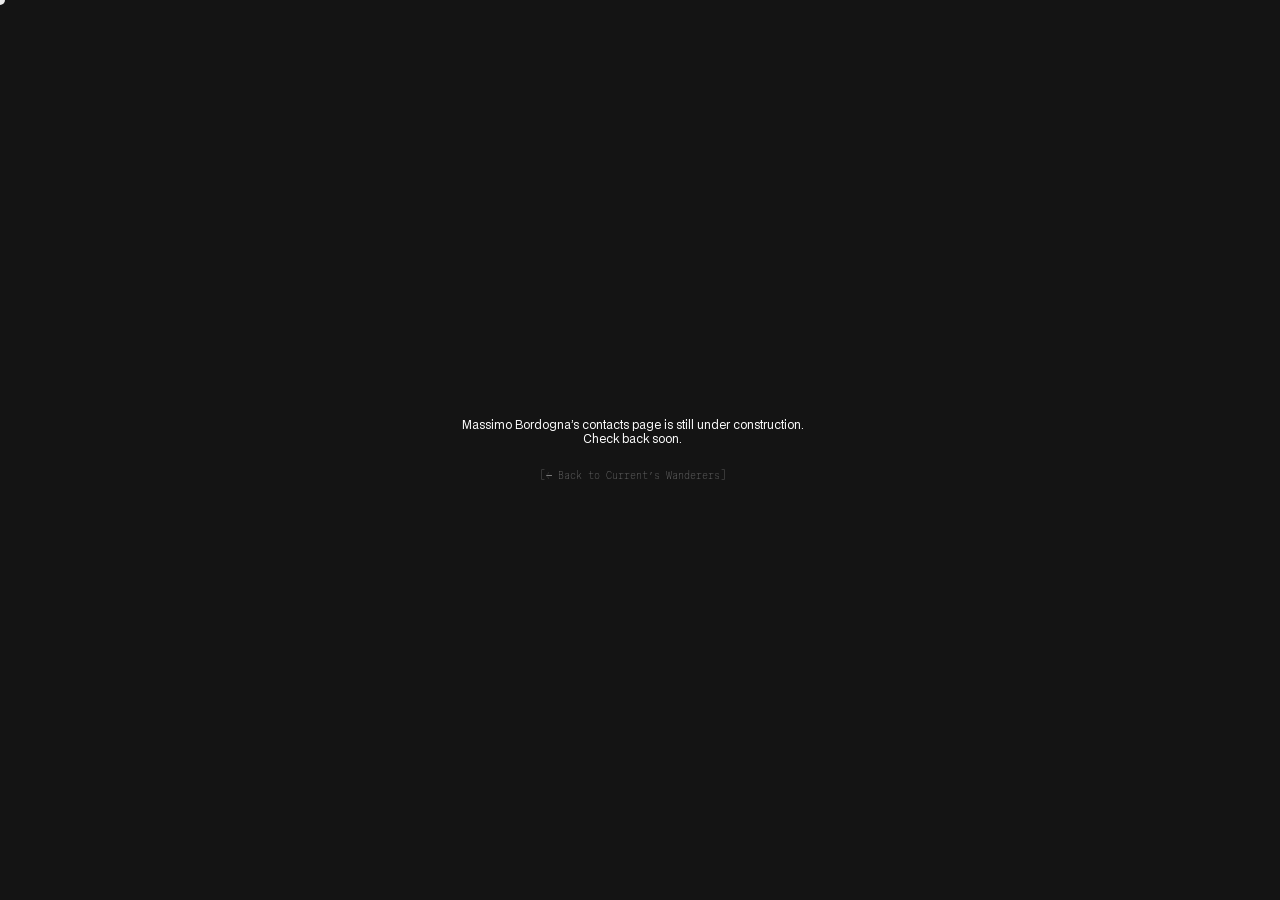
<file: contacts.html>
<!DOCTYPE html>
<html lang="en" data-theme="dark">
<head>
  <meta charset="UTF-8">
  <meta name="viewport" content="width=device-width, initial-scale=1.0">
  <link rel="icon" type="image/png" href="favicon1.png?v=2">
  <title>Contacts · Massimo Bordogna</title>
  <link rel="stylesheet" href="style.css">
  <style>
    /* ---- portfolio page specific: no thesis chrome, just a message + a way back ---- */
    .portfolio-content {
      position: absolute;
      left: var(--margin);
      right: var(--margin);
      top: 0;
      bottom: 0;
      display: flex;
      flex-direction: column;
      align-items: center;
      justify-content: center;
      gap: 1.5rem;
      text-align: center;
    }

    .portfolio-message {
      font-family: var(--body-font, 'BDO Grotesk', sans-serif);
      font-weight: var(--body-weight, 400);
      font-size: var(--serif-body);
      line-height: 1.1;
    }

    .portfolio-back {
      font-family: 'Paper Mono', monospace;
      font-weight: var(--mono-weight);
      font-size: var(--mono);
      color: var(--fg-dim);
    }
    .portfolio-back:hover {
      color: var(--fg);
    }

    @media (orientation: portrait) {
      .portfolio-content {
        position: static;
        height: 80vh;
      }
    }
  </style>
</head>
<body>

  <div class="page">

    <div class="portfolio-content stack-item">
      <p class="portfolio-message">Massimo Bordogna’s contacts page is still under construction.<br>Check back soon.</p>
      <a class="portfolio-back" id="portfolioBack" href="index.html">[← Back to Current’s Wanderers]</a>
    </div>

  </div>

  <script src="script.js"></script>
  <script>
    (function () {
      var params = new URLSearchParams(location.search);
      var from = params.get('from');
      var allowed = ['index.html', 'video-essays.html', 'written-thesis.html', 'documentation.html'];
      if (from && allowed.indexOf(from) !== -1) {
        document.getElementById('portfolioBack').href = from;
      }
    })();
  </script>
</body>
</html>
</file>
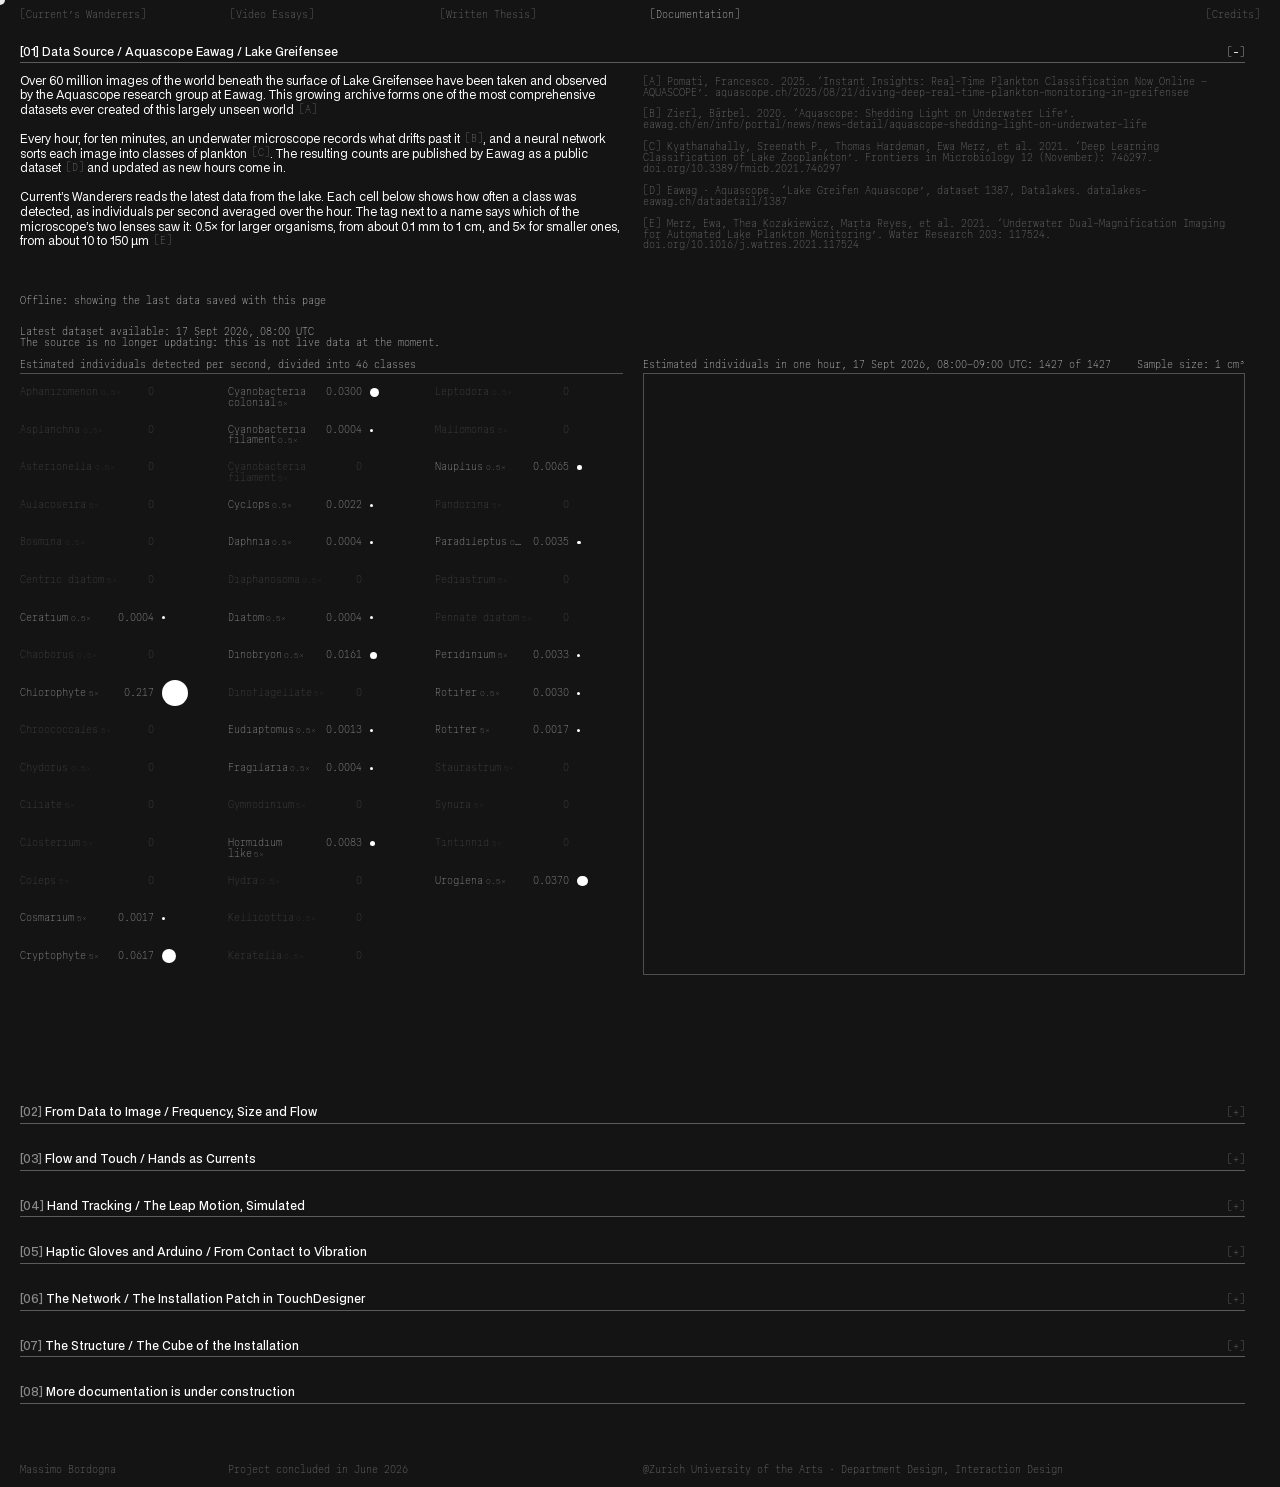
<file: documentation.html>
<!DOCTYPE html>
<html lang="en" data-theme="dark">
<head>
  <meta charset="UTF-8">
  <meta name="viewport" content="width=device-width, initial-scale=1.0">
  <link rel="icon" type="image/png" href="favicon1.png?v=2">
  <title>Documentation · Current's Wanderers</title>
  <link rel="stylesheet" href="style.css">
  <style>
    /* ---- live data prototype: 46 detection frequencies + a canvas of the sampled water ---- */
    /* two line pitches, in pixels, for the whole page: the grotesque's, and the mono's = 3/4 of it
       (four mono lines span three grotesque lines, so the baselines meet every third line) */
    .viz-page {
      --grot-lh: calc(var(--serif-body) * 1.15);
      --mono-lh: calc(var(--grot-lh) * 0.75);
      /* the empty space between one chapter and the next: nine lines of the text, against the three that
         separate the blocks inside a chapter */
      --chapter-gap: calc(var(--grot-lh) * 2);
    }

    /* the title of the section: above a line that runs from the left to the right margin */
    .viz-head {
      border-bottom: 1px solid rgba(255, 255, 255, 0.3);
      padding-bottom: 2px;
      /* one line of the text below, counted from the title's text (not from the line):
         minus the 2px of padding and the 1px of the line */
      margin-bottom: calc(var(--serif-body) * 1.15 - 3px);
    }
    /* the closing title: four lines of the text above it, like between the introduction and the data */
    .viz-head-more { margin-top: var(--chapter-gap); margin-bottom: 0; }
    .viz-head h2 {
      font-family: var(--title-font, 'BDO Grotesk', sans-serif);
      font-weight: var(--title-weight, 500);
      font-size: var(--serif-body);
      line-height: var(--grot-lh);
      color: var(--fg);
    }

    /* the introduction: text over columns 1-3, the sources over columns 4-6 */
    .viz-intro {
      display: grid;
      grid-template-columns: repeat(6, minmax(0, 1fr));
      column-gap: var(--gutter);
      /* at least three lines of the text above the next block (the block is as tall as its taller
         column, so the gap below the last line of the text is never less than this) */
      margin-bottom: calc(var(--serif-body) * 1.15 * 3);
    }
    .intro-text {
      grid-column: 1 / 4;
      font-family: var(--body-font, 'BDO Grotesk', sans-serif);
      font-weight: var(--body-weight, 400);
      font-size: var(--serif-body);
      line-height: var(--grot-lh);
    }
    /* the two columns share one baseline grid: both use the same line pitch in pixels (not just
       the same multiplier, which gives different pixels at different font sizes) and a blank line
       between paragraphs / sources */
    .intro-text p + p { margin-top: var(--grot-lh); }
    .intro-sources {
      grid-column: 4 / 7;
      font-family: 'Paper Mono', monospace;
      font-weight: var(--mono-weight);
      font-size: var(--mono);
      line-height: var(--mono-lh);
      /* the two fonts sit differently in their line boxes: this brings the first mono baseline
         onto the first baseline of the grotesque text (they are 0.18 em apart) */
      padding-top: 0.18em;
      color: var(--fg-dim);
    }
    /* each source is one link: it opens the article in a new tab. A source and its letter(s)
       in the text light up together (script below: .is-lit) */
    .src {
      display: block;
      margin-bottom: var(--mono-lh);   /* one mono line between sources, so they stay on the mono pitch */
      overflow-wrap: anywhere;
      color: var(--fg-dim);
      transition: color 0.15s ease;
    }
    .src.is-lit, .cite.is-lit { color: #fff; }
    .cite {
      transition: color 0.15s ease;
      font-family: 'Paper Mono', monospace;
      font-weight: var(--mono-weight);
      font-size: 0.8em;
      color: var(--fg-dim);
      vertical-align: 0.15em;
      margin-left: 0.15em;
      line-height: 0;            /* a raised letter must not make its line taller than the grid pitch */
    }

    .viz-info:not(:has(.viz-status:not([hidden]))) { display: none; }
    .viz-info {
      margin-top: calc(var(--margin) * -0.5);
      margin-bottom: var(--margin);
      font-family: 'Paper Mono', monospace;
      font-weight: var(--mono-weight);
      font-size: var(--mono);
      line-height: var(--mono-lh);
      color: var(--fg-dim);
    }
    .viz-info .viz-line + .viz-line { margin-top: 0.35em; }
    .viz-status.is-offline { color: var(--fg); }

    .viz {
      display: grid;
      grid-template-columns: repeat(6, minmax(0, 1fr));
      column-gap: var(--gutter);
      align-items: start;
    }

    /* a line of text above the list (columns 1-3) and one above the canvas (columns 4-6) */
    /* the descriptions stay in the mono but in full white: the names and numbers under them are
       70% / 25% white, which is what tells the description from the data */
    .viz-cap {
      grid-row: 2;
      margin-bottom: 2px;        /* the same distance as between a title and its line */
      font-family: 'Paper Mono', monospace;
      font-weight: var(--mono-weight);
      font-size: var(--mono);
      line-height: var(--mono-lh);
      color: var(--fg);
    }
    /* the date of the dataset is the first line of the same block of descriptions, over the full width */
    .viz-cap-date { grid-column: 1 / 7; grid-row: 1; margin-bottom: var(--mono-lh); white-space: pre-line; }   /* one blank mono line below it */
    .viz-cap-cells { grid-column: 1 / 4; }
    .viz-cap-stage { grid-column: 4 / 7; display: flex; flex-wrap: wrap; justify-content: space-between; column-gap: 1.5em; }
    .viz-cap-stage .cap-right { margin-left: auto; text-align: right; }

    /* the 46 cells: three columns, filled top to bottom */
    .cells {
      grid-column: 1 / 4;
      grid-row: 3;
      /* a line under the description, level with the top edge of the square (same colour and weight) */
      border-top: 1px solid rgba(255, 255, 255, 0.25);
      display: grid;
      grid-template-columns: repeat(3, minmax(0, 1fr));
      grid-template-rows: repeat(16, 1fr);
      grid-auto-flow: column;
      column-gap: var(--gutter);
      aspect-ratio: 1 / 1;
    }
    .cell {
      position: relative;
      /* compact: each cell is only as wide as it needs (about 18 characters of name), left-aligned
         on its grid column; a name that doesn't fit goes on two lines */
      width: min(100%, 18em);
      justify-self: start;
      display: grid;
      grid-template-columns: minmax(0, 1fr) auto 34px;
      /* the first line of the name sits in the vertical middle of the row, so the first lines
         line up across the columns; the number and the circle always stay level with that first
         line, and a second line of the name hangs below it */
      grid-template-rows: calc(50% - var(--mono-lh) / 2) auto;
      align-items: start;
      column-gap: 8px;
      background: none;
      border: none;
      padding: 0;
      text-align: left;
      font-family: 'Paper Mono', monospace;
      font-weight: var(--mono-weight);
      font-size: var(--mono);
      line-height: var(--mono-lh);
      color: rgba(255, 255, 255, 0.7);      /* a class that is present: 70% white */
      cursor: pointer;
      transition: color 0.2s ease;
    }
    /* only the classes that are present (and switched on) react to the mouse: 100% white */
    .cell:not(.is-off):not(.is-none):hover,
    .cell.is-hot { color: #fff; }
    /* switched off by hand: 25% and no reaction (still clickable, to switch it on again) */
    .cell.is-off { color: rgba(255, 255, 255, 0.25); }
    /* not detected in this hour: they do not exist for now: 25%, no dot at all, no reaction */
    .cell.is-none { color: rgba(255, 255, 255, 0.25); pointer-events: none; cursor: default; }
    .cell.is-none .cell-dot i { display: none; }
    /* the circle comes after the name and the number and hugs the number (left-aligned in its slot),
       so it clearly belongs to its own row and not to the next column */
    .cell > * { grid-row: 2; }
    .cell-dot {
      display: flex;
      align-items: center;
      justify-content: flex-start;
      height: var(--mono-lh);    /* one line: the circle is centred on the first line */
    }
    .cell-dot i {
      display: block;
      border-radius: 50%;
      background: var(--fg);
      transition: width 0.4s ease, height 0.4s ease;
    }
    .cell-dot i.is-zero {
      background: none;
      border: 1px solid rgba(255, 255, 255, 0.25);
    }
    .cell.is-off .cell-dot i { background: none; border: 1px solid rgba(255, 255, 255, 0.25); }
    /* words are never broken: a name wraps between words, and a word that is too long for the
       line on its own is cut with an ellipsis */
    .cell-name {
      line-height: var(--mono-lh);
      overflow: hidden;
      text-overflow: ellipsis;
      overflow-wrap: normal;
      word-break: normal;
      hyphens: none;
    }
    .cell-name small { font-size: 0.85em; opacity: 0.7; margin-left: 0.35em; }
    .cell-val { font-variant-numeric: tabular-nums; }

    /* the square canvas: the 1 cm of water the microscope looks at */
    .stage {
      grid-column: 4 / 7;
      grid-row: 3;
      position: relative;
      aspect-ratio: 1 / 1;
      border: 1px solid rgba(255, 255, 255, 0.25);
    }
    .stage canvas {
      display: block;
      width: 100%;
      height: 100%;
    }

    /* ---- from data to image: the 52 animated creatures of the installation ---- */
    .viz-head-next { margin-top: var(--chapter-gap); }
    /* the formula over columns 4-6: the same mono block as the sources, in full white */
    .intro-sources.is-formula { color: var(--fg); }
    .intro-sources.is-formula p + p { margin-top: var(--mono-lh); }
    .intro-sources.is-formula .dim { color: var(--fg-dim); }

    /* the creatures (columns 1-4, 8 tracks) and a square that shows the one under the pointer
       enlarged (columns 5-6) with a few lines about it above it */
    .creature-layout {
      display: grid;
      grid-template-columns: repeat(6, minmax(0, 1fr));
      column-gap: var(--gutter);
      align-items: start;
    }
    /* a short description above the creatures, in the space over the line (columns 1-4) */
    .creature-cap {
      grid-column: 1 / 5;
      grid-row: 1;
      align-self: start;
      font-family: 'Paper Mono', monospace;
      font-weight: var(--mono-weight);
      font-size: var(--mono);
      line-height: var(--mono-lh);
      color: var(--fg);
    }
    .creature-cap p + p { color: var(--fg-dim); }
    .creature-cap #staleNote { color: var(--fg); }
    .creature-info {
      min-height: calc(var(--mono-lh) * 3);
      margin-bottom: 2px;
      font-family: 'Paper Mono', monospace;
      font-weight: var(--mono-weight);
      font-size: var(--mono);
      line-height: var(--mono-lh);
      color: var(--fg);
      white-space: pre-line;
    }
    .creature-info.is-idle { color: var(--fg-dim); }
    .creature-view {
      grid-column: 5 / 7;
      grid-row: 1;
      position: sticky;                   /* stays in view while the grid scrolls */
      top: calc(var(--bar-h, 0px) + var(--push, 0px) + var(--margin));
    }
    .creature-stage {
      position: relative;
      aspect-ratio: 1 / 1;
      border: 1px solid rgba(255, 255, 255, 0.25);
    }
    .creature-stage img {
      position: absolute;
      inset: 0;
      width: 100%;
      height: 100%;
      object-fit: contain;
    }

    /* 8 tracks with the same gutter as the six columns: every second edge is a column edge.
       The line sits level with the top edge of the square. */
    .creatures {
      grid-column: 1 / 5;
      grid-row: 1;
      margin-top: calc(var(--mono-lh) * 3 + 2px);
      border-top: 1px solid rgba(255, 255, 255, 0.25);
      padding-top: var(--gutter);
      display: grid;
      grid-template-columns: repeat(8, minmax(0, 1fr));
      gap: var(--gutter);
    }
    .creature {
      position: relative;
      aspect-ratio: 1 / 1;
      outline: none;
    }
    .creature img {
      display: block;
      width: 100%;
      height: 100%;
      opacity: 0.7;                       /* present in the latest hour: 70% */
      transition: opacity 0.2s ease;
      pointer-events: none;
      user-select: none;
    }
    .creature.is-none img { opacity: 0.25; }   /* not detected in the latest hour: it would not appear */
    .creature .creature-n {
      position: absolute;
      top: 0;
      left: 0;
      font-family: 'Paper Mono', monospace;
      font-weight: var(--mono-weight);
      font-size: var(--mono);
      line-height: var(--mono-lh);
      color: rgba(255, 255, 255, 0.25);
      transition: color 0.2s ease;
    }
    .creature.is-hot img { opacity: 1; }
    .creature.is-hot .creature-n { color: #fff; }
    .creatures:has(.is-hot) .creature:not(.is-hot) img { opacity: 0.2; }

    /* the number of the chapter in its title, in the title's own font; it lights up (full white) while its chapter is open */
    .chap-n {
      color: var(--fg-dim);
      transition: color 0.3s ease;
    }
    .viz-head.is-open .chap-n { color: #fff; }

    /* ---- flow and touch: the installation's flow field, with the pointer in place of the hands ---- */
    .flow {
      display: grid;
      grid-template-columns: repeat(6, minmax(0, 1fr));
      column-gap: var(--gutter);
      align-items: start;
    }
    .flow-view { grid-column: 4 / 7; grid-row: 1; }
    /* the switches above the square: the same mono as the other descriptions */
    .flow-toggles {
      min-height: calc(var(--mono-lh) * 2);
      margin-bottom: 2px;
      display: flex;
      flex-wrap: wrap;
      column-gap: 1.5em;
      align-content: flex-start;
      font-family: 'Paper Mono', monospace;
      font-weight: var(--mono-weight);
      font-size: var(--mono);
      line-height: var(--mono-lh);
    }
    .flow-toggles button {
      background: none;
      border: none;
      padding: 0;
      font: inherit;
      color: rgba(255, 255, 255, 0.7);
      cursor: pointer;
      text-align: left;
      transition: color 0.2s ease;
    }
    .flow-toggles button:hover, .flow-toggles button:focus-visible { color: #fff; }
    .flow-stage {
      position: relative;
      aspect-ratio: 1 / 1;
      border: 1px solid rgba(255, 255, 255, 0.25);
      overflow: hidden;
      touch-action: pan-y;
    }
    .flow-stage canvas { position: absolute; inset: 0; width: 100%; height: 100%; }
    .flow-creatures { position: absolute; inset: 0; pointer-events: none; }
    .flow-creatures img { position: absolute; left: 0; top: 0; display: none; pointer-events: none; will-change: transform; opacity: 0.9; }
    /* the three behaviours, in the space under the switches (columns 1-3); the one that is happening lights up */
    .flow-states {
      grid-column: 1 / 4;
      grid-row: 1;
      margin-top: calc(var(--mono-lh) * 2 + 2px);
      border-top: 1px solid rgba(255, 255, 255, 0.25);
      padding-top: var(--gutter);
      font-family: 'Paper Mono', monospace;
      font-weight: var(--mono-weight);
      font-size: var(--mono);
      line-height: var(--mono-lh);
    }
    .flow-state { color: var(--fg-dim); transition: color 0.25s ease; }
    .flow-state + .flow-state { margin-top: var(--mono-lh); }
    .flow-state.is-on { color: #fff; }
    .flow-readout { margin-top: calc(var(--mono-lh) * 2); color: var(--fg-dim); }
    /* the wiring of the gloves: Arduino pin - transistor on the breadboard - two coin motors - point of the glove */
    .haptic-wiring {
      color: var(--fg-dim);
      font-family: 'Paper Mono', monospace;
      font-weight: var(--mono-weight);
      font-size: var(--mono);
      line-height: calc(var(--mono-lh) * 1.25);
    }
    /* the drawing in a horizontal window, the plain rows in a vertical one */
    .haptic-wiring .w-art { display: block; width: 100%; max-width: 560px; height: auto; margin-top: var(--mono-lh); }
    .haptic-wiring .w-list { display: none; }
    .haptic-wiring .w-art * { vector-effect: non-scaling-stroke; }
    .w-ch .w-sig { opacity: 0.55; transition: opacity 0.15s ease; }
    .w-ch.is-on .w-sig { opacity: 1; stroke-width: 2; }
    .w-ch.is-on .w-hp { fill: #fff; }
    .w-ch.is-on .w-res { stroke-width: 2; }
    .w-ch .w-mot { transition: fill 0.15s ease; }
    .w-ch.is-on .w-mot { fill: #fff; fill-opacity: 0.45; animation: w-shake 0.08s linear infinite; }
    .w-ch.is-on .w-nm { fill-opacity: 1; }
    @media (orientation: portrait) {
      .haptic-wiring .w-art { display: none; }
      .haptic-wiring .w-list { display: block; }
    }
    @media (prefers-reduced-motion: reduce) { .w-ch.is-on .w-mot { animation: none; } }
    .w-src { color: var(--fg); margin-bottom: var(--mono-lh); }
    .w-row {
      display: grid;
      grid-template-columns: 2.8em minmax(4px, 1fr) 1.7em minmax(4px, 1fr) 3.4em minmax(4px, 1fr) 3.2em 8.4em 2.4em;
      align-items: center;
    }
    .w-head { margin-bottom: calc(var(--mono-lh) * 0.5); }
    .w-h1 { grid-column: 1 / 3; }
    .w-h2 { grid-column: 3 / 7; }
    .w-h3 { grid-column: 7 / 10; }
    .w-group { margin-top: calc(var(--mono-lh) * 0.75); margin-bottom: calc(var(--mono-lh) * 0.25); color: var(--fg); }
    .w-group { display: flex; justify-content: space-between; align-items: center; column-gap: 1em; }
    .w-r { color: var(--fg-dim); display: inline-flex; align-items: center; gap: 0.6em; }
    .w-rbox { display: inline-block; min-width: 2em; text-align: center; border: 1px solid rgba(255, 255, 255, 0.3); border-radius: 2px; }
    .w-pin, .w-q, .w-res {
      text-align: center;
      border: 1px solid rgba(255, 255, 255, 0.3);
      border-radius: 2px;
      transition: border-color 0.15s ease;
    }
    .w-line { height: 1px; background: rgba(255, 255, 255, 0.25); transition: background 0.15s ease; }
    .w-m { display: flex; justify-content: center; gap: 3px; }
    .w-m b { display: block; width: 8px; height: 8px; border-radius: 50%; border: 1px solid rgba(255, 255, 255, 0.5); }
    .w-name { padding-left: 0.9em; }
    .w-pow { text-align: right; font-variant-numeric: tabular-nums; }
    .w-row.is-on { color: #fff; }
    .w-row.is-on .w-pin, .w-row.is-on .w-q, .w-row.is-on .w-res { border-color: #fff; }
    .w-row.is-on .w-line { background: #fff; }
    .w-row.is-on .w-m b { background: #fff; border-color: #fff; animation: w-shake 0.08s linear infinite; }
    @keyframes w-shake { 0% { transform: translate(0.7px, 0); } 50% { transform: translate(-0.7px, 0.7px); } 100% { transform: translate(0.7px, -0.7px); } }
    @media (prefers-reduced-motion: reduce) { .w-row.is-on .w-m b { animation: none; } }
    .haptic-log-title { margin-top: var(--mono-lh); color: var(--fg-dim); }
    .haptic-log { white-space: pre; color: var(--fg); min-height: calc(var(--mono-lh) * 8); }

    /* ---- the network map ---- */
    .net-legend { display: flex; flex-wrap: wrap; gap: 6px 1.2em; margin: 0 0 var(--mono-lh); }
    .net-fam {
      display: inline-flex; align-items: center; gap: 0.6em;
      background: none; border: none; padding: 0; cursor: pointer;
      font: inherit; color: var(--fg-dim); transition: color 0.2s ease;
    }
    .net-fam canvas { display: block; }
    .net-fam:hover, .net-fam.is-on { color: #fff; }
    .net-groups {
      display: flex; flex-wrap: wrap; gap: 0 1.2em; margin-bottom: 6px;
      font-family: 'Paper Mono', monospace; font-weight: var(--mono-weight); font-size: var(--mono); line-height: var(--mono-lh);
    }
    .net-grp { background: none; border: none; padding: 0; font: inherit; color: rgba(255, 255, 255, 0.7); cursor: pointer; transition: color 0.2s ease; }
    .net-grp:hover, .net-grp.is-on { color: #fff; }
    .net-bar {
      display: flex; justify-content: space-between; align-items: baseline; column-gap: 1.5em;
      margin-bottom: 2px;
      font-family: 'Paper Mono', monospace; font-weight: var(--mono-weight); font-size: var(--mono); line-height: var(--mono-lh);
      color: var(--fg);
    }
    .net-btns button { background: none; border: none; padding: 0 0 0 1em; font: inherit; color: rgba(255, 255, 255, 0.7); cursor: pointer; transition: color 0.2s ease; }
    .net-btns button:hover { color: #fff; }
    .net-stage { border: 1px solid rgba(255, 255, 255, 0.25); height: min(80vh, 860px); }
    .net-stage canvas { display: block; width: 100%; height: 100%; cursor: grab; touch-action: none; }
    .net-info {
      min-height: calc(var(--mono-lh) * 3); margin-top: 6px; white-space: pre-line;
      font-family: 'Paper Mono', monospace; font-weight: var(--mono-weight); font-size: var(--mono); line-height: var(--mono-lh);
      color: var(--fg);
    }
    .net-info.is-idle { color: var(--fg-dim); }

    /* ---- chapters that fold ---- */
    /* a title opens and closes its chapter, one open at a time (in every layout). Folded, the titles are two lines apart;
       an open chapter is followed by the usual nine lines (the space below it and the title's own two lines overlap) */
    .viz-head:has(.chap-toggle) { display: flex; justify-content: space-between; align-items: baseline; column-gap: 1em; cursor: pointer; }
    .viz-head:has(.chap-toggle):not(.is-open) { margin-bottom: 0; }
    .chap-toggle {
      display: inline; flex: none;
      font-family: 'Paper Mono', monospace; font-weight: var(--mono-weight); font-size: var(--mono);
      color: var(--fg-dim); transition: color 0.2s ease;
    }
    .viz-head:hover .chap-toggle, .viz-head.is-open .chap-toggle { color: #fff; }
    .chap-body { display: none; }
    .chap-body.is-open { display: block; margin-bottom: calc(var(--grot-lh) * 9); }

    /* ---- the structure ---- */
    .cube { display: grid; grid-template-columns: repeat(6, minmax(0, 1fr)); column-gap: var(--gutter); align-items: start; }
    .cube-draw { grid-column: 1 / 5; }
    .cube-draw canvas { display: block; width: 100%; height: min(90vh, 900px); cursor: grab; touch-action: pan-y; }
    .cube-side {
      grid-column: 5 / 7;
      position: sticky;
      top: calc(var(--bar-h, 0px) + var(--push, 0px) + var(--margin) + 28px);
      font-family: 'Paper Mono', monospace; font-weight: var(--mono-weight); font-size: var(--mono); line-height: var(--mono-lh);
    }
    .cube-toggles { display: flex; flex-direction: column; align-items: flex-start; margin-bottom: var(--mono-lh); }
    .cube-toggles button { background: none; border: none; padding: 0; font: inherit; color: rgba(255, 255, 255, 0.7); cursor: pointer; text-align: left; transition: color 0.2s ease; }
    .cube-toggles button:hover { color: #fff; }
    .cube-info { min-height: calc(var(--mono-lh) * 6); white-space: pre-line; color: var(--fg); }
    .cube-info.is-idle { color: var(--fg-dim); }

    /* ---- hand tracking ---- */
    .hand { display: grid; grid-template-columns: repeat(6, minmax(0, 1fr)); column-gap: var(--gutter); align-items: start; }
    .hand-bar {
      display: flex; flex-wrap: wrap; align-items: baseline; column-gap: 1.5em; margin-bottom: 2px;
      font-family: 'Paper Mono', monospace; font-weight: var(--mono-weight); font-size: var(--mono); line-height: var(--mono-lh);
    }
    .hand-bar button { background: none; border: none; padding: 0; font: inherit; color: rgba(255, 255, 255, 0.7); cursor: pointer; transition: color 0.2s ease; }
    .hand-bar button:hover { color: #fff; }
    .hand-status { color: var(--fg-dim); }
    /* the descriptions are one row over the squares, sitting 2 px above their top edge (as in the other chapters):
       the controls over the picture, the caption over the joints */
    .hand-view { display: contents; margin: 0; }
    .hand-bar { grid-column: 1 / 4; grid-row: 1; align-self: end; }
    .hand-cap { grid-column: 4 / 7; grid-row: 1; align-self: end; }
    #handCam { grid-column: 1 / 4; grid-row: 2; }
    #handOut { grid-column: 4 / 7; grid-row: 2; }
    .hand-cap { margin-bottom: 2px; font-family: 'Paper Mono', monospace; font-weight: var(--mono-weight); font-size: var(--mono); line-height: var(--mono-lh); color: var(--fg); }
    .hand-view canvas { display: block; width: 100%; aspect-ratio: 1 / 1; }
    #handCam.is-ir { filter: grayscale(1) contrast(1.4) brightness(0.95); }

    @media (orientation: landscape) {
      html, body { height: auto; }
      html { overflow-y: auto; }
      body { overflow: visible; }
      .page {
        display: flex;
        flex-direction: column;
        height: auto;
        min-height: 100vh;
        padding-top: calc(var(--bar-h) + var(--push));
      }
      .content-row { padding: var(--margin) var(--margin) 0 var(--margin); }
    }
    @media (orientation: portrait) {
      .content-row { display: contents; }
      .viz { display: block; }
      .viz-intro { display: block; }
      .intro-sources { margin-top: 1.5rem; }
      .stage { margin-bottom: 1.5rem; }
      .viz-cap-stage { margin-top: 1rem; }
      /* vertical version: the sample size is aligned to the left of the square (on its own line
         when the two texts don't fit side by side), not to the right */
      .viz-cap-stage { justify-content: flex-start; }
      .viz-cap-stage .cap-right { margin-left: 0; text-align: left; }
      .cells { grid-template-columns: repeat(2, minmax(0, 1fr)); grid-template-rows: repeat(23, 2.4rem); aspect-ratio: auto; }
      /* the enlarged creature stays at the top of the screen while the grid scrolls under it */
      .chap-body.is-open { margin-bottom: calc(var(--grot-lh) * 4); }
      .cube { display: block; }
      .cube-draw canvas { height: 62vh; }
      .cube-side { position: static; margin-top: 1rem; }
      /* the two squares lie one over the other: the joints sit on a very dark picture */
      .hand { grid-template-columns: minmax(0, 1fr); }
      .hand-bar { grid-column: 1; grid-row: 1; }
      .hand-cap { grid-column: 1; grid-row: 2; margin-top: 1rem; }
      #handCam, #handOut { grid-column: 1; grid-row: 3; }
      #handOut { position: relative; z-index: 1; }                               /* the filtered picture would otherwise be painted over it */
      #handCam.is-ir { filter: grayscale(1) contrast(1.4) brightness(0.95) brightness(0.28); }
      .net-stage { height: 60vh; }
      .flow { display: flex; flex-direction: column-reverse; align-items: stretch; }
      .flow-states { margin-top: 1.5rem; }
      .creature-layout { display: flex; flex-direction: column-reverse; align-items: stretch; }
      .creature-cap { margin: 12px 0 2px; }
      .creature-view { position: sticky; top: 18px; z-index: 3; background: var(--bg); padding: 8px 0 10px; }
      .creature-stage { width: min(100%, 36vh); }
      .creatures { margin-top: 0; grid-template-columns: repeat(4, minmax(0, 1fr)); gap: 12px; padding-top: 12px; }
    }
  </style>
</head>
<body>

  <div class="page">

    <div class="credits-backdrop" id="creditsBackdrop"></div>

    <div class="content-row">
    <nav class="site-nav">
      <button class="nav-toggle" id="navToggle" type="button">[Menu]</button>
      <button class="credits-toggle-v" id="creditsToggleV" type="button" aria-expanded="false" aria-controls="credits">[Credits]</button>
      <div class="nav-list" id="navList">
        <a href="index.html"><span class="nav-num">[01]·</span>[Current’s Wanderers]</a>
        <a href="video-essays.html"><span class="nav-num">[02]·</span>[Video Essays]</a>
        <a href="written-thesis.html"><span class="nav-num">[03]·</span>[Written Thesis]</a>
        <a href="documentation.html" class="active"><span class="nav-num">[04]·</span>[Documentation]</a>
        <button class="credits-toggle" id="creditsToggle" type="button" aria-expanded="false" aria-controls="credits">[Credits]</button>
      </div>
      <div class="credits" id="credits" role="region" aria-label="Credits">
        <div class="credits-inner">
          <div class="cr cr-id">Massimo Bordogna<br>Master Thesis Project<br>2024-2026</div>
          <div class="cr cr-dept">Interaction Design ZHdK<br>Department of Design</div>
          <div class="cr cr-team">Mentors · Prof. Dr. Karmen Franinović, Luke Franzke and Anthea Oestreicher<span class="credits-sep"> / </span>Teaching Assistant · Duy Bui<span class="credits-sep"> / </span>External collaborators · Marta Reyes and Stefanie Eyring · Eawag «Swiss Federal Institute of Aquatic Science and Technology» · Aquascope</div>
          <div class="cr cr-exh">Exhibitions<br><a href="https://www.zhdk.ch/en/event/61449" target="_blank" rel="noopener noreferrer">2026 Hybrid Affections</a><br><a href="https://design.zhdk.ch/en/diploma-archive/2026/?special_field=interaction-design" target="_blank" rel="noopener noreferrer">2026 ZHdK Diploma Exhibition</a><br><a href="https://fantoche.ch/en/gramme/REFRESH-x-Fantoche-%25235~prg3527" target="_blank" rel="noopener noreferrer">2026 REFRESH x Fantoche</a></div>
          <div class="cr cr-ack">Acknowledgements<br>Winner ZHdK Förderpreis<br>Nominee ZHdK Punch Preis</div>
          <div class="cr cr-fp">Fonts used in the project<br><a href="https://www.collletttivo.it/typefaces/apfel-grotezk" target="_blank" rel="noopener noreferrer">Apfel Grotezk</a><br><a href="https://pangrampangram.com/products/kyoto" target="_blank" rel="noopener noreferrer">PP Kyoto</a><br><a href="https://www.collletttivo.it/typefaces/necto-mono" target="_blank" rel="noopener noreferrer">Necto Mono</a></div>
          <div class="cr cr-fw">Fonts used in the website<br><a href="https://lokalcontainer.com/BDO-Grotesk" target="_blank" rel="noopener noreferrer">BDO Grotesk</a><br><a href="https://www.collletttivo.it/typefaces/apfel-grotezk" target="_blank" rel="noopener noreferrer">Apfel Grotezk</a><br><a href="https://paper.design/mono" target="_blank" rel="noopener noreferrer">Paper Mono</a></div>
        </div>
      </div>
    </nav>

    <div class="stack-item viz-page" style="min-width:0;width:100%">
      <div class="viz-head" data-step="Data Source"><h2><span class="chap-n">[01]</span> Data Source / Aquascope Eawag / Lake Greifensee</h2></div>

      <div class="viz-intro">
        <div class="intro-text">
          <p>Over 60 million images of the world beneath the surface of Lake Greifensee have been taken and observed by the Aquascope research group at Eawag. This growing archive forms one of the most comprehensive datasets ever created of this largely unseen world <a class="cite" data-ref="a" href="https://aquascope.ch/2025/08/21/diving-deep-real-time-plankton-monitoring-in-greifensee/" target="_blank" rel="noopener noreferrer">[A]</a></p>
          <p>Every hour, for ten minutes, an underwater microscope records what drifts past it <a class="cite" data-ref="b" href="https://www.eawag.ch/en/info/portal/news/news-detail/aquascope-shedding-light-on-underwater-life/" target="_blank" rel="noopener noreferrer">[B]</a>, and a neural network sorts each image into classes of plankton <a class="cite" data-ref="c" href="https://doi.org/10.3389/fmicb.2021.746297" target="_blank" rel="noopener noreferrer">[C]</a>. The resulting counts are published by Eawag as a public dataset <a class="cite" data-ref="d" href="https://www.datalakes-eawag.ch/datadetail/1387" target="_blank" rel="noopener noreferrer">[D]</a> and updated as new hours come in.</p>
          <p>Current’s Wanderers reads the latest data from the lake. Each cell below shows how often a class was detected, as individuals per second averaged over the hour. The tag next to a name says which of the microscope’s two lenses saw it: 0.5× for larger organisms, from about 0.1 mm to 1 cm, and 5× for smaller ones, from about 10 to 150 µm <a class="cite" data-ref="e" href="https://doi.org/10.1016/j.watres.2021.117524" target="_blank" rel="noopener noreferrer">[E]</a></p>
        </div>
        <div class="intro-sources">
          <a class="src" id="src-a" data-ref="a" href="https://aquascope.ch/2025/08/21/diving-deep-real-time-plankton-monitoring-in-greifensee/" target="_blank" rel="noopener noreferrer">[A] Pomati, Francesco. 2025. ‘Instant Insights: Real-Time Plankton Classification Now Online – AQUASCOPE’. aquascope.ch/2025/08/21/diving-deep-real-time-plankton-monitoring-in-greifensee</a>
          <a class="src" id="src-b" data-ref="b" href="https://www.eawag.ch/en/info/portal/news/news-detail/aquascope-shedding-light-on-underwater-life/" target="_blank" rel="noopener noreferrer">[B] Zierl, Bärbel. 2020. ‘Aquascope: Shedding Light on Underwater Life’. eawag.ch/en/info/portal/news/news-detail/aquascope-shedding-light-on-underwater-life</a>
          <a class="src" id="src-c" data-ref="c" href="https://doi.org/10.3389/fmicb.2021.746297" target="_blank" rel="noopener noreferrer">[C] Kyathanahally, Sreenath P., Thomas Hardeman, Ewa Merz, et al. 2021. ‘Deep Learning Classification of Lake Zooplankton’. Frontiers in Microbiology 12 (November): 746297. doi.org/10.3389/fmicb.2021.746297</a>
          <a class="src" id="src-d" data-ref="d" href="https://www.datalakes-eawag.ch/datadetail/1387" target="_blank" rel="noopener noreferrer">[D] Eawag · Aquascope. ‘Lake Greifen Aquascope’, dataset 1387, Datalakes. datalakes-eawag.ch/datadetail/1387</a>
          <a class="src" id="src-e" data-ref="e" href="https://doi.org/10.1016/j.watres.2021.117524" target="_blank" rel="noopener noreferrer">[E] Merz, Ewa, Thea Kozakiewicz, Marta Reyes, et al. 2021. ‘Underwater Dual-Magnification Imaging for Automated Lake Plankton Monitoring’. Water Research 203: 117524. doi.org/10.1016/j.watres.2021.117524</a>
        </div>
      </div>

      <div class="viz-info" id="vizInfo">
        <div class="viz-line viz-status" id="vizStatus" hidden></div>
      </div>

      <div class="viz">
        <div class="viz-cap viz-cap-date" id="vizTime"></div>
        <div class="viz-cap viz-cap-cells" id="vizCapCells"></div>
        <div class="cells" id="cells" aria-label="Detection frequency per class (detections per second)"></div>
        <div class="viz-cap viz-cap-stage"><span id="vizCount"></span><span class="cap-right">Sample size: 1 cm³</span></div>
        <div class="stage" id="stage">
          <canvas id="water"></canvas>
        </div>
      </div>

      <div class="viz-head viz-head-next" data-step="From Data to Image"><h2><span class="chap-n">[02]</span> From Data to Image / Frequency, Size and Flow</h2></div>

      <div class="viz-intro">
        <div class="intro-text">
          <p>In the installation, every class the Aquascope counts becomes a creature: an animation drawn for the project. There are 52 of them, because a few classes have more than one variant and take turns. They are numbered as in the software.</p>
          <p>This is not the square above. That one is a snapshot: one sphere for every individual counted in the latest hour, all drifting together. The installation works as a stream instead: creatures are born one at a time, at the rhythm the data gives them.</p>
          <p>The data decides when a creature appears. The installation reads the most recent record and, sixty times a second, gives each class a chance to be born: its frequency divided by sixty. A class seen 0.2 times per second appears about once every five seconds; a class that was not seen never appears. Nothing is sped up: a frequent class keeps arriving every few seconds, while the rarest class still detected appears only once every 10 to 40 minutes, so a visitor may never meet it. A creature enters from the right edge at a random height, is carried by a flow field, described in the next chapter, and is gone when it leaves the frame. At most fifty are alive at once.</p>
          <p>The biology decides how big it is. The size follows the longest axis of the organism, from 5 µm to 12,000 µm, on a logarithmic scale: the smallest stays visible at 5%, the largest fills the frame at 100%.</p>
        </div>
        <div class="intro-sources is-formula">
          <p>Size on screen<br><span class="dim">scale = 5 + 95 × (log10 x − log10 5) / (log10 12000 − log10 5)</span></p>
          <p><span class="dim">x: longest axis of the organism, in µm</span></p>
          <p><span class="dim">Smallest: Chroococcales, 5 µm → 5%<br>Largest: Leptodora, 12000 µm → 100%</span></p>
        </div>
      </div>

      <div class="creature-layout">
        <div class="creatures" id="creatures" aria-label="The 52 animated creatures of the installation"></div>
        <div class="creature-cap">
          <p>The 52 creatures of the installation, numbered as in the software.</p>
          <p>Brighter: the class was detected in the latest hour. Fainter: it was not, so it would not appear.</p>
          <p id="staleNote" hidden>The source is no longer updating: these are the last records, not live data.</p>
        </div>
        <div class="creature-view">
          <div class="creature-info is-idle" id="creatureInfo"></div>
          <div class="creature-stage" id="creatureStage"><img id="creatureBig" alt="" hidden></div>
        </div>
      </div>

      <div class="viz-head viz-head-next" data-step="Flow and Touch"><h2><span class="chap-n">[03]</span> Flow and Touch / Hands as Currents</h2></div>

      <div class="viz-intro">
        <div class="intro-text">
          <p>The creatures do not move on their own: they are carried by a flow field, a grid of 20 px cells, 96 by 96 over the 1920 px canvas, each holding a direction. The directions come from Perlin noise that slowly changes in time, so the current meanders and never repeats. A creature turns to follow the direction of the cell it is in.</p>
          <p>Hands change the current. The installation tracks both hands, a palm and five fingertips each, twelve points in all. What a point does to the current depends on whether it moves and for how long it has been still; the three behaviours are listed below.</p>
          <p>Below, the same logic runs in the browser. Move the pointer over the square: it stands in for one fingertip. The faint lines show the direction of the current in each cell, and brighten where a point is steering it. The speed-up of creatures near a fast point is toned down here compared with the installation.</p>
        </div>
        <div class="intro-sources is-formula">
          <p>Flow field<br><span class="dim">Cells of 20 px, 96 × 96. Perlin noise evolving slowly in time, a little faster when a point moves fast.</span></p>
          <p>Influence of a moving point<br><span class="dim">Radius from 50 to 500 px, from its speed (0 to 40 px per frame).</span></p>
          <p>Creature speed, in px per frame<br><span class="dim">Free flow: 6<br>A third of the points held: 3 · two thirds: 1<br>Next to a held point: 0.5<br>Next to a fast hand: up to 710</span></p>
        </div>
      </div>

      <div class="flow">
        <div class="flow-states">
          <div class="flow-state" data-state="moving"><p>Moving<br>A point that moves turns the current around it to follow its direction. The faster it goes, the wider the area it steers, from 50 to 500 px, and the creatures inside that area are swept along, up to very high speeds.</p></div>
          <div class="flow-state" data-state="brief"><p>Still, briefly<br>A point that has just stopped only pushes the current gently into a swirl around it, within 40 px.</p></div>
          <div class="flow-state" data-state="held"><p>Held<br>After two seconds without moving, the current starts to bend towards the point, over a radius that grows from 40 to 200 px, and the creatures close to it slow almost to a stop. The more points are held, the slower all the other creatures become.</p></div>
          <div class="flow-readout" id="flowReadout"></div>
        </div>
        <div class="flow-view">
          <div class="flow-toggles">
            <button type="button" id="flowCreaturesBtn"></button>
          </div>
          <div class="flow-stage" id="flowStage">
            <canvas id="flowCanvas"></canvas>
            <div class="flow-creatures" id="flowCreatures"></div>
          </div>
        </div>
      </div>

      <div class="viz-head viz-head-next" data-step="Hand Tracking"><h2><span class="chap-n">[04]</span> Hand Tracking / The Leap Motion, Simulated</h2></div>

      <div class="viz-intro">
        <div class="intro-text">
          <p>The hands are followed by a Leap Motion, an infrared sensor in the middle of the cube, under the hands. A small Python script, the bridge, reads it and sends every hand to TouchDesigner as OSC messages on port 7000: the palm, the fingers and other joints, their positions in millimetres, whether the hand is visible, and gestures such as grab and pinch.</p>
          <p>TouchDesigner keeps twelve of those points, the palm and the five fingertips of each hand, and places them on the 1920 px canvas: the position from side to side, in millimetres, is multiplied by 3.2, the depth from +200 to −200 mm runs across the height of the canvas, and the height of the hands scales the whole area, from 1.5 times when they are low to 0.3 times when they are high.</p>
          <p>Below, the sensor is replaced by the camera of your computer. On the left, the picture as an infrared sensor would give it: mirrored and in black and white. On the right, on a square of the same size, the joints that MediaPipe, a hand-tracking model by Google <a class="cite" data-ref="g" href="https://arxiv.org/abs/2006.10214" target="_blank" rel="noopener noreferrer">[G]</a>, finds on each hand (on a narrow screen the two squares lie one over the other, the picture very dark). The camera is switched on only if you choose it, and its picture never leaves your computer.</p>
        </div>
        <div class="intro-sources is-formula">
          <p>Messages<br><span class="dim">OSC, port 7000: /leap/{left|right}/… palm, fingers, arm, grab, pinch.</span></p>
          <p>Points kept<br><span class="dim">The palm and the five fingertips of each hand: 12.</span></p>
          <p>Canvas<br><span class="dim">x = 960 + 3.2 × x (mm). Depth +200 … −200 mm → 0 … 1920 px.</span></p>
          <p>Scale<br><span class="dim">Height 50 mm → 1.5 · 500 mm → 0.3, around the middle of the canvas.</span></p>
          <a class="src" id="src-g" data-ref="g" href="https://arxiv.org/abs/2006.10214" target="_blank" rel="noopener noreferrer">[G] Zhang, Fan, Valentin Bazarevsky, Andrey Vakunov, et al. 2020. ‘MediaPipe Hands: On-Device Real-Time Hand Tracking’. arXiv:2006.10214. arxiv.org/abs/2006.10214</a>
        </div>
      </div>

      <div class="hand">
        <div class="hand-bar">
          <button type="button" id="handSource"></button>
          <span class="hand-status" id="handStatus"></span>
        </div>
        <figure class="hand-view"><canvas id="handCam"></canvas></figure>
        <figure class="hand-view"><div class="hand-cap">The joints found on each hand</div><canvas id="handOut"></canvas></figure>
      </div>

      <div class="viz-head viz-head-next" data-step="Haptic Gloves"><h2><span class="chap-n">[05]</span> Haptic Gloves and Arduino / From Contact to Vibration</h2></div>

      <div class="viz-intro">
        <div class="intro-text">
          <p>Plankton cannot be heard, smelled or touched. The gloves add the missing sense: when a creature on the screen is also felt on the hand, the two read as one contact. In an early test with two daphnia on the screen, only one of them wired to a vibrating motor, the visitor’s attention went almost entirely to that one.</p>
          <p>Every frame, the software checks each of the twelve points tracked on the two hands, the palm and the five fingertips of each. A point is in contact when it is within 150 px of a living creature. For every point in contact, TouchDesigner sends the Arduino one line of text: the pin that drives that point’s motor, a colon and a power from 0 to 255, for instance 8:27. While the contact lasts a new value is sent every frame; when it ends, the pin gets a single 0. The Arduino reads each line and sets that pin to the power it was given: through an NMOS transistor on a breadboard, the pin drives two coin motors wired in parallel, so each glove has twelve motors and the pair has twenty-four. For safety, every pin goes through a resistor on its way to the transistor.</p>
          <p>The power is never constant. It oscillates around 25, a little either side, along a slow wave with some noise, and every pin has its own phase. The first prototype, a coin motor on each fingertip of a cycling glove built after a public tutorial <a class="cite" data-ref="f" href="https://www.youtube.com/watch?v=ZAsGHhWxwpM" target="_blank" rel="noopener noreferrer">[F]</a>, showed that the vibrations felt most alive close to the minimum power at which the motors start, almost like a living body, so that is where they are kept.</p>
          <p>Below, the same rule runs in the browser, with your own hands. Switch the camera on and hold them in front of it: MediaPipe, as in the previous chapter, finds the twelve points, and the square is the picture of the camera, mirrored. When a point touches a creature, its channel lights up in the diagram, its two motors shake, and the line that would go to the Arduino appears in the log.</p>
        </div>
        <div class="intro-sources is-formula">
          <p>Serial link<br><span class="dim">USB serial, 500,000 baud. One line per pin, pin:power, power from 0 to 255. Each line is sent twice, to avoid a problem in which the Arduino blocked the vibration of a pin.</span></p>
          <p>Contact<br><span class="dim">A point within 150 px (on the 1920 px canvas) of a living creature.</span></p>
          <p>Circuit<br><span class="dim">The Arduino’s 5 V and ground feed the rails of the breadboard. Each pin goes to the gate of an NMOS transistor, which switches the ground of its two motors. A safety resistor sits on every pin, before the transistor.</span></p>
          <p>Power value<br><span class="dim">About 25 while in contact, with a slow wave and a little noise. 0 otherwise.</span></p>
          <p>Pins<br><span class="dim">Right glove: palm 10 · thumb 9 · index 8 · middle 13 · ring 12 · pinky 11<br>Left glove: palm 4 · thumb 3 · index 2 · middle 7 · ring 6 · pinky 5</span></p>
          <a class="src" id="src-f" data-ref="f" href="https://www.youtube.com/watch?v=ZAsGHhWxwpM" target="_blank" rel="noopener noreferrer">[F] Science Buddies. 2025. ‘Arduino Science Project: Build a Haptic Glove’. youtube.com/watch?v=ZAsGHhWxwpM</a>
        </div>
      </div>

      <div class="flow">
        <div class="flow-states">
          <div class="haptic-wiring" id="hapticMap"></div>
          <p class="haptic-log-title">Sent to the Arduino, as pin:power</p>
          <div class="haptic-log" id="hapticLog"></div>
        </div>
        <div class="flow-view">
          <div class="flow-toggles">
            <button type="button" id="hapticCamera"></button>
            <button type="button" id="hapticCreaturesBtn"></button>
            <span class="hand-status" id="hapticCameraStatus"></span>
          </div>
          <div class="flow-stage" id="hapticStage">
            <canvas id="hapticCanvas"></canvas>
            <div class="flow-creatures" id="hapticCreatures"></div>
          </div>
        </div>
      </div>

      <div class="viz-head viz-head-next" data-step="The Network"><h2><span class="chap-n">[06]</span> The Network / The Installation Patch in TouchDesigner</h2></div>

      <div class="viz-intro">
        <div class="intro-text">
          <p>Everything described in this documentation runs in a single TouchDesigner project. Below is its network as it stood when the installation was shown: 392 nodes joined by 270 connections, redrawn as a map to move around in. It is a reference, not a tutorial, and it keeps the original layout.</p>
          <p>Much of it is repetition. Every creature has a movie node and a level node, and the creatures that make a sound have an audio node and an audio output as well, which is why the long rows of identical nodes are there. The rest is the logic of the previous chapters: the data and its JSON, the Python scripts that give birth to the creatures and compute the flow, the Leap Motion input, the serial link to the Arduino, and the shaders that draw the final image.</p>
          <p>Drag to move around. Pinch, or hold Ctrl or ⌘ and scroll, to zoom. Move the pointer over a node to follow its connections (a click keeps it). The groups, like the families, light up the parts of the patch that do one job while the pointer is on them (a click keeps them lit), and the entries and exits mark what comes into the patch from outside (the data, the hands, the files) and where it leaves (the Arduino, the projectors, the speakers); hover one of them to see every node it reaches.</p>
        </div>
        <div class="intro-sources is-formula">
          <p>Families<br><span class="dim">Each family has its own outline: plain, dashed, shaded, double, dotted or heavy on top. Click one to light up all its nodes.</span></p>
          <div class="net-legend" id="netLegend"></div>
          <p>Connections<br><span class="dim">They run from left to right: outputs on the right of a node, inputs on its left. Only direct wires are drawn, not the links a script makes by naming another node.</span></p>
          <p>Not drawn<br><span class="dim">The inside of the components (geometries, cameras, lights, windows).</span></p>
        </div>
      </div>

      <div class="net-bar">
        <span class="net-hint">TouchDesigner · main network</span>
        <span class="net-btns"><button type="button" id="netPorts"></button><button type="button" id="netOut" aria-label="Zoom out">[−]</button><button type="button" id="netIn" aria-label="Zoom in">[+]</button><button type="button" id="netFit">[Fit]</button></span>
      </div>
      <div class="net-groups" id="netGroups"></div>
      <div class="net-stage"><canvas id="netCanvas" aria-label="The TouchDesigner network of the installation"></canvas></div>
      <div class="net-info is-idle" id="netInfo"></div>

      <div class="viz-head viz-head-next" data-step="The Structure"><h2><span class="chap-n">[07]</span> The Structure / The Cube of the Installation</h2></div>

      <div class="viz-intro">
        <div class="intro-text">
          <p>The installation is a cube of 60 × 60 × 60 cm, a stand-in for the cubic centimetre of water that the underwater microscope looks at. It is built like a piece of laboratory equipment: a frame of aluminium profiles of 2 × 2 cm, side panels of 4 mm frosted acrylic, and painted MDF for the top and the bottom. It stands on four legs of the same profile, with its bottom about 40 cm from the floor.</p>
          <p>The top surface works like a glovebox. Two openings lead to a pair of gloves hanging inside, so that the visitor’s hands disappear into the cube, and a long-throw projector hung from the ceiling draws the visualisation on that surface, together with a digital version of the hands.</p>
          <p>Everything else is hidden. A wooden box, laser-cut, holds a Mac Studio and carries the Leap Motion in the middle of the cube, 40 cm below the top surface and 20 cm above the bottom one. On the floor of the cube sit the Arduino and its two breadboards. Around it, in a corner of the room, the projected surface of the lake covers two walls, much larger than the cube and above it, the projector is hung high from the ceiling, and a pair of loudspeakers stands on the floor under the cube. Visitors wear headphones.</p>
          <p>Below, the whole installation is a model to turn: press and drag to rotate it, move the pointer over a part to light it up, pull it apart, and switch each layer on or off.</p>
        </div>
        <div class="intro-sources is-formula">
          <p>Cube<br><span class="dim">600 × 600 × 600 mm, on four legs: its bottom is about 400 mm from the floor. Frame of aluminium profiles, 20 × 20 mm.</span></p>
          <p>Panels<br><span class="dim">Frosted acrylic, 4 mm, on the sides. Painted MDF, 555 × 555 mm, for the top and the bottom.</span></p>
          <p>Openings<br><span class="dim">Two of Ø 150 mm in the top surface, 340 mm centre to centre.</span></p>
          <p>Sensor<br><span class="dim">Leap Motion, in the middle of the cube: 400 mm below the top surface, 200 mm above the bottom one.</span></p>
          <p>Box<br><span class="dim">Wood, laser-cut, 300 × 300 × 200 mm. It holds the computer and the sensor.</span></p>
        </div>
      </div>

      <div class="cube">
        <div class="cube-draw" id="cubeDraw"></div>
        <div class="cube-side">
          <div class="cube-toggles">
            <button type="button" id="cubeLayerStructure"></button>
            <button type="button" id="cubeLayerInside"></button>
            <button type="button" id="cubeLayerOutside"></button>
            <button type="button" id="cubePull"></button>
            <button type="button" id="cubeIn"></button>
            <button type="button" id="cubeOut"></button>
            <button type="button" id="cubeReset"></button>
          </div>
          <div class="cube-info is-idle" id="cubeInfo"></div>
        </div>
      </div>

      <div class="viz-head viz-head-more" data-step="Under construction"><h2><span class="chap-n">[08]</span> More documentation is under construction</h2></div>
    </div>
    </div>

    <footer class="site-footer">
      <p>Massimo Bordogna</p>
      <p>Project concluded in June 2026</p>
      <p>@Zurich University of the Arts · Department Design, Interaction Design</p>
    </footer>

  </div>

  <script src="script.js"></script>
  <script>
    // Each cell is one of the 46 classes the Aquascope microscope counts (23 on the 0.5x
    // lens, 23 on the 5x lens). The value is the mean number of individuals detected per
    // second (roi/sec) in the latest hour available on Datalakes (dataset 1387). The circle's
    // AREA is proportional to that frequency, on one scale for all 46 classes. On the canvas,
    // every class floats as many spheres as it had individuals in that hour (frequency x 3600 s,
    // rounded up so a class that was seen at all is always visible).
    const CLASSES = [["y", "chlorophyte 5x"], ["y1", "uroglena 0.5x"], ["y2", "daphnia 0.5x"], ["y3", "aphanizomenon 0.5x"], ["y4", "asplanchna 0.5x"], ["y5", "asterionella 0.5x"], ["y6", "aulacoseira 5x"], ["y7", "bosmina 0.5x"], ["y8", "centric diatom 5x"], ["y9", "ceratium 0.5x"], ["y10", "chaoborus 0.5x"], ["y11", "chroococcales 5x"], ["y12", "chydorus 0.5x"], ["y13", "ciliate 5x"], ["y14", "closterium 5x"], ["y15", "coleps 5x"], ["y16", "cosmarium 5x"], ["y17", "cryptophyte 5x"], ["y18", "cyanobacteria colonial 5x"], ["y19", "cyanobacteria filament 5x"], ["y20", "cyanobacteria filament 0.5x"], ["y21", "cyclops 0.5x"], ["y22", "diaphanosoma 0.5x"], ["y23", "diatom 0.5x"], ["y24", "dinobryon 0.5x"], ["y25", "dinoflagellate 5x"], ["y26", "eudiaptomus 0.5x"], ["y27", "fragilaria 0.5x"], ["y28", "gymnodinium 5x"], ["y29", "hormidium like 5x"], ["y30", "hydra 0.5x"], ["y31", "kellicottia 0.5x"], ["y32", "keratella 0.5x"], ["y33", "leptodora 0.5x"], ["y34", "mallomonas 5x"], ["y35", "nauplius 0.5x"], ["y36", "pandorina 5x"], ["y37", "paradileptus 0.5x"], ["y38", "pediastrum 5x"], ["y39", "pennate diatom 5x"], ["y40", "peridinium 5x"], ["y41", "rotifer 5x"], ["y42", "rotifer 0.5x"], ["y43", "staurastrum 5x"], ["y44", "synura 5x"], ["y45", "tintinnid 5x"]];          // [axis, "name 5x"]
    const FALLBACK = {"time": 1789632000, "rates": {"y": 0.2166666666666666, "y1": 0.0369565217391304, "y2": 0.0004347826086956, "y3": 0, "y4": 0, "y5": 0, "y6": 0, "y7": 0, "y8": 0, "y9": 0.0004347826086956, "y10": 0, "y11": 0, "y12": 0, "y13": 0, "y14": 0, "y15": 0, "y16": 0.0016666666666666, "y17": 0.0616666666666666, "y18": 0.03, "y19": 0, "y20": 0.0004347826086956, "y21": 0.0021739130434782, "y22": 0, "y23": 0.0004347826086956, "y24": 0.0160869565217391, "y25": 0, "y26": 0.0013043478260869, "y27": 0.0004347826086956, "y28": 0, "y29": 0.0083333333333333, "y30": 0, "y31": 0, "y32": 0, "y33": 0, "y34": 0, "y35": 0.0065217391304347, "y36": 0, "y37": 0.0034782608695652, "y38": 0, "y39": 0, "y40": 0.0033333333333333, "y41": 0.0016666666666666, "y42": 0.0030434782608695, "y43": 0, "y44": 0, "y45": 0}, "maxRate": 0.375};        // the last data saved with the page
    const LIST_URL = 'https://api.datalakes-eawag.ch/files?datasets_id=1387&type=json';
    const FILE_URL = (id) => 'https://api.datalakes-eawag.ch/files/' + id + '?get=raw';
    const POLL_MS = 5 * 60 * 1000;
    const HOUR_S = 3600;
    const MAX_DOT = 34;                      // px: diameter of the biggest circle

    // alphabetical, lens as a small tag
    const cls = CLASSES.map(([axis, full]) => {
      const m = full.match(/^(.*) (0\.5x|5x)$/);
      const label = m ? m[1] : full;
      return { axis, label: label.charAt(0).toUpperCase() + label.slice(1), lens: m ? m[2].replace('x', '×') : '' };
    }).sort((a, b) => a.label.localeCompare(b.label) || a.lens.localeCompare(b.lens));

    const cellsEl = document.getElementById('cells');
    const on = cls.map(() => true);
    let data = { time: FALLBACK.time, rates: FALLBACK.rates, maxRate: FALLBACK.maxRate, live: false };
    let hot = -1;

    // ---- sources: a letter in the text and its source light up together ----
    (function () {
      const set = (ref, on) => document.querySelectorAll('[data-ref="' + ref + '"]').forEach((el) => el.classList.toggle('is-lit', on));
      const ref = (e) => { const t = e.target.closest && e.target.closest('[data-ref]'); return t ? t.dataset.ref : null; };
      document.querySelectorAll('.viz-intro').forEach((intro) => {
        intro.addEventListener('mouseover', (e) => { const r = ref(e); if (r) set(r, true); });
        intro.addEventListener('mouseout', (e) => { const r = ref(e); if (r) set(r, false); });
        intro.addEventListener('focusin', (e) => { const r = ref(e); if (r) set(r, true); });
        intro.addEventListener('focusout', (e) => { const r = ref(e); if (r) set(r, false); });
      });
    })();

    // ---- the cells ----
    const cellEls = cls.map((c, i) => {
      const b = document.createElement('button');
      b.type = 'button';
      b.className = 'cell';
      b.innerHTML = '<span class="cell-name">' + c.label + '<small>' + c.lens + '</small></span>' +
        '<span class="cell-val"></span>' +
        '<span class="cell-dot"><i></i></span>';
      b.addEventListener('click', () => {
        on[i] = !on[i];
        b.classList.toggle('is-off', !on[i]);
        // an inactive cell does not react to the mouse
        if (!on[i] && hot === i) { hot = -1; b.classList.remove('is-hot'); }
        if (on[i] && b.matches(':hover')) { hot = i; b.classList.add('is-hot'); }
        syncSpheres(); updateInfo();
      });
      b.addEventListener('mouseenter', () => { if (on[i]) { hot = i; b.classList.add('is-hot'); } });
      b.addEventListener('mouseleave', () => { hot = -1; b.classList.remove('is-hot'); });
      cellsEl.appendChild(b);
      return b;
    });

    const rateOf = (i) => (data.rates && data.rates[cls[i].axis]) || 0;
    const fmt = (v) => v === 0 ? '0' : (v >= 0.1 ? v.toFixed(3) : v.toFixed(4));

    function renderCells() {
      cellEls.forEach((b, i) => {
        const r = rateOf(i);
        const dot = b.querySelector('i');
        if (r > 0) {
          const d = Math.max(3, MAX_DOT * Math.sqrt(r / data.maxRate));
          dot.style.width = dot.style.height = d + 'px';
          dot.classList.remove('is-zero');
        } else {
          dot.style.width = dot.style.height = '7px';
          dot.classList.add('is-zero');
        }
        b.querySelector('.cell-val').textContent = fmt(r);
        b.classList.toggle('is-none', r <= 0);
        if (r <= 0 && hot === i) { hot = -1; b.classList.remove('is-hot'); }
      });
      renderCreatures();
    }

    // ---- the info lines ----
    const fmtTime = (s) => new Date(s * 1000).toLocaleString('en-GB',
      { timeZone: 'UTC', day: 'numeric', month: 'short', year: 'numeric', hour: '2-digit', minute: '2-digit' }) + ' UTC';
    // a record's time is the start of its hour: 08:00 means 08:00 to 09:00
    const fmtHour = (s) => {
      const t = (d) => d.toLocaleString('en-GB', { timeZone: 'UTC', hour: '2-digit', minute: '2-digit' });
      return new Date(s * 1000).toLocaleString('en-GB', { timeZone: 'UTC', day: 'numeric', month: 'short', year: 'numeric' }) +
        ', ' + t(new Date(s * 1000)) + '–' + t(new Date((s + 3600) * 1000)) + ' UTC';
    };
    const countFor = (i) => { const r = rateOf(i); return r > 0 ? Math.ceil(r * HOUR_S - 1e-9) : 0; };

    function updateInfo() {
      const st = document.getElementById('vizStatus');
      // nothing is said while the data is read live; only a failed connection is mentioned
      st.textContent = data.live ? '' : 'Offline: showing the last data saved with this page';
      st.hidden = data.live;
      st.classList.toggle('is-offline', !data.live);
      // the dataset is published hour by hour: if the latest record is much older than that, the source has stopped
      const stale = Date.now() / 1000 - data.time > 6 * 3600;
      document.getElementById('vizTime').textContent = 'Latest dataset available: ' + fmtTime(data.time) +
        (stale ? '\nThe source is no longer updating: this is not live data at the moment.' : '');
      document.getElementById('staleNote').hidden = !stale;
      let total = 0, shown = 0;
      cls.forEach((c, i) => { const n = countFor(i); total += n; if (on[i]) shown += n; });
      document.getElementById('vizCapCells').textContent =
        'Estimated individuals detected per second, divided into ' + cls.length + ' classes';
      document.getElementById('vizCount').textContent =
        'Estimated individuals in one hour, ' + fmtHour(data.time) + ': ' + shown + ' of ' + total;
    }

    // ---- the canvas: circles drifting in the sampled water ----
    // The movement follows the rules of the opening animation of the site (intro.js) exactly:
    //  - a flow field of 20 px cells; each cell's direction comes from two blended Perlin noises
    //    that slowly evolve in time; near the edges the vectors bend back inward;
    //  - each sphere steers towards the direction of the cell it is in, at its own top speed
    //    (35-95 px/s), and spheres closer than 24 px push each other apart;
    //  - a sphere that leaves the square comes back in from the opposite side (the square is a
    //    wrap-around: no edges, so no inward push at the borders either);
    //  - the push between spheres is a cushion: it fades in with an ease and it also damps the
    //    speed at which two spheres approach each other, so they meet softly and don't rebound.
    // The field itself is not drawn, and the pointer has no effect on it.
    const canvas = document.getElementById('water');
    const ctx = canvas.getContext('2d');
    const stage = document.getElementById('stage');
    const SCL = 20, NOISE_STEP = 0.055, FIELD_SPEED = 0.2, STEER = 1.3;
    const SPEED = [35, 95];                   // px/s
    const EDGE_FORCE = 0;                     // the intro bends the field inward at the edges (2.4 there); here the square wraps around
    let REPEL_RADIUS = 24, REPEL_FORCE = 1000; // how far / how hard spheres push each other apart
    let CUSHION = true;                       // eased push + damping of the approach (false: the intro's plain push)
    let DAMPER = 10;                          // how fast the approach speed of two close spheres is absorbed (1/s)
    let PUSH_DAMP = 2.1, PUSH_MAX = 80;       // the push builds up and fades gradually (1/s); its top speed (px/s)
    const ease = (t) => t * t * (3 - 2 * t);  // smoothstep
    const R0 = 2.3 * 0.75;                    // sphere radius (css px) at the reference size: 3/4 of the first size
    // Everything that has a size scales with the square, so the picture is the same at any screen
    // size: the spheres, the field cells, the distances, speeds and pushes. The reference is this
    // computer's screen with the browser full screen: a 1728 px wide viewport (3456 x 2234 Retina
    // at 2x), where the square is 832 px wide (inside its border). K = 1 there.
    const REF = 832;
    let K = 1, R = R0, sScl = SCL, rRad = 24, rForce = 1000, pMax = 80;
    const reduce = window.matchMedia('(prefers-reduced-motion: reduce)').matches;

    // 3D Perlin noise (same as intro.js)
    const perm = new Uint8Array(512);
    (function () {
      const t = Array.from({ length: 256 }, (_, i) => i);
      for (let i = 255; i > 0; i--) { const j = Math.floor(Math.random() * (i + 1)); [t[i], t[j]] = [t[j], t[i]]; }
      for (let i = 0; i < 512; i++) perm[i] = t[i & 255];
    })();
    const fade = (t) => t * t * t * (t * (t * 6 - 15) + 10);
    const lerp = (a, b, t) => a + (b - a) * t;
    function grad(hash, x, y, z) {
      const h = hash & 15, u = h < 8 ? x : y, v = h < 4 ? y : (h === 12 || h === 14 ? x : z);
      return ((h & 1) ? -u : u) + ((h & 2) ? -v : v);
    }
    function perlin(x, y, z) {
      const X = Math.floor(x) & 255, Y = Math.floor(y) & 255, Z = Math.floor(z) & 255;
      const fx = x - Math.floor(x), fy = y - Math.floor(y), fz = z - Math.floor(z);
      const u = fade(fx), v = fade(fy), w = fade(fz);
      const A = perm[X] + Y, AA = perm[A] + Z, AB = perm[A + 1] + Z;
      const B = perm[X + 1] + Y, BA = perm[B] + Z, BB = perm[B + 1] + Z;
      const x1 = lerp(grad(perm[AA], fx, fy, fz), grad(perm[BA], fx - 1, fy, fz), u);
      const x2 = lerp(grad(perm[AB], fx, fy - 1, fz), grad(perm[BB], fx - 1, fy - 1, fz), u);
      const x3 = lerp(grad(perm[AA + 1], fx, fy, fz - 1), grad(perm[BA + 1], fx - 1, fy, fz - 1), u);
      const x4 = lerp(grad(perm[AB + 1], fx, fy - 1, fz - 1), grad(perm[BB + 1], fx - 1, fy - 1, fz - 1), u);
      return lerp(lerp(x1, x2, v), lerp(x3, x4, v), w);
    }

    let W = 0, H = 0, dpr = 1, cols = 1, rows = 1, EDGE_BAND = 100;
    let fx = new Float32Array(1), fy = new Float32Array(1);
    let repelCols = 1, repelRows = 1, repelHead = new Int32Array(1), repelNext = new Int32Array(1);
    let zoff = Math.random() * 100;
    const spheres = [];
    const rand = (a, b) => a + Math.random() * (b - a);
    const newSphere = (c) => ({ c, x: rand(0, W), y: rand(0, H), vx: 0, vy: 0, max: rand(SPEED[0], SPEED[1]) * K, cell: 0, ux: 0, uy: 0 });

    function resize() {
      dpr = window.devicePixelRatio || 1;
      const r = stage.getBoundingClientRect();
      if (r.width < 20 || r.height < 20) return;        // folded chapter: it has no size, so keep the last one (squeezing everything into 1 px made the page crawl)
      const ow = W, oh = H;
      W = Math.max(1, r.width - 2); H = Math.max(1, r.height - 2);
      const oldK = K;
      K = Math.max(0.45, Math.min(1.8, Math.min(W, H) / REF));
      sScl = SCL * K; rRad = REPEL_RADIUS * K; rForce = REPEL_FORCE * K; pMax = PUSH_MAX * K;
      R = Math.max(1, R0 * K);
      if (oldK !== K) spheres.forEach((sp) => { sp.max *= K / oldK; });
      canvas.width = Math.round(W * dpr); canvas.height = Math.round(H * dpr);
      ctx.setTransform(dpr, 0, 0, dpr, 0, 0);
      cols = Math.max(1, Math.floor(W / sScl)); rows = Math.max(1, Math.floor(H / sScl));
      fx = new Float32Array(cols * rows); fy = new Float32Array(cols * rows);
      EDGE_BAND = 1;
      repelCols = Math.max(1, Math.ceil(W / rRad)); repelRows = Math.max(1, Math.ceil(H / rRad));
      repelHead = new Int32Array(repelCols * repelRows);
      if (ow && oh) spheres.forEach((s) => { s.x *= W / ow; s.y *= H / oh; });
    }

    // keep each class at its target number of spheres (adds/removes, keeps the others where they are)
    function syncSpheres() {
      const have = cls.map(() => []);
      spheres.forEach((s) => have[s.c].push(s));
      spheres.length = 0;
      cls.forEach((c, i) => {
        const target = countFor(i);
        const mine = have[i].slice(0, target);
        while (mine.length < target) mine.push(newSphere(i));
        mine.forEach((s) => spheres.push(s));
      });
      repelNext = new Int32Array(spheres.length);
    }

    function updateField() {
      for (let y = 0; y < rows; y++) {
        for (let x = 0; x < cols; x++) {
          const i = x + y * cols, cx = x * sScl + sScl / 2, cy = y * sScl + sScl / 2;
          const nx = x * NOISE_STEP, ny = y * NOISE_STEP;
          const a = Math.atan2(
            perlin(nx + 57.3, ny + 11.9, zoff + 31.7) * 0.75 + perlin(nx * 2 + 3.1, ny * 2 + 8.4, zoff * 1.5 + 90.2) * 0.25,
            perlin(nx, ny, zoff) * 0.75 + perlin(nx * 2, ny * 2, zoff * 1.5) * 0.25);
          let vx = Math.cos(a), vy = Math.sin(a);
          const dl = cx, dr = W - cx, dtp = cy, db = H - cy;
          if (dl < EDGE_BAND) vx += (EDGE_BAND - dl) / EDGE_BAND * EDGE_FORCE;
          if (dr < EDGE_BAND) vx -= (EDGE_BAND - dr) / EDGE_BAND * EDGE_FORCE;
          if (dtp < EDGE_BAND) vy += (EDGE_BAND - dtp) / EDGE_BAND * EDGE_FORCE;
          if (db < EDGE_BAND) vy -= (EDGE_BAND - db) / EDGE_BAND * EDGE_FORCE;
          const m = Math.hypot(vx, vy) || 1;
          fx[i] = vx / m; fy[i] = vy / m;
        }
      }
    }

    // like moveFlock() in intro.js (only the active spheres move), on a wrap-around square
    function moveSpheres(dt) {
      repelHead.fill(-1);
      for (let n = 0; n < spheres.length; n++) {
        const q = spheres[n];
        if (!on[q.c]) { q.cell = -1; continue; }
        const cx = Math.min(repelCols - 1, Math.max(0, Math.floor(q.x / rRad)));
        const cy = Math.min(repelRows - 1, Math.max(0, Math.floor(q.y / rRad)));
        const c = cx + cy * repelCols;
        repelNext[n] = repelHead[c]; repelHead[c] = n; q.cell = c;
      }
      const steer = Math.min(1, STEER * 1.6 * dt), r2max = rRad * rRad;
      const fade = Math.exp(-PUSH_DAMP * dt);
      const hw = W / 2, hh = H / 2;
      for (let n = 0; n < spheres.length; n++) {
        const q = spheres[n];
        if (q.cell < 0) continue;
        // 1. follow the flow field
        const ci = Math.min(cols - 1, Math.max(0, Math.floor(q.x / sScl)));
        const ri = Math.min(rows - 1, Math.max(0, Math.floor(q.y / sScl)));
        const i = ci + ri * cols;
        q.vx += (fx[i] * q.max - q.vx) * steer;
        q.vy += (fy[i] * q.max - q.vy) * steer;
        // 2. spheres that come too close push each other apart (across the wrap-around seam too)
        const qcx = q.cell % repelCols, qcy = (q.cell - qcx) / repelCols;
        let ax = 0, ay = 0;
        for (let oy = -1; oy <= 1; oy++) {
          const gy = (qcy + oy + repelRows) % repelRows;
          for (let ox = -1; ox <= 1; ox++) {
            const gx = (qcx + ox + repelCols) % repelCols;
            for (let m = repelHead[gx + gy * repelCols]; m !== -1; m = repelNext[m]) {
              if (m === n) continue;
              const o = spheres[m];
              let dx = q.x - o.x, dy = q.y - o.y;
              if (dx > hw) dx -= W; else if (dx < -hw) dx += W;
              if (dy > hh) dy -= H; else if (dy < -hh) dy += H;
              let d2 = dx * dx + dy * dy;
              if (d2 >= r2max) continue;
              if (d2 < 0.0001) { const a = Math.random() * 6.2832; dx = Math.cos(a); dy = Math.sin(a); d2 = 1; }
              const d = Math.sqrt(d2), nx = dx / d, ny = dy / d, t = 1 - d / rRad;
              if (CUSHION) {
                // an eased push, plus a damper on the speed at which the two are approaching
                let f = ease(t) * rForce;
                const vn = (q.vx + q.ux - o.vx - o.ux) * nx + (q.vy + q.uy - o.vy - o.uy) * ny;
                if (vn < 0) f -= DAMPER * ease(t) * vn;
                ax += nx * f; ay += ny * f;
              } else {
                q.vx += nx * t * rForce * dt; q.vy += ny * t * rForce * dt;
              }
            }
          }
        }
        if (CUSHION) {
          // the push builds up gradually in its own velocity and fades gradually: no abrupt rebound
          q.ux = (q.ux + ax * dt) * fade;
          q.uy = (q.uy + ay * dt) * fade;
          const pu = Math.hypot(q.ux, q.uy);
          if (pu > pMax) { q.ux *= pMax / pu; q.uy *= pMax / pu; }
        }
        q.x += (q.vx + q.ux) * dt; q.y += (q.vy + q.uy) * dt;
        // 3. leaving one side means coming back in from the opposite one
        if (q.x < 0) q.x += W; else if (q.x >= W) q.x -= W;
        if (q.y < 0) q.y += H; else if (q.y >= H) q.y -= H;
      }
    }

    let last = performance.now();
    let stageSeen = true;                                // the sphere field only moves while it can be seen
    new IntersectionObserver((e) => { stageSeen = e[0].isIntersecting; }).observe(stage);
    function frame(now) {
      if (!stageSeen || document.hidden) { last = now; requestAnimationFrame(frame); return; }
      const dt = Math.min(0.05, (now - last) / 1000); last = now;
      if (dt > 0 && !reduce) {
        zoff += dt * FIELD_SPEED;
        updateField();
        moveSpheres(dt);
      }
      ctx.clearRect(0, 0, W, H);
      // evidenced class: whiter (not bigger); the others step back
      for (const s of spheres) {
        if (!on[s.c]) continue;
        ctx.globalAlpha = hot < 0 ? 0.8 : (hot === s.c ? 1 : 0.22);
        ctx.beginPath();
        ctx.arc(s.x, s.y, R, 0, 6.2832);
        ctx.fillStyle = '#fff';
        ctx.fill();
      }
      ctx.globalAlpha = 1;
      requestAnimationFrame(frame);
    }
    window.addEventListener('resize', resize);

    // ---- the data: the same steps as the Python script, in the browser ----
    let loadedKey = null;
    async function loadLatest() {
      const list = await (await fetch(LIST_URL, { cache: 'no-store' })).json();
      list.sort((a, b) => b.maxdatetime.localeCompare(a.maxdatetime));
      const latest = list[0];
      const key = latest.id + '|' + latest.maxdatetime;
      if (key === loadedKey) { data.live = true; return false; }
      const raw = await (await fetch(FILE_URL(latest.id))).json();
      let k = raw.x.length - 1;
      raw.x.forEach((t, j) => { if (t > raw.x[k]) k = j; });
      const rates = {}; let maxRate = 0;
      cls.forEach((c) => {
        rates[c.axis] = raw[c.axis][k] || 0;
        raw[c.axis].forEach((v) => { if (v > maxRate) maxRate = v; });
      });
      data = { time: raw.x[k], rates, maxRate: Math.max(maxRate, 1e-6), live: true };
      loadedKey = key;
      return true;
    }
    async function refresh() {
      try { await loadLatest(); } catch (e) { data.live = false; console.warn('Datalakes not reachable:', e); }
      renderCells(); syncSpheres(); updateInfo();
    }

    // ---- from data to image: the 52 creatures of the installation ----
    // [class, file]: the position is the cell number in the installation. Classes with several
    // variants (asterionella, cyclops, eudiaptomus, fragilaria, nauplius) take turns when one is born.
    const CREATURES = [["aphanizomenon 0.5x", "aphanizomenon"], ["asplanchna 0.5x", "asplanchna"], ["asterionella 0.5x", "asterionella-1"], ["asterionella 0.5x", "asterionella-2"], ["aulacoseira 5x", "aulacoseira"], ["bosmina 0.5x", "bosmina"], ["centric diatom 5x", "centric-diatom"], ["ceratium 0.5x", "ceratium"], ["chaoborus 0.5x", "chaoborus"], ["chlorophyte 5x", "chlorophyte"], ["chroococcales 5x", "chroococcales"], ["chydorus 0.5x", "chydorus"], ["ciliate 5x", "ciliate"], ["closterium 5x", "closterium"], ["coleps 5x", "coleps"], ["cosmarium 5x", "cosmarium"], ["cryptophyte 5x", "cryptophyte"], ["cyanobacteria colonial 5x", "cyanobacteria-colonial"], ["cyanobacteria filament 0.5x", "cyanobacteria-filament-05x"], ["cyanobacteria filament 5x", "cyanobacteria-filament-5x"], ["cyclops 0.5x", "cyclops-1"], ["cyclops 0.5x", "cyclops-2"], ["daphnia 0.5x", "daphnia"], ["diaphanosoma 0.5x", "diaphanosoma"], ["diatom 0.5x", "diatom"], ["dinobryon 0.5x", "dinobryon"], ["dinoflagellate 5x", "dinoflagellate"], ["eudiaptomus 0.5x", "eudiaptomus-1"], ["eudiaptomus 0.5x", "eudiaptomus-2"], ["fragilaria 0.5x", "fragilaria-1"], ["fragilaria 0.5x", "fragilaria-2"], ["gymnodinium 5x", "gymnodinium"], ["hormidium like 5x", "hormidium-like"], ["hydra 0.5x", "hydra"], ["kellicottia 0.5x", "kellicottia"], ["keratella 0.5x", "keratella"], ["leptodora 0.5x", "leptodora"], ["mallomonas 5x", "mallomonas"], ["nauplius 0.5x", "nauplius-1"], ["nauplius 0.5x", "nauplius-2"], ["nauplius 0.5x", "nauplius-3"], ["pandorina 5x", "pandorina"], ["paradileptus 0.5x", "paradileptus"], ["pediastrum 5x", "pediastrum"], ["pennate diatom 5x", "pennate-diatom"], ["peridinium 5x", "peridinium"], ["rotifer 0.5x", "rotifer-1"], ["rotifer 5x", "rotifer-2"], ["staurastrum 5x", "staurastrum"], ["synura 5x", "synura"], ["tintinnid 5x", "tintinnid"], ["uroglena 0.5x", "uroglena"]];
    // size on screen (%), from the logarithmic scale of the longest axis (5 µm -> 5%, 12000 µm -> 100%)
    const SIZE_PCT = { 'leptodora': 100, 'hydra': 97, 'chaoborus': 94, 'daphnia': 78, 'diaphanosoma': 69, 'eudiaptomus': 69,
      'cyclops': 64, 'bosmina': 57, 'chydorus': 55, 'nauplius': 48, 'asplanchna': 51, 'rotifer': 46, 'kellicottia': 43,
      'keratella': 39, 'tintinnid': 39, 'paradileptus': 43, 'ciliate': 39, 'coleps': 34, 'ceratium': 39, 'peridinium': 37,
      'dinoflagellate': 33, 'gymnodinium': 29, 'dinobryon': 34, 'uroglena': 34, 'pandorina': 33, 'cryptophyte': 22,
      'asterionella': 31, 'fragilaria': 33, 'aulacoseira': 34, 'centric diatom': 37, 'pennate diatom': 34, 'diatom': 34,
      'closterium': 43, 'cosmarium': 29, 'staurastrum': 27, 'pediastrum': 34, 'aphanizomenon': 48,
      'cyanobacteria filament': 43, 'hormidium like': 39, 'cyanobacteria colonial': 29, 'chroococcales': 5,
      'mallomonas': 27, 'synura': 29, 'chlorophyte': 29 };
    // sizes in µm: a few are given, the others are worked back from the percentage with the same formula;
    // all of them are shown as approximate (≈)
    const SIZE_UM_KNOWN = { 'leptodora': 12000, 'chroococcales': 5, 'mallomonas': 40, 'synura': 50, 'chlorophyte': 50 };
    const sig2 = (v) => { const m = Math.pow(10, Math.floor(Math.log10(v)) - 1); return Math.round(v / m) * m; };
    function sizeText(base) {
      const pct = SIZE_PCT[base];
      if (pct === undefined) return '';
      const known = SIZE_UM_KNOWN[base];
      const um = known !== undefined ? known : sig2(5 * Math.pow(12000 / 5, (pct - 5) / 95));
      return 'Size ≈ ' + um.toLocaleString('en-US') + ' µm (' + pct + '% on screen)';
    }
    // a few cells reuse the animation of another class: the size is that of the class the picture comes from
    const SIZE_FROM = { 26: 'peridinium', 46: 'asplanchna', 47: 'tintinnid' };
    const axisOf = {};
    CLASSES.forEach(([axis, full]) => { axisOf[full] = axis; });
    const creaturesEl = document.getElementById('creatures');
    const creatureInfoEl = document.getElementById('creatureInfo');
    const creatureBig = document.getElementById('creatureBig');
    const IDLE_TEXT = 'Hover a creature to see it enlarged,\nwith its size and how often it is born';
    const creatureMeta = CREATURES.map(([key, file], i) => {
      const m = key.match(/^(.*) (0\.5x|5x)$/);
      const base = m[1], lens = m[2].replace('x', '×');
      const same = CREATURES.map((c, j) => [c[0], j]).filter((c) => c[0] === key);
      const variant = same.length > 1 ? ' · variant ' + (same.findIndex((c) => c[1] === i) + 1) + ' of ' + same.length : '';
      const num = String(i).padStart(2, '0');
      const title = base.charAt(0).toUpperCase() + base.slice(1) + ' ' + lens;
      return { key, base, num, file, title, count: same.length, name: title + variant };
    });
    // three short lines: who it is, how big it is drawn, how often it is born
    function infoFor(i) {
      const c = creatureMeta[i], r = data.rates[axisOf[c.key]] || 0;
      return [c.num + ' · ' + c.title + (c.count > 1 ? ' · ' + c.count + ' variants' : ''),
        sizeText(SIZE_FROM[i] || c.base),
        r > 0 ? fmt(r) + ' per second · about one every ' + everyText(1 / r) : 'Not detected in the latest hour'].join('\n');
    }
    // the enlarged creature: the small file shows at once, the large one replaces it when it has loaded
    let shownIdx = -1;
    // every variant of the class lights up together (the data belongs to the class, not to a variant)
    function lightClass(i) {
      const key = i < 0 ? null : creatureMeta[i].key;
      creatureEls.forEach((el, j) => el.classList.toggle('is-hot', creatureMeta[j].key === key));
    }
    function showCreature(i) {
      lightClass(i);
      if (i === shownIdx) return;
      shownIdx = i;
      const c = creatureMeta[i];
      creatureInfoEl.classList.remove('is-idle');
      creatureInfoEl.textContent = infoFor(i);
      const small = 'Media/Cells/' + c.num + '_' + c.file + '.webp';
      const large = 'Media/Cells/large/' + c.num + '_' + c.file + '.webp';
      creatureBig.hidden = false;
      creatureBig.src = small;
      const img = new Image();
      img.onload = () => { if (shownIdx === i) creatureBig.src = large; };
      img.src = large;
    }
    const creatureEls = creatureMeta.map((c, i) => {
      const el = document.createElement('div');
      el.className = 'creature';
      el.tabIndex = 0;
      el.setAttribute('role', 'img');
      el.setAttribute('aria-label', c.name);
      el.innerHTML = '<img src="Media/Cells/' + c.num + '_' + c.file + '.webp" alt="" loading="lazy" decoding="async" width="160" height="160">' +
        '<span class="creature-n">' + c.num + '</span>';
      // a mouse highlights while it is over the tile; a touch (or the keyboard) selects, and it stays
      el.addEventListener('pointerenter', () => showCreature(i));
      el.addEventListener('pointerleave', (e) => { if (e.pointerType === 'mouse') lightClass(-1); });
      el.addEventListener('click', () => showCreature(i));
      el.addEventListener('focus', () => showCreature(i));
      creaturesEl.appendChild(el);
      return el;
    });
    creatureInfoEl.textContent = IDLE_TEXT;

    // When nobody is pointing at a creature, the square goes through all of them, one every two
    // seconds, in a random order (each shows once before any repeats). It runs only while the
    // section is on screen, and stops while a mouse is over the grid or after a touch / key press.
    (function () {
      const STEP_MS = 2000, TOUCH_HOLD_MS = 8000;
      const layout = document.querySelector('.creature-layout');
      let visible = false, mouseOver = false, heldUntil = 0, deck = [], timer = null;
      const reduceMotion = window.matchMedia('(prefers-reduced-motion: reduce)').matches;
      const next = () => {
        if (!deck.length) {
          deck = creatureMeta.map((c, i) => i);
          for (let k = deck.length - 1; k > 0; k--) { const j = Math.floor(Math.random() * (k + 1)); [deck[k], deck[j]] = [deck[j], deck[k]]; }
          if (deck[deck.length - 1] === shownIdx) deck.unshift(deck.pop());   // never the same one twice in a row
        }
        return deck.pop();
      };
      const tick = () => {
        if (!visible || document.hidden || mouseOver || Date.now() < heldUntil) return;
        showCreature(next());
      };
      const sync = () => {
        const run = visible && !reduceMotion;
        if (run && !timer) { tick(); timer = setInterval(tick, STEP_MS); }
        if (!run && timer) { clearInterval(timer); timer = null; }
      };
      new IntersectionObserver((e) => { visible = e[0].isIntersecting; sync(); }).observe(layout);
      creaturesEl.addEventListener('pointerenter', (e) => { if (e.pointerType === 'mouse') mouseOver = true; });
      creaturesEl.addEventListener('pointerleave', (e) => {
        if (e.pointerType !== 'mouse') return;
        mouseOver = false;
        heldUntil = Date.now() + 500;     // a short pause before the rotation starts again
        lightClass(-1);
      });
      creaturesEl.addEventListener('pointerdown', (e) => { if (e.pointerType !== 'mouse') heldUntil = Date.now() + TOUCH_HOLD_MS; });
      creaturesEl.addEventListener('focusin', () => { heldUntil = Date.now() + TOUCH_HOLD_MS; });
    })();

    function everyText(sec) {
      if (sec < 10) return sec.toFixed(1) + ' s';
      if (sec < 90) return Math.round(sec) + ' s';
      if (sec < 5400) return Math.round(sec / 60) + ' min';
      return (sec / 3600).toFixed(1) + ' h';
    }
    function renderCreatures() {
      creatureEls.forEach((el, i) => {
        const r = data.rates[axisOf[CREATURES[i][0]]] || 0;
        el.classList.toggle('is-none', r <= 0);
      });
      if (shownIdx >= 0) creatureInfoEl.textContent = infoFor(shownIdx);
    }

    // ---- the hands, found by MediaPipe in the picture of the computer's camera: one tracker for the two chapters that use it ----
    // A chapter asks for it with acquire(name) and gives it back with release(name); the camera runs while someone holds it.
    // The picture never leaves the browser. hands: [{ side, joints: { palm, thumb, index, middle, ring, pinky }, pts: [21 points] }],
    // all in the square cut out of the middle of the picture (0..1, y downwards), already mirrored, as in a mirror.
    const handTracker = (function () {
      const BASE = 'https://cdn.jsdelivr.net/npm/@mediapipe/tasks-vision@0.10.14';
      const MODEL = 'https://storage.googleapis.com/mediapipe-models/hand_landmarker/hand_landmarker/float16/1/hand_landmarker.task';
      const users = new Set();
      let stream = null, video = null, landmarker = null, loading = false, on = false, stage = '', note = '';
      let hands = [], frames = 0, seen = 0, started = 0, lastDetect = 0, lastStamp = 0, lastError = '';
      const grab = document.createElement('canvas');                     // the picture handed to MediaPipe: a copy of every frame, which every browser accepts
      // the square cut out of the middle of the picture
      const crop = () => { const vw = video.videoWidth || 640, vh = video.videoHeight || 480, side = Math.min(vw, vh); return { vw, vh, side, sx: (vw - side) / 2, sy: (vh - side) / 2 }; };
      const mean = (a) => [a.reduce((t, p) => t + p[0], 0) / a.length, a.reduce((t, p) => t + p[1], 0) / a.length];

      async function start() {
        if (loading || on) return;
        loading = true; lastError = ''; note = ''; stage = 'Asking for the camera…';
        try {
          if (!navigator.mediaDevices || !navigator.mediaDevices.getUserMedia) throw new Error('this browser gives no access to the camera here');
          stream = await navigator.mediaDevices.getUserMedia({ video: { width: { ideal: 640 }, height: { ideal: 480 }, facingMode: 'user' }, audio: false });
          stage = 'Loading MediaPipe and its hand model, about 8 MB…';
          const mod = await import(BASE + '/vision_bundle.mjs');
          const files = await mod.FilesetResolver.forVisionTasks(BASE + '/wasm');
          // the processor: the graphics card often finds nothing without saying so, and one small model is fast enough on the processor
          landmarker = await mod.HandLandmarker.createFromOptions(files, {
            baseOptions: { modelAssetPath: MODEL, delegate: 'CPU' }, runningMode: 'VIDEO', numHands: 2,
            minHandDetectionConfidence: 0.35, minHandPresenceConfidence: 0.35, minTrackingConfidence: 0.35
          });
          video = document.createElement('video');
          video.playsInline = true; video.muted = true; video.srcObject = stream;
          video.style.cssText = 'position:fixed;left:0;top:0;width:2px;height:2px;opacity:0;pointer-events:none';
          document.body.appendChild(video);                              // in the page, so that every browser keeps playing it
          await video.play();
          on = true; frames = 0; seen = 0; started = performance.now(); lastStamp = 0;
          if (!users.size) stop();                                       // everyone gave it back while it was loading
        } catch (e) {
          const m = (e && e.name ? e.name + ': ' : '') + (e && e.message ? e.message : e);
          stop(); note = 'The camera could not be started (' + m.slice(0, 140) + ').';
        }
        loading = false;
      }
      function stop() {
        if (stream) stream.getTracks().forEach((t) => t.stop());
        if (video && video.parentNode) video.parentNode.removeChild(video);
        stream = null; video = null; landmarker = null; on = false; hands = [];
      }
      (function loop(now) {
        requestAnimationFrame(loop);
        if (!on || !landmarker || !video || video.readyState < 2 || now - lastDetect <= 30) return;
        lastDetect = now; frames++;
        try {
          const c = crop();
          if (grab.width !== c.vw || grab.height !== c.vh) { grab.width = c.vw; grab.height = c.vh; }
          grab.getContext('2d').drawImage(video, 0, 0, c.vw, c.vh);
          const stamp = Math.max(lastStamp + 1, Math.round(now)); lastStamp = stamp;     // MediaPipe wants times that only grow
          const res = landmarker.detectForVideo(grab, stamp);
          const found = (res.landmarks || []).map((lm) => {
            const pts = lm.map((p) => [1 - (p.x * c.vw - c.sx) / c.side, (p.y * c.vh - c.sy) / c.side]);   // as in a mirror
            // the palm is the middle of the wrist and of the bases of the fingers; the others are the tips
            return { pts, joints: { palm: mean([pts[0], pts[5], pts[9], pts[13], pts[17]]), thumb: pts[4], index: pts[8], middle: pts[12], ring: pts[16], pinky: pts[20] } };
          }).sort((a, b) => a.joints.palm[0] - b.joints.palm[0]);
          // the hand on the left of the mirror is the left hand; a single hand goes by which half it is in
          found.forEach((h, i) => { h.side = found.length === 2 ? (i === 0 ? 'left' : 'right') : (h.joints.palm[0] < 0.5 ? 'left' : 'right'); });
          hands = found;
          if (hands.length) seen++;
        } catch (e) { lastError = String(e); hands = []; }
      })(0);
      window.addEventListener('pagehide', stop);
      return {
        acquire(name) { users.add(name); if (!on && !loading) start(); },
        release(name) { users.delete(name); if (!users.size && !loading) stop(); },
        get on() { return on; }, get loading() { return loading; }, get video() { return video; },
        get hands() { return hands; }, crop,
        // what to tell the visitor
        status() {
          if (loading) return stage;
          if (!on) return note;
          const waited = (performance.now() - started) / 1000;
          return 'Camera on (' + frames + ' frames) · ' + (hands.length ? hands.length + (hands.length === 1 ? ' hand' : ' hands') + ' found' : 'no hand found') +
            (!seen && waited > 6 ? '. Show an open hand to the camera, in good light, about 40 cm away.' : '') + (lastError ? ' (' + lastError.slice(0, 90) + ')' : '');
        }
      };
    })();

    // ---- flow and touch: the installation's flow field (TouchDesigner, shared_module.py and
    // creatures_script), with the pointer standing in for the hands ----
    // Everything is computed in the installation's own units: a 1920 x 1920 canvas, y pointing up,
    // 60 steps per second, speeds in canvas px per step. The picture is the same scaled down.
    function makeFlow(cfg) {
      const $ = (name) => document.getElementById(cfg.prefix + name);
      const stage = $('Stage');
      const cvs = $('Canvas');
      const g = cvs.getContext('2d');
      const layer = $('Creatures');
      const readout = $('Readout');
      const btnCreatures = $('CreaturesBtn');
      const stateEls = {};
      if (cfg.states) document.querySelectorAll(cfg.states).forEach((el) => { stateEls[el.dataset.state] = el; });

      const SCL = 20, INC = 0.1, MIN_R = 50, MAX_R = 500, REP_R = 40, REP_S = 2;
      const STILL_MS = 2000, RAMP_MS = 2000, WORLD = 1920, COLS = WORLD / SCL, ROWS = WORLD / SCL, N = COLS * ROWS;
      const MAX_C = 50, STEP_MS = 1000 / 60, TAU = Math.PI * 2;
      // Near a fast hand the installation lets creatures reach 10 + 700 x speed^2 px per frame and multiplies
      // their steering by 16. Here it is tempered (the pointer sweeps much more abruptly than a hand), so
      // that the picture stays readable.
      const FAST_GAIN = 20, BOOST_GAIN = 7;
      const HAND = ['palm', 'thumb', 'index', 'middle', 'ring', 'pinky'];
      const wrap = (a) => { a = (a + Math.PI) % TAU; if (a < 0) a += TAU; return a - Math.PI; };
      const map = (v, a, b, c, d) => c + (d - c) * (v - a) / (b - a);
      const clamp = (v, a, b) => Math.min(b, Math.max(a, v));
      const lerp = (a, b, t) => a + (b - a) * t;

      const cxs = new Float32Array(N), cys = new Float32Array(N), xo = new Float32Array(N), yo = new Float32Array(N);
      for (let gy = 0; gy < ROWS; gy++) for (let gx = 0; gx < COLS; gx++) {
        const i = gx + gy * COLS;
        cxs[i] = gx * SCL + SCL / 2; cys[i] = WORLD - (gy * SCL + SCL / 2); xo[i] = gx * INC; yo[i] = gy * INC;
      }
      const base = new Float32Array(N), angle = new Float32Array(N), aoAbs = new Float32Array(N);
      let zoff = Math.random() * 50, simMs = 0;

      // ---- the pointer, and the points it stands for ----
      const opts = { live: false };
      const ptr = { inside: false, u: 0, v: 0 };
      // with the camera (the glove chapter) the points are the palm and the five fingertips of the hands MediaPipe finds,
      // eased a little because the camera gives a new position only a few times a second
      let camHeld = false;
      const camSmooth = new Map();
      function cameraPoints() {
        const out = [], now = new Set();
        if (camHeld) handTracker.hands.forEach((h) => {
          for (const name in h.joints) {
            const key = h.side + '_' + name, j = h.joints[name], tx = j[0] * WORLD, ty = (1 - j[1]) * WORLD;
            const e = camSmooth.get(key) || { x: tx, y: ty };
            e.x += (tx - e.x) * 0.25; e.y += (ty - e.y) * 0.25;
            camSmooth.set(key, e); now.add(key);
            out.push({ key, side: h.side, x: e.x, y: e.y });
          }
        });
        for (const k of [...camSmooth.keys()]) if (!now.has(k)) camSmooth.delete(k);
        return out;
      }
      function rawPoints() {
        if (cfg.camera) return cameraPoints();
        if (!ptr.inside) return [];
        return [{ key: 'mouse', side: 'right', x: ptr.u * WORLD, y: (1 - ptr.v) * WORLD }];     // one fingertip
      }
      const prevPos = new Map(), smooth = new Map(), stillSince = new Map(), aoMap = new Map();
      let pts = [], onCanvas = false, nConv = 0, handMax = { left: 0, right: 0 }, curR = MIN_R, maxSpeed = 0;
      let convPts = [], sideLists = { left: [], right: [] };

      // ---- the flow field: Perlin noise, and what the points do to it ----
      function stepField() {
        for (let i = 0; i < N; i++) base[i] = (perlin(xo[i], yo[i], zoff) + 1) * 0.5 * TAU;
        pts = rawPoints();
        onCanvas = pts.length > 0;
        const keys = new Set(pts.map((p) => p.key));
        [prevPos, smooth, stillSince, aoMap].forEach((m) => { for (const k of [...m.keys()]) if (!keys.has(k)) m.delete(k); });
        for (const p of pts) {
          const prev = prevPos.get(p.key) || { x: p.x, y: p.y };
          const dx = p.x - prev.x, dy = p.y - prev.y;
          p.raw = Math.hypot(dx, dy);
          const ps = smooth.has(p.key) ? smooth.get(p.key) : p.raw;
          const f = p.raw > ps ? 0.3 : 0.9;
          p.speed = ps * f + p.raw * (1 - f);
          smooth.set(p.key, p.speed);
          p.angle = Math.atan2(dy, dx);
          prevPos.set(p.key, { x: p.x, y: p.y });
        }
        maxSpeed = 0; nConv = 0; handMax = { left: 0, right: 0 }; convPts = []; sideLists = { left: [], right: [] };
        for (const p of pts) {
          const moving = p.speed > 2.5 || p.raw > 4.0;
          let still = 0;
          if (moving || !stillSince.has(p.key)) stillSince.set(p.key, simMs); else still = simMs - stillSince.get(p.key);
          p.moving = moving;
          p.conv = (!moving && still > STILL_MS) ? clamp((still - STILL_MS) / RAMP_MS, 0, 1) : 0;
          p.repR = lerp(REP_R, 200, p.conv);
          sideLists[p.side].push(p);
          if (moving) { maxSpeed = Math.max(maxSpeed, p.speed); handMax[p.side] = Math.max(handMax[p.side], p.speed); }
          if (p.conv > 0) { nConv++; convPts.push(p); }
          let ao = aoMap.get(p.key);
          if (!ao) { ao = new Float32Array(N); aoMap.set(p.key, ao); }
          if (moving) {
            // steer the cells around it towards its direction; its own steering replaces the others there
            const R = clamp(map(p.speed, 0, 40, MIN_R, MAX_R), MIN_R, MAX_R), R2 = R * R;
            p.R = R;
            for (let i = 0; i < N; i++) {
              const dx = cxs[i] - p.x, dy = cys[i] - p.y, d2 = dx * dx + dy * dy;
              if (d2 >= R2) continue;
              const fall = Math.pow(1 - Math.sqrt(d2) / R, 2);
              ao[i] += wrap(p.angle - (base[i] + ao[i])) * fall * 0.75;
              const keep = 1 - fall * 0.95;
              for (const [k, other] of aoMap) if (k !== p.key) other[i] *= keep;
            }
          } else {
            const R = p.repR, R2 = R * R;
            p.R = R;
            for (let i = 0; i < N; i++) {
              const dx = cxs[i] - p.x, dy = cys[i] - p.y, d2 = dx * dx + dy * dy;
              if (d2 >= R2 || d2 === 0) continue;
              const fall = Math.pow(1 - Math.sqrt(d2) / R, 2), cur = base[i] + ao[i];
              if (p.conv > 0) ao[i] += wrap(Math.atan2(-dy, -dx) - cur) * fall * p.conv * 0.08;        // towards the point
              else ao[i] += wrap(Math.atan2(dy, dx) + Math.PI / 2 - cur) * fall * REP_S * 0.05;       // a gentle swirl
            }
          }
          for (let i = 0; i < N; i++) ao[i] *= 0.99;
        }
        for (let i = 0; i < N; i++) { let a = 0; for (const ao of aoMap.values()) a += ao[i]; aoAbs[i] = Math.abs(a); angle[i] = base[i] + a; }
        curR = clamp(map(maxSpeed, 0, 40, MIN_R, MAX_R), MIN_R, MAX_R);
        zoff += (maxSpeed > 0 && onCanvas) ? 0.01 + Math.min(maxSpeed / 40, 1) * 0.02 : 0.01;
      }

      // ---- the creatures ----
      const classCells = new Map();
      CREATURES.forEach(([key], i) => { if (!classCells.has(key)) classCells.set(key, []); classCells.get(key).push(i); });
      const turn = new Map();
      const cr = Array.from({ length: MAX_C }, () => {
        const img = document.createElement('img');
        img.alt = ''; img.decoding = 'async';
        layer.appendChild(img);
        return { alive: false, x: 0, y: 0, vx: 0, vy: 0, ms: 6, boost: 0, rot: Math.random() * 360, drift: (Math.random() - 0.5) * 30, img, cell: -1 };
      });
      function spawn(cell, x, y) {
        const c = cr.find((q) => !q.alive);
        if (!c) return;
        c.alive = true; c.cell = cell;
        c.x = x === undefined ? WORLD - 5 : x; c.y = y === undefined ? Math.random() * WORLD : y;
        c.vx = c.vy = 0; c.ms = 6; c.boost = 0;
        const m = creatureMeta[cell];
        c.img.src = 'Media/Cells/' + m.num + '_' + m.file + '.webp';
        c.img.style.display = 'block';
      }
      function seed(n) { for (let k = 0; k < n; k++) spawn(Math.floor(Math.random() * CREATURES.length), Math.random() * WORLD, Math.random() * WORLD); }
      function spawnStep() {
        if (opts.live) {
          classCells.forEach((cells, key) => {
            const r = (data.rates && data.rates[axisOf[key]]) || 0;
            if (r > 0 && Math.random() < r / 60) {
              const n = turn.get(key) || 0; turn.set(key, n + 1);
              spawn(cells[n % cells.length]);
            }
          });
        } else if (Math.random() < 0.8 / 60) spawn(Math.floor(Math.random() * CREATURES.length));   // about one every 1.25 s
      }
      function stepCreatures() {
        const total = pts.length, ratio = total ? nConv / total : 0;
        const radius = { left: clamp(map(handMax.left, 0, 40, MIN_R, MAX_R), MIN_R, MAX_R), right: clamp(map(handMax.right, 0, 40, MIN_R, MAX_R), MIN_R, MAX_R) };
        for (const c of cr) {
          if (!c.alive) continue;
          const gx = clamp(Math.floor(c.x / SCL), 0, COLS - 1), gy = clamp(Math.floor((WORLD - c.y) / SCL), 0, ROWS - 1), idx = gx + gy * COLS;
          const fx = Math.cos(angle[idx]), fy = Math.sin(angle[idx]), ccx = cxs[idx], ccy = cys[idx];
          const vm = Math.hypot(c.vx, c.vy);
          const al = vm > 0.001 ? (c.vx / vm) * fx + (c.vy / vm) * fy : 0.5;
          const force = map(al, -1, 1, 0.02, 0.4), drag = map(al, -1, 1, 0.70, 0.92);
          // distance of its cell to the nearest point of each hand, and to the nearest held point
          const hd = { left: Infinity, right: Infinity };
          for (const side of ['left', 'right']) for (const p of sideLists[side]) hd[side] = Math.min(hd[side], Math.hypot(ccx - p.x, ccy - p.y));
          let cd = Infinity;
          for (const p of convPts) cd = Math.min(cd, Math.hypot(ccx - p.x, ccy - p.y));
          let raw = 0;
          for (const side of ['left', 'right']) if (hd[side] < radius[side]) raw = Math.max(raw, Math.min(handMax[side] / 40, 1));
          c.boost += (raw - c.boost) * (raw > c.boost ? 0.05 : 0.1);
          const bf = force * (1 + c.boost * BOOST_GAIN), bd = drag * (1 - c.boost * 0.2);
          c.vx = c.vx * bd + fx * bf; c.vy = c.vy * bd + fy * bf;
          c.vx = c.vx * bd + fx * bf; c.vy = c.vy * bd + fy * bf;            // (the installation applies it twice)
          let target = 6;
          if (onCanvas) {
            target = ratio < 0.33 ? 6 : ratio < 0.66 ? 3 : 1;
            for (const side of ['left', 'right']) if (hd[side] < radius[side]) { const ns = Math.min(handMax[side] / 40, 1); target = Math.max(target, 10 + FAST_GAIN * ns * ns); }
            if (cd < curR) target = 0.5;
          }
          c.ms += (target - c.ms) * 0.05;
          const v2 = Math.hypot(c.vx, c.vy);
          if (v2 > c.ms && v2 > 0) { c.vx *= c.ms / v2; c.vy *= c.ms / v2; }
          c.x += c.vx; c.y += c.vy;
          if (c.x < 0 || c.x > WORLD || c.y < 0 || c.y > WORLD) { c.alive = false; c.img.style.display = 'none'; continue; }
          // it turns slowly towards the direction of the current, with a little drift of its own
          const target_rot = Math.atan2(fy, fx) * 180 / Math.PI;
          c.rot += wrap((target_rot - c.rot) * Math.PI / 180) * 180 / Math.PI * 0.03 + c.drift / 60;
        }
      }

      function simStep() {
        simMs += STEP_MS;
        stepField();
        spawnStep();
        stepCreatures();
        if (cfg.haptics) stepHaptics();
      }

      // ---- the gloves: what the Arduino is told (motor_controller.py) ----
      // A point is in contact when a living creature is within 150 px of it. In contact, its motor gets a
      // power that wobbles around 25 (a slow wave with a little noise, its own phase for every pin); the
      // line "pin:power" goes to the Arduino every step, and a single "pin:0" when the contact ends.
      const CONTACT_R = 150;
      const PIN = { left_palm: 4, left_thumb: 3, left_index: 2, left_middle: 7, left_ring: 6, left_pinky: 5,
                    right_palm: 10, right_thumb: 9, right_index: 8, right_middle: 13, right_ring: 12, right_pinky: 11 };
      const contact = new Map(), phases = {}, lastLog = {};
      const logLines = [];
      let steps = 0, mapDots = null;
      const logEl = document.getElementById(cfg.prefix + 'Log');
      // the wiring, drawn like the real thing: the Arduino, the breadboard with one NMOS transistor per pin, the coin
      // motors (two in parallel on every channel) and the wires between them. The pin goes to the transistor's gate,
      // the transistor switches the ground of the motors, the motors take 5 V from the breadboard's rail. A channel
      // lights up (and its motors shake) while it is on. In a vertical window, where the drawing would be too small
      // to read, the same channels are listed as plain rows.
      function buildMap() {
        const mapEl = document.getElementById(cfg.prefix + 'Map');
        if (!mapEl) return;
        mapDots = {};
        const hands = ['left', 'right'];
        const keys = [];
        hands.forEach((hand) => HAND.forEach((name) => keys.push(hand + '_' + name)));
        const Y0 = 70, DY = 46, GAP = 28, rowY = (i) => Y0 + i * DY + (i >= 6 ? GAP : 0);
        let art = '<svg class="w-art" viewBox="0 0 590 700" role="img" aria-label="Wiring of the haptic gloves: Arduino, breadboard, transistors and motors">' +
          '<defs><pattern id="wHoles" width="10" height="10" patternUnits="userSpaceOnUse"><circle cx="5" cy="5" r="1.4" fill="#fff" fill-opacity="0.28"/></pattern></defs>';
        // the Arduino
        art += '<rect x="6" y="26" width="124" height="640" rx="4" fill="#262626" stroke="#fff" stroke-opacity="0.6"/>' +
          '' +
          '' +
          '<text x="62" y="346" transform="rotate(-90 62 346)" text-anchor="middle" font-size="15" fill="#fff" fill-opacity="0.85" font-family="\'Paper Mono\', monospace">ARDUINO UNO</text>';
        // the breadboard, with its two rails
        art += '<rect x="186" y="30" width="154" height="636" rx="6" fill="#1b1b1b" stroke="#fff" stroke-opacity="0.45"/><rect x="186" y="30" width="154" height="636" rx="6" fill="url(#wHoles)"/>' +
          '<line x1="200" y1="46" x2="200" y2="650" stroke="#fff" stroke-opacity="0.45" stroke-width="1.5" stroke-dasharray="4 3"/><line x1="324" y1="46" x2="324" y2="650" stroke="#fff" stroke-width="1.5"/>' +
          '<text x="200" y="26" text-anchor="middle" font-size="11" fill="#fff" fill-opacity="0.6" font-family="\'Paper Mono\', monospace">GND</text>' +
          '<text x="324" y="26" text-anchor="middle" font-size="11" fill="#fff" fill-opacity="0.6" font-family="\'Paper Mono\', monospace">5 V</text>';
        // power from the Arduino to the rails
        art += '<rect x="128" y="636" width="12" height="10" fill="#fff" fill-opacity="0.55"/><rect x="128" y="656" width="12" height="10" fill="#fff" fill-opacity="0.55"/>' +
          '<text x="120" y="645" text-anchor="end" font-size="11" fill="#fff" fill-opacity="0.85" font-family="\'Paper Mono\', monospace">5V</text>' +
          '<text x="120" y="665" text-anchor="end" font-size="11" fill="#fff" fill-opacity="0.85" font-family="\'Paper Mono\', monospace">GND</text>' +
          '<path d="M140 641 H324" stroke="#fff" stroke-width="1" fill="none"/><path d="M140 661 H200 V650" stroke="#fff" stroke-opacity="0.45" stroke-width="1" stroke-dasharray="4 3" fill="none" stroke-linejoin="round"/>';
        let list = '<div class="w-row w-head"><span class="w-h1">Arduino Uno</span><span class="w-h2">Breadboard</span><span class="w-h3">Glove</span></div>';
        keys.forEach((key, i) => {
          const y = rowY(i), hand = key.split('_')[0], name = key.split('_')[1];
          if (i % 6 === 0) list += '<div class="w-group">' + (hand === 'left' ? 'Left glove' : 'Right glove') +
            '</div>';
          list += '<div class="w-row" data-key="' + key + '"><span class="w-pin">' + PIN[key] + '</span><i class="w-line"></i>' +
            '<span class="w-res" title="safety resistor">R</span><i class="w-line"></i>' +
            '<span class="w-q" title="NMOS transistor: the pin is its gate, it switches the ground of the two motors">NMOS</span><i class="w-line"></i>' +
            '<span class="w-m"><b></b><b></b></span><span class="w-name">' + hand + ' ' + name + '</span><span class="w-pow"></span></div>';
          art += '<g class="w-ch" data-key="' + key + '">' +
            '<rect class="w-hp" x="128" y="' + (y - 11) + '" width="12" height="10" fill="#fff" fill-opacity="0.55"/>' +
            '<text x="120" y="' + (y - 2) + '" text-anchor="end" font-size="11" fill="#fff" fill-opacity="0.85" font-family="\'Paper Mono\', monospace">' + PIN[key] + '</text>' +
            '<path class="w-sig" d="M140 ' + (y - 6) + ' H152 M174 ' + (y - 6) + ' H226" stroke="#fff" stroke-width="1" fill="none"/>' +
            '<rect class="w-res" x="152" y="' + (y - 10) + '" width="22" height="8" fill="#000" stroke="#fff"/>' +
            '<path d="M226 ' + (y + 6) + ' H200" stroke="#fff" stroke-opacity="0.45" stroke-width="1" stroke-dasharray="4 3" fill="none"/>' +
            '<rect x="226" y="' + (y - 12) + '" width="36" height="24" rx="3" fill="#000" stroke="#fff" stroke-opacity="0.6"/>' +
            '<text x="244" y="' + (y + 3) + '" text-anchor="middle" font-size="8" fill="#ddd" font-family="\'Paper Mono\', monospace">NMOS</text>' +
            '<path d="M262 ' + y + ' H396 M396 ' + y + ' V' + (y - 10) + ' H421 M396 ' + y + ' V' + (y + 10) + ' H421" stroke="#fff" stroke-opacity="0.45" stroke-width="1" stroke-dasharray="4 3" fill="none" stroke-linejoin="round"/>' +
            '<path d="M324 ' + (y + 23) + ' H452 V' + (y - 10) + ' M439 ' + (y - 10) + ' H452 M439 ' + (y + 10) + ' H452" stroke="#fff" stroke-width="1" fill="none" stroke-linejoin="round"/>' +
            '<g class="w-motors"><circle class="w-mot" cx="430" cy="' + (y - 10) + '" r="9" fill="#000" stroke="#fff" stroke-opacity="0.8"/><circle cx="430" cy="' + (y - 10) + '" r="3" fill="#fff" fill-opacity="0.4"/>' +
            '<circle class="w-mot" cx="430" cy="' + (y + 10) + '" r="9" fill="#000" stroke="#fff" stroke-opacity="0.8"/><circle cx="430" cy="' + (y + 10) + '" r="3" fill="#fff" fill-opacity="0.4"/></g>' +
            '<text class="w-nm" x="466" y="' + (y + 4) + '" font-size="12" fill="#fff" fill-opacity="0.55" font-family="\'Paper Mono\', monospace">' + name + '</text>' +
            '<text class="w-pw" x="546" y="' + (y + 4) + '" text-anchor="end" font-size="12" fill="#fff" font-family="\'Paper Mono\', monospace"></text></g>';
        });
        // the two gloves
        hands.forEach((hand, g) => {
          const top = rowY(g * 6) - 22, bottom = rowY(g * 6 + 5) + 22, mid = (top + bottom) / 2;
          art += '<path d="M556 ' + top + ' V' + bottom + '" stroke="#fff" stroke-opacity="0.45" fill="none"/>' +
            '<text x="570" y="' + mid + '" transform="rotate(-90 570 ' + mid + ')" text-anchor="middle" font-size="12" fill="#fff" font-family="\'Paper Mono\', monospace">' + (hand === 'left' ? 'Left glove' : 'Right glove') + '</text>' ;
        });
        art += '</svg>';
        mapEl.innerHTML = '<div class="w-src">TouchDesigner → USB serial, 500,000 baud → Arduino</div><div class="w-list">' + list + '</div>' + art;
        keys.forEach((key) => {
          const row = mapEl.querySelector('.w-row[data-key="' + key + '"]'), grp = mapEl.querySelector('.w-ch[data-key="' + key + '"]');
          mapDots[key] = { row, grp, pow: row.querySelector('.w-pow'), pw: grp.querySelector('.w-pw'), on: false };
        });
      }
      const logSend = (key, power) => {
        const label = key.replace('_', ' ');
        logLines.push(PIN[key] + ':' + power + '    ' + label);
        if (logLines.length > 8) logLines.shift();
        if (logEl) logEl.textContent = logLines.join('\n');
      };
      function stepHaptics() {
        steps++;
        const alive = cr.filter((c) => c.alive);
        const seen = new Set();
        for (const p of pts) {
          seen.add(p.key);
          let near = false;
          for (const c of alive) if (Math.hypot(c.x - p.x, c.y - p.y) < CONTACT_R) { near = true; break; }
          if (near) {
            if (phases[p.key] === undefined) phases[p.key] = Math.random() * TAU;
            const norm = (Math.sin(steps * 0.05 + phases[p.key]) + (Math.random() * 0.6 - 0.3)) * 0.5 + 0.5;
            const power = Math.trunc(25 + (norm - 0.5) * 2 * 5);
            const was = contact.get(p.key) || 0;
            contact.set(p.key, power);
            if (!was || steps - (lastLog[p.key] || 0) >= 30) { logSend(p.key, power); lastLog[p.key] = steps; }
          } else if (contact.get(p.key)) { contact.set(p.key, 0); logSend(p.key, 0); }
        }
        // points that are gone (the pointer left): silence them
        for (const [key, power] of contact) if (!seen.has(key) && power) { contact.set(key, 0); logSend(key, 0); }
        if (mapDots) for (const key in mapDots) {
          const power = contact.get(key) || 0, m = mapDots[key], on = power > 0;
          if (m.on !== on) { m.on = on; m.row.classList.toggle('is-on', on); m.grp.classList.toggle('is-on', on); }
          m.pow.textContent = m.pw.textContent = on ? power : '';
        }
      }
      if (cfg.haptics) { buildMap(); if (logEl) logEl.textContent = 'Nothing sent yet'; }

      // ---- drawing ----
      let k = 1, side = 1, dpr = 1;
      function resize() {
        dpr = window.devicePixelRatio || 1;
        side = Math.max(1, stage.clientWidth);
        k = side / WORLD;
        cvs.width = Math.round(side * dpr); cvs.height = Math.round(side * dpr);
        g.setTransform(dpr, 0, 0, dpr, 0, 0);
        const s = side * 0.16;
        cr.forEach((c) => { c.img.style.width = c.img.style.height = s + 'px'; });
      }
      function draw() {
        g.clearRect(0, 0, side, side);
        {
          // The current is always drawn, as plain segments (no arrowheads): very faint where nothing steers it,
          // brighter where a point bends it, in proportion to how much.
          const len = 3 * SCL * k * 0.6;
          const paths = [new Path2D(), new Path2D(), new Path2D(), new Path2D()];
          for (let gy = 1; gy < ROWS; gy += 3) for (let gx = 1; gx < COLS; gx += 3) {
            const i = gx + gy * COLS, x = cxs[i] * k, y = (WORLD - cys[i]) * k, a = angle[i];
            const ux = Math.cos(a), uy = -Math.sin(a), tx = x + ux * len / 2, ty = y + uy * len / 2;
            const steered = aoAbs[i] >= 0.05;
            const p = paths[steered ? Math.min(3, 1 + Math.floor(aoAbs[i] * 1.2)) : 0];
            p.moveTo(x - ux * len / 2, y - uy * len / 2); p.lineTo(tx, ty);
          }
          g.lineWidth = 1;
          [0.07, 0.24, 0.4, 0.62].forEach((al, j) => { g.strokeStyle = 'rgba(255,255,255,' + al + ')'; g.stroke(paths[j]); });
        }
        // the points, and how far each one reaches
        for (const p of pts) {
          // how far the point reaches (exactly as in the chapter Flow and Touch): the steering radius of a moving point,
          // 40 px of swirl when it has just stopped, up to 200 px of pull when it is held
          g.beginPath(); g.arc(p.x * k, (WORLD - p.y) * k, (p.R || REP_R) * k, 0, TAU);
          g.strokeStyle = 'rgba(255,255,255,' + (p.moving ? 0.3 : 0.18 + 0.3 * p.conv) + ')'; g.stroke();
          if (cfg.haptics) {
            // the glove: a point lights up while a creature is within 150 px of it (always 150 px)
            const power = contact.get(p.key) || 0;
            g.beginPath(); g.arc(p.x * k, (WORLD - p.y) * k, CONTACT_R * k, 0, TAU);
            g.setLineDash([3, 3]); g.strokeStyle = 'rgba(255,255,255,' + (power ? 0.7 : 0.25) + ')'; g.stroke(); g.setLineDash([]);
            g.beginPath(); g.arc(p.x * k, (WORLD - p.y) * k, power ? 6 : 3, 0, TAU);
            g.fillStyle = power ? '#fff' : 'rgba(255,255,255,0.6)'; g.fill();
            continue;
          }
          g.beginPath(); g.arc(p.x * k, (WORLD - p.y) * k, 3, 0, TAU); g.fillStyle = '#fff'; g.fill();
        }
        // the creatures
        const s = side * 0.16;
        for (const c of cr) if (c.alive) c.img.style.transform = 'translate(' + (c.x * k - s / 2) + 'px,' + ((WORLD - c.y) * k - s / 2) + 'px) rotate(' + (-c.rot) + 'deg)';
        if (cfg.states) {
          // which behaviour is happening
          const on = { moving: pts.some((p) => p.moving), brief: pts.some((p) => !p.moving && p.conv === 0), held: pts.some((p) => p.conv > 0) };
          for (const key in on) stateEls[key].classList.toggle('is-on', on[key]);
        }
        if (readout) readout.textContent = pts.length
          ? pts.length + (pts.length === 1 ? ' point' : ' points') + ' · speed ' + maxSpeed.toFixed(0) + ' px per frame · steering radius ' + Math.round(curR) + ' px'
          : 'Move the pointer over the square';
      }

      // ---- controls ----
      const label = () => {
        btnCreatures.textContent = '[Creatures: ' + (opts.live ? 'live rates' : 'all classes') + ']';
      };
      btnCreatures.addEventListener('click', () => {
        opts.live = !opts.live; label();
        if (!opts.live && cr.every((c) => !c.alive)) seed(7);
      });
      label();
      // the camera of the glove chapter
      const btnCamera = $('Camera'), camStatus = $('CameraStatus');
      let camLast = 0, hiddenAt = 0;
      const camLabel = () => { btnCamera.textContent = '[Camera: ' + (camHeld ? 'on' : 'off') + ']'; };
      function camOff(text) { if (camHeld) handTracker.release(cfg.prefix); camHeld = false; camLabel(); camStatus.textContent = text; }
      if (cfg.camera) {
        btnCamera.addEventListener('click', () => {
          if (camHeld) camOff('The camera is off.');
          else { camHeld = true; camLabel(); handTracker.acquire(cfg.prefix); }
        });
        camLabel(); camStatus.textContent = 'The camera is off. It is asked for only when you switch it on, and the picture stays in your browser.';
      }
      const at = (e) => {
        const r = stage.getBoundingClientRect();
        ptr.u = (e.clientX - r.left) / r.width; ptr.v = (e.clientY - r.top) / r.height;
        ptr.inside = ptr.u >= 0 && ptr.u <= 1 && ptr.v >= 0 && ptr.v <= 1;
      };
      stage.addEventListener('pointermove', at);
      stage.addEventListener('pointerdown', at);
      stage.addEventListener('pointerleave', () => { ptr.inside = false; });
      stage.addEventListener('pointerup', (e) => { if (e.pointerType !== 'mouse') ptr.inside = false; });
      window.addEventListener('resize', resize);

      // ---- the loop: fixed 60 steps per second, only while the chapter is on screen ----
      let running = false, last = performance.now(), acc = 0;
      new IntersectionObserver((e) => { running = e[0].isIntersecting; last = performance.now(); if (!running) hiddenAt = last; }).observe(stage);
      function frame(now) {
        requestAnimationFrame(frame);
        if (!running || document.hidden) {
          last = now;
          if (cfg.camera && camHeld && now - hiddenAt > 2500) camOff('The camera was switched off when you left the chapter.');
          return;
        }
        if (cfg.camera && camHeld) {
          if (!handTracker.on && !handTracker.loading) camOff(handTracker.status() || 'The camera is off.');
          else if (now - camLast > 400) { camLast = now; camStatus.textContent = handTracker.status(); }
        }
        acc += Math.min(100, now - last); last = now;
        let n = 0;
        while (acc >= STEP_MS && n < 4) { simStep(); acc -= STEP_MS; n++; }
        if (n) draw();
      }
      resize();
      seed(7);
      for (let i = 0; i < 90; i++) stepField();
      simMs = 0;
      draw();
      requestAnimationFrame(frame);
    }
    makeFlow({ prefix: 'flow', states: '.flow-state', haptics: false });
    makeFlow({ prefix: 'haptic', states: null, haptics: true, camera: true });

    // ---- the structure: the installation as a small 3D model, to turn with the mouse ----
    // Millimetres: x to the right, y towards the back, z up (the floor is z = 0). The cube is 600 mm on every side,
    // stands on four legs so that its bottom is 400 mm above the floor, and the visitor stands on the x = 600 side, facing the corner.
    // The room is the corner of the exhibition: two walls behind and to the left of the cube, carrying the projections.
    // Drag to turn it; the parts light up under the pointer.
    (function () {
      const holder = document.getElementById('cubeDraw');
      if (!holder) return;
      const infoEl = document.getElementById('cubeInfo');
      const cv = document.createElement('canvas');
      cv.setAttribute('aria-label', 'The installation as a 3D model that can be turned');
      holder.appendChild(cv);
      const g = cv.getContext('2d');
      const L = 600, LEG = 400, TAU = Math.PI * 2;
      // the cube, its legs and its projector are moved together, towards the middle of the two wall projections
      const SHIFT = [350, -300];
      const CEN = [300 + SHIFT[0], 330 + SHIFT[1], 1000];

      // ---- the parts: faces and lines in space ----
      const parts = [];
      // the parts of the cube are built from its own corner and lifted by the height of the legs; the room is built from the floor
      function part(id, layer, title, text, off, prio, base) {
        const p = { id, layer, title, text, off, prio, base: base || [SHIFT[0], SHIFT[1], LEG], faces: [], lines: [] };
        parts.push(p);
        return p;
      }
      const face = (p, v, o) => p.faces.push(Object.assign({ v, fill: '#171717', fa: 1, sa: 0.9 }, o || {}));
      const line = (p, a, b, o) => p.lines.push(Object.assign({ a, b, al: 0.9, w: 1, dash: null }, o || {}));
      function box(p, x, y, z, w, d, h, o) {                               // all six faces of a block
        const V = [[x, y, z], [x + w, y, z], [x + w, y + d, z], [x, y + d, z], [x, y, z + h], [x + w, y, z + h], [x + w, y + d, z + h], [x, y + d, z + h]];
        [[0, 1, 2, 3], [4, 5, 6, 7], [0, 1, 5, 4], [1, 2, 6, 5], [2, 3, 7, 6], [3, 0, 4, 7]].forEach((f) => face(p, f.map((i) => V[i]), o));
      }
      function edges(p, x, y, z, w, d, h, o) {                              // the twelve edges of a block
        const V = [[x, y, z], [x + w, y, z], [x + w, y + d, z], [x, y + d, z], [x, y, z + h], [x + w, y, z + h], [x + w, y + d, z + h], [x, y + d, z + h]];
        [[0, 1], [1, 2], [2, 3], [3, 0], [4, 5], [5, 6], [6, 7], [7, 4], [0, 4], [1, 5], [2, 6], [3, 7]].forEach(([a, b]) => line(p, V[a], V[b], o));
      }
      // a rounded limb: rings (centre, radius along x, radius along the other direction) joined by faces, tapering to a point
      function tube(p, rings, N, o) {
        const norm = (v) => { const m = Math.hypot(v[0], v[1], v[2]) || 1; return [v[0] / m, v[1] / m, v[2] / m]; };
        const cross = (a, b) => [a[1] * b[2] - a[2] * b[1], a[2] * b[0] - a[0] * b[2], a[0] * b[1] - a[1] * b[0]];
        const pts = rings.map((r, i) => {
          const c = r.c, prev = rings[Math.max(0, i - 1)].c, next = rings[Math.min(rings.length - 1, i + 1)].c;
          const d = norm([next[0] - prev[0], next[1] - prev[1], next[2] - prev[2]]);
          const dot = d[0];
          const u = norm([1 - d[0] * dot, -d[1] * dot, -d[2] * dot]), v = cross(d, u);
          const out = [];
          for (let k = 0; k < N; k++) {
            const t = k / N * TAU, ca = Math.cos(t) * r.a, sb = Math.sin(t) * r.b;
            out.push([c[0] + u[0] * ca + v[0] * sb, c[1] + u[1] * ca + v[1] * sb, c[2] + u[2] * ca + v[2] * sb]);
          }
          return out;
        });
        for (let i = 0; i < pts.length - 1; i++) {
          for (let k = 0; k < N; k++) {
            const k2 = (k + 1) % N;
            face(p, [pts[i][k], pts[i][k2], pts[i + 1][k2], pts[i + 1][k]], o);
          }
        }
      }
      const ring = (p, cx, cy, z, r, o) => {
        for (let i = 0; i < 40; i++) { const a = i / 40 * TAU, b = (i + 1) / 40 * TAU; line(p, [cx + r * Math.cos(a), cy + r * Math.sin(a), z], [cx + r * Math.cos(b), cy + r * Math.sin(b), z], o); }
      };

      // the room: the floor, the two projected walls, the legs and the loudspeakers
      const FLOOR = [0, 0, 0], CUBE_FLOOR = [SHIFT[0], SHIFT[1], 0];
      const walls = part('walls', 'outside', 'Wall projections', 'The projected surface of the lake, seen from below, on the two walls around the cube.', [0, 0, 0], 12, FLOOR);
      face(walls, [[-500, 1000, 1000], [2100, 1000, 1000], [2100, 1000, 2600], [-500, 1000, 2600]], { fill: '#fff', fa: 0.04, sa: 0.55, dash: [6, 4] });
      face(walls, [[-500, -1600, 1000], [-500, 1000, 1000], [-500, 1000, 2600], [-500, -1600, 2600]], { fill: '#fff', fa: 0.04, sa: 0.55, dash: [6, 4] });
      face(walls, [[-500, -1600, 0], [2100, -1600, 0], [2100, 1000, 0], [-500, 1000, 0]], { fill: '#fff', fa: 0.0, sa: 0.18, dash: [2, 5] });
      const spk = part('speakers', 'outside', 'Loudspeakers', 'Two loudspeakers on the floor, in the corner of the room, carry the sound of the lake; visitors also wear headphones.', [-60, 60, 0], 6, FLOOR);
      box(spk, -480, 840, 0, 150, 160, 270, { fill: '#202020' });
      box(spk, -290, 840, 0, 150, 160, 270, { fill: '#202020' });
      const legs = part('legs', 'structure', 'Legs', 'Four legs, the vertical edges of the frame continued down to the floor, lift the cube about 40 cm.', [0, 0, -110], 9.5, CUBE_FLOOR);
      [[0, 0], [L - 20, 0], [0, L - 20], [L - 20, L - 20]].forEach(([x, y]) => box(legs, x, y, 0, 20, 20, LEG, { fill: '#171717', sa: 0.9 }));

      // the projector, hung from the ceiling, high above the cube, and the light it throws on the top surface
      const prj = part('projector', 'outside', 'Projector', 'A long-throw projector, hung from the ceiling at the height of the top of the wall projections, off to one side of the cube, draws the visualisation on its top surface at an angle.', [0, 0, 160], 5, CUBE_FLOOR);
      box(prj, -245, 255, 2570, 90, 70, 30, { fill: '#202020' });
      [[40, 60], [L - 40, 60], [L - 40, L - 60], [40, L - 60]].forEach(([x, y]) => line(prj, [-200, 290, 2570], [x, y, LEG + L + 12], { dash: [3, 4], al: 0.45 }));

      // the two projectors of the walls: on the ceiling (at the height of the top of the projections), each opposite its wall
      // and centred on the projection it creates
      const WP = (id, title, text, at, corners) => {
        const wp = part(id, 'outside', title, text, [0, 0, 160], 5.5, FLOOR);
        box(wp, at[0] - 45, at[1] - 35, at[2] - 30, 90, 70, 30, { fill: '#202020' });
        corners.forEach((c) => line(wp, [at[0], at[1], at[2] - 15], c, { dash: [3, 5], al: 0.3 }));
      };
      WP('wall-projector-back', 'Projector of the back wall', 'A ceiling projector facing the back wall, centred on the projection it throws.', [800, -1500, 2600],
        [[-500, 1000, 1000], [2100, 1000, 1000], [2100, 1000, 2600], [-500, 1000, 2600]]);
      WP('wall-projector-left', 'Projector of the left wall', 'A ceiling projector facing the left wall, centred on the projection it throws.', [2000, -300, 2600],
        [[-500, -1600, 1000], [-500, 1000, 1000], [-500, 1000, 2600], [-500, -1600, 2600]]);

      // the inside: floor, electronics, box, computer, sensor, gloves
      const bottom = part('bottom', 'structure', 'Bottom panel', 'Painted MDF, 555 × 555 mm, with a Ø 50 mm hole for the cables.', [0, 0, -90], 9);
      box(bottom, 22, 22, 0, 556, 556, 14, { fill: '#1a1a1a' });
      ring(bottom, 90, 545, 14, 25, { al: 0.9 });
      const ele = part('electronics', 'inside', 'Arduino and two breadboards', 'The Arduino Uno and the two breadboards with the transistors and resistors of the gloves, fixed on the bottom panel.', [0, 0, 40], 3);
      box(ele, 456, 265, 14, 52, 68, 8, { fill: '#0f0f0f' });            // the Arduino, between the two breadboards
      box(ele, 517, 345, 14, 55, 165, 10, { fill: '#202020' });          // breadboard 1
      box(ele, 517, 90, 14, 55, 165, 10, { fill: '#202020' });           // breadboard 2
      const wbox = part('box', 'inside', 'Wooden box', 'Laser-cut wood, 300 × 300 × 200 mm, with finger joints and slots. It hides the computer and carries the sensor at the right height.', [0, 0, 20], 4);
      box(wbox, 150, 150, 14, 300, 300, 200, { fill: '#171717' });
      for (let i = 1; i < 6; i++) {
        const z = 14 + 200 * i / 6;
        line(wbox, [170, 150, z], [430, 150, z], { al: 0.45 }); line(wbox, [170, 450, z], [430, 450, z], { al: 0.45 });
        line(wbox, [150, 170, z], [150, 430, z], { al: 0.45 }); line(wbox, [450, 170, z], [450, 430, z], { al: 0.45 });
      }
      const mac = part('computer', 'inside', 'Computer', 'A Mac Studio, hidden inside the wooden box. It runs the whole TouchDesigner patch.', [0, 0, 60], 2);
      edges(mac, 202, 202, 22, 197, 197, 95, { dash: [4, 3], al: 0.85 });
      const sen = part('sensor', 'inside', 'Leap Motion', 'The hand sensor sits in the middle of the cube, on top of the wooden box: about 400 mm below the top surface and 200 mm above the bottom one.', [0, 0, 110], 1);
      box(sen, 285, 260, 214, 30, 80, 13, { fill: '#fff', fa: 0.3, sa: 1 });
      // the two gloves, hanging from the openings
      const glv = part('gloves', 'inside', 'Gloves', 'Two haptic gloves hang from the openings of the top surface. Each one carries twelve coin motors (two per point of the hand).', [0, 0, 130], 1.5);
      [[130, 1], [470, -1]].forEach(([cy, side]) => {
        const f0 = glv.faces.length, l0 = glv.lines.length;
        const cx = L - 220, z0 = L - 10, G = { fill: '#222', sa: 0.3 };
        ring(glv, cx, cy, z0, 52);
        // the sleeve narrows to the wrist; the palm swells and closes towards the fingers
        tube(glv, [{ c: [cx, cy, z0], a: 52, b: 52 }, { c: [cx, cy, z0 - 60], a: 48, b: 48 }, { c: [cx, cy, z0 - 100], a: 30, b: 34 }], 14, G);
        tube(glv, [{ c: [cx, cy, z0 - 100], a: 30, b: 34 }, { c: [cx, cy, z0 - 130], a: 22, b: 50 }, { c: [cx, cy, z0 - 170], a: 19, b: 54 }, { c: [cx, cy, z0 - 196], a: 16, b: 46 }], 14, G);
        // four fingers, a little apart and curling towards the palm: the index next to the thumb, then the middle, the ring
        // and, on the far side from the thumb, the pinky, shorter and thinner; each tapers to a rounded tip
        [[side * 36, 84, 1], [side * 12, 96, 1.05], [-side * 12, 88, 1], [-side * 38, 62, 0.8]].forEach(([dy, len, k]) => {
          const y0 = cy + dy * 0.9, zb = z0 - 192, sp = dy / 36;
          tube(glv, [{ c: [cx, y0, zb], a: 10 * k, b: 11 * k }, { c: [cx - 3, y0 + sp * 3, zb - len * 0.4], a: 9.5 * k, b: 10 * k }, { c: [cx - 9, y0 + sp * 6, zb - len * 0.75], a: 8 * k, b: 8.5 * k }, { c: [cx - 13, y0 + sp * 8, zb - len], a: 4.5 * k, b: 5 * k }, { c: [cx - 14, y0 + sp * 8, zb - len - 5], a: 0.5, b: 0.5 }], 8, G);
        });
        // the thumb, on the inner side, angled away from the palm
        tube(glv, [{ c: [cx, cy + side * 44, z0 - 140], a: 14, b: 15 }, { c: [cx - 4, cy + side * 62, z0 - 168], a: 11, b: 12 }, { c: [cx - 10, cy + side * 74, z0 - 200], a: 8, b: 9 }, { c: [cx - 13, cy + side * 78, z0 - 220], a: 4.5, b: 5 }, { c: [cx - 14, cy + side * 79, z0 - 225], a: 0.5, b: 0.5 }], 8, G);
        // worn with the palms up: the hand is turned by 180 degrees around the axis of its own opening
        const turn = (v) => [2 * cx - v[0], 2 * cy - v[1], v[2]];
        for (let i = f0; i < glv.faces.length; i++) glv.faces[i].v = glv.faces[i].v.map(turn);
        for (let i = l0; i < glv.lines.length; i++) { glv.lines[i].a = turn(glv.lines[i].a); glv.lines[i].b = turn(glv.lines[i].b); }
      });
      // the shell: top surface with its two openings, side panels, frame
      const top = part('top', 'structure', 'Top surface', 'Painted MDF, 555 × 555 mm, with two openings of Ø 150 mm, 340 mm apart, for the hands. The projector draws the visualisation on it.', [0, 0, 130], 8);
      box(top, 22, 22, L - 14, 556, 556, 14, { fill: '#1b1b1b', fa: 0.78 });
      [130, 470].forEach((cy) => { ring(top, L - 220, cy, L, 75); ring(top, L - 220, cy, L - 14, 75, { al: 0.5 }); });
      const pan = part('panels', 'structure', 'Side panels', 'Frosted acrylic, 4 mm thick, held by the aluminium frame.', [0, 0, 0], 10);
      const PF = { fill: '#fff', fa: 0.06, sa: 0.18 };
      [[[0, 0, 0], [L, 0, 0], [L, 0, L], [0, 0, L], [0, -110, 0]], [[L, 0, 0], [L, L, 0], [L, L, L], [L, 0, L], [110, 0, 0]],
       [[0, L, 0], [L, L, 0], [L, L, L], [0, L, L], [0, 110, 0]], [[0, 0, 0], [0, L, 0], [0, L, L], [0, 0, L], [-110, 0, 0]]].forEach((f) => face(pan, f.slice(0, 4), Object.assign({ off: f[4] }, PF)));
      const frm = part('frame', 'structure', 'Frame', 'Aluminium profiles of 2 × 2 cm, twelve in all, forming the 60 cm cube.', [0, 0, 0], 7);
      const T = 20, PF2 = { fill: '#171717', sa: 0.9 };
      [0, L - T].forEach((z) => {                                          // the bottom and top rectangles of the frame
        box(frm, 0, 0, z, L, T, T, PF2); box(frm, 0, L - T, z, L, T, T, PF2);
        box(frm, 0, T, z, T, L - 2 * T, T, PF2); box(frm, L - T, T, z, T, L - 2 * T, T, PF2);
      });
      [[0, 0], [L - T, 0], [0, L - T], [L - T, L - T]].forEach(([x, y]) => box(frm, x, y, T, T, T, L - 2 * T, PF2));

      // ---- view: turn, tilt, explode ----
      let yaw = -0.5, pitch = 0.3, vyaw = 0, vpitch = 0, zoom = 1, explode = 0, explodeTo = 0, dirty = true;
      const layers = { structure: true, inside: true, outside: true };
      let W = 1, H = 1, dpr = 1, hot = null, pinned = null;
      let drawn = [];                                                       // the items of the last frame, for finding what is under the pointer
      function resize() {
        const r = cv.getBoundingClientRect();
        if (r.width < 1 || r.height < 1) return;
        dpr = window.devicePixelRatio || 1; W = r.width; H = r.height;
        cv.width = Math.round(W * dpr); cv.height = Math.round(H * dpr);
        g.setTransform(dpr, 0, 0, dpr, 0, 0);
        dirty = true;
      }
      const project = (p, off) => {
        const x = p[0] + off[0] - CEN[0], y = p[1] + off[1] - CEN[1], z = p[2] + off[2] - CEN[2];
        const cy = Math.cos(yaw), sy = Math.sin(yaw), cp = Math.cos(pitch), sp = Math.sin(pitch);
        const x1 = cy * x - sy * y, y1 = sy * x + cy * y;
        const k = Math.min(W, H) / 2500 * zoom;
        return [W / 2 + x1 * k, H * 0.52 - (y1 * sp + z * cp) * k, y1 * cp - z * sp];
      };
      const sum = (a, b, f) => [a[0] + b[0] * f, a[1] + b[1] * f, a[2] + b[2] * f];

      function draw() {
        dirty = false;
        g.clearRect(0, 0, W, H);
        const items = [];
        const lit = pinned || hot;
        for (const p of parts) {
          if (!layers[p.layer]) continue;
          const dim = lit && lit !== p.id ? 0.22 : 1, on = lit === p.id;
          for (const f of p.faces) {
            const o = sum(p.off, f.off || [0, 0, 0], 1), off = [o[0] * explode + p.base[0], o[1] * explode + p.base[1], o[2] * explode + p.base[2]];
            const q = f.v.map((v) => project(v, off));
            items.push({ part: p, type: 'f', q, d: q.reduce((s, a) => s + a[2], 0) / q.length, f, dim, on });
          }
          for (const l of p.lines) {
            const off = [p.off[0] * explode + p.base[0], p.off[1] * explode + p.base[1], p.off[2] * explode + p.base[2]];
            const q = [project(l.a, off), project(l.b, off)];
            items.push({ part: p, type: 'l', q, d: (q[0][2] + q[1][2]) / 2 - 0.5, l, dim, on });
          }
        }
        items.sort((a, b) => b.d - a.d);                                    // the far ones first
        for (const it of items) {
          g.globalAlpha = it.dim;
          if (it.type === 'f') {
            g.beginPath(); it.q.forEach((a, i) => (i ? g.lineTo(a[0], a[1]) : g.moveTo(a[0], a[1]))); g.closePath();
            g.globalAlpha = it.dim * it.f.fa; g.fillStyle = it.f.fill; g.fill();
            g.globalAlpha = it.dim * it.f.sa; g.strokeStyle = '#fff'; g.lineWidth = it.on ? 1.6 : 1; g.setLineDash(it.f.dash || []); g.stroke();
          } else {
            g.beginPath(); g.moveTo(it.q[0][0], it.q[0][1]); g.lineTo(it.q[1][0], it.q[1][1]);
            g.globalAlpha = it.dim * it.l.al; g.strokeStyle = '#fff'; g.lineWidth = it.l.w * (it.on ? 1.8 : 1); g.setLineDash(it.l.dash || []); g.stroke();
          }
        }
        g.setLineDash([]); g.globalAlpha = 1;
        drawn = items;
      }

      // ---- what is under the pointer: the small parts first, the big shells last ----
      const ORDER = ['sensor', 'gloves', 'computer', 'electronics', 'box', 'projector', 'wall-projector-back', 'wall-projector-left', 'speakers', 'legs', 'frame', 'top', 'bottom', 'panels', 'walls'];
      const inPoly = (q, x, y) => { let c = false; for (let i = 0, j = q.length - 1; i < q.length; j = i++) { if ((q[i][1] > y) !== (q[j][1] > y) && x < (q[j][0] - q[i][0]) * (y - q[i][1]) / (q[j][1] - q[i][1]) + q[i][0]) c = !c; } return c; };
      const near = (q, x, y) => { const [a, b] = q, dx = b[0] - a[0], dy = b[1] - a[1], t = Math.max(0, Math.min(1, ((x - a[0]) * dx + (y - a[1]) * dy) / (dx * dx + dy * dy || 1))); return Math.hypot(x - a[0] - t * dx, y - a[1] - t * dy); };
      function pick(x, y) {
        for (const id of ORDER) {
          const p = parts.find((q) => q.id === id);
          if (!p || !layers[p.layer]) continue;
          const mine = drawn.filter((it) => it.part === p);
          const solid = id !== 'computer';
          if (mine.some((it) => (it.type === 'l' && near(it.q, x, y) < 6) || (solid && it.type === 'f' && inPoly(it.q, x, y)))) return id;
        }
        return null;
      }
      function say() {
        const id = pinned || hot, p = parts.find((q) => q.id === id);
        if (!p) { infoEl.textContent = 'Drag to turn the cube. Move the pointer over a part.'; infoEl.classList.add('is-idle'); return; }
        infoEl.classList.remove('is-idle');
        infoEl.textContent = p.title + '\n' + p.text;
      }

      // ---- pointer: drag to turn, hover to light up ----
      let drag = null;
      cv.addEventListener('pointerdown', (e) => { cv.setPointerCapture(e.pointerId); drag = { x: e.clientX, y: e.clientY, moved: false, lx: e.clientX, ly: e.clientY }; vyaw = vpitch = 0; });
      cv.addEventListener('pointermove', (e) => {
        const r = cv.getBoundingClientRect();
        if (drag) {
          const dx = e.clientX - drag.lx, dy = e.clientY - drag.ly;
          if (Math.abs(e.clientX - drag.x) + Math.abs(e.clientY - drag.y) > 4) drag.moved = true;
          if (drag.moved) {
            yaw += dx * 0.01; pitch = Math.max(-0.2, Math.min(1.5, pitch + dy * 0.008)); vyaw = dx * 0.01; vpitch = dy * 0.008; dirty = true;
            cv.style.cursor = 'grabbing';
          }
          drag.lx = e.clientX; drag.ly = e.clientY;
        } else {
          const h = pick(e.clientX - r.left, e.clientY - r.top);
          if (h !== hot) { hot = h; dirty = true; say(); }
        }
      });
      cv.addEventListener('pointerup', (e) => {
        const r = cv.getBoundingClientRect();
        if (drag && !drag.moved) { const h = pick(e.clientX - r.left, e.clientY - r.top); pinned = (h && h !== pinned) ? h : null; hot = h; dirty = true; say(); }
        drag = null; cv.style.cursor = '';
      });
      cv.addEventListener('pointerleave', () => { if (hot) { hot = null; dirty = true; say(); } });
      cv.addEventListener('wheel', (e) => { if (!(e.ctrlKey || e.metaKey)) return; e.preventDefault(); zoom = Math.min(2.5, Math.max(0.6, zoom * Math.exp(-e.deltaY * 0.01))); dirty = true; }, { passive: false });

      // ---- the switches ----
      const lb = { structure: document.getElementById('cubeLayerStructure'), inside: document.getElementById('cubeLayerInside'), outside: document.getElementById('cubeLayerOutside'), pull: document.getElementById('cubePull'), reset: document.getElementById('cubeReset'), in: document.getElementById('cubeIn'), out: document.getElementById('cubeOut') };
      const label = () => {
        lb.structure.textContent = '[Structure: ' + (layers.structure ? 'on' : 'off') + ']';
        lb.inside.textContent = '[Inside: ' + (layers.inside ? 'on' : 'off') + ']';
        lb.outside.textContent = '[Projection and sound: ' + (layers.outside ? 'on' : 'off') + ']';
        lb.pull.textContent = '[Pull apart: ' + (explodeTo ? 'on' : 'off') + ']';
        lb.reset.textContent = '[Reset the view]';
        lb.in.textContent = '[Zoom in]'; lb.out.textContent = '[Zoom out]';
      };
      ['structure', 'inside', 'outside'].forEach((k) => lb[k].addEventListener('click', () => { layers[k] = !layers[k]; label(); dirty = true; }));
      lb.pull.addEventListener('click', () => { explodeTo = explodeTo ? 0 : 1; label(); dirty = true; });
      lb.reset.addEventListener('click', () => { yaw = -0.5; pitch = 0.3; zoom = 1; vyaw = vpitch = 0; dirty = true; });
      lb.in.addEventListener('click', () => { zoom = Math.min(2.5, zoom * 1.3); dirty = true; });
      lb.out.addEventListener('click', () => { zoom = Math.max(0.6, zoom / 1.3); dirty = true; });
      label(); say();

      const reduce = window.matchMedia('(prefers-reduced-motion: reduce)').matches;
      (function loop() {
        // a turn goes on a little after the mouse is released; the parts glide apart and back
        if (!drag && (Math.abs(vyaw) > 0.0004 || Math.abs(vpitch) > 0.0004) && !reduce) { yaw += vyaw; pitch = Math.max(-0.2, Math.min(1.5, pitch + vpitch)); vyaw *= 0.93; vpitch *= 0.93; dirty = true; }
        if (Math.abs(explodeTo - explode) > 0.002) { explode += (explodeTo - explode) * (reduce ? 1 : 0.12); dirty = true; }
        if (dirty) draw();
        requestAnimationFrame(loop);
      })();
      new ResizeObserver(resize).observe(cv);
      resize();
    })();

    // ---- the network: the TouchDesigner patch of the installation, redrawn as a map ----
    // TD_NODES: [name, "FAMILY:type", x, y, width, height, bypassed, [indices of the nodes wired to its inputs]],
    // in TouchDesigner's own network coordinates (y pointing up). Only the main network is included.
    const TD_NODES = [["Aasplanchna","CHOP:audiomovie",3375,7675,130,90,0,[]],["AasplanchnaO","CHOP:audiodevout",3675,7675,126,87,0,[0]],["Abosmina","CHOP:audiomovie",3375,7025,130,90,0,[]],["AbosminaO","CHOP:audiodevout",3675,7025,126,87,0,[2]],["Aceratium","CHOP:audiomovie",3375,6775,130,90,0,[]],["AceratiumO","CHOP:audiodevout",3675,6775,126,87,0,[4]],["Achaoborus","CHOP:audiomovie",3200,6650,130,90,0,[]],["AchaoborusO","CHOP:audiodevout",3500,6650,126,87,0,[6]],["Achydorus","CHOP:audiomovie",3375,6250,130,90,0,[]],["AchydorusO","CHOP:audiodevout",3675,6250,126,87,0,[8]],["Aciliate","CHOP:audiomovie",3375,6125,130,90,0,[]],["AciliateO","CHOP:audiodevout",3675,6125,126,87,0,[10]],["Acoleps","CHOP:audiomovie",3375,5875,130,90,0,[]],["AcolepsO","CHOP:audiodevout",3675,5875,126,87,0,[12]],["Acryptophyte","CHOP:audiomovie",3375,5625,130,90,0,[]],["AcryptophyteO","CHOP:audiodevout",3675,5575,126,87,0,[14]],["Acyclops1","CHOP:audiomovie",3400,5125,130,90,0,[]],["Acyclops2","CHOP:audiomovie",3400,5000,130,90,0,[]],["AcyclopsO1","CHOP:audiodevout",3700,5125,126,87,0,[16]],["AcyclopsO2","CHOP:audiodevout",3700,5000,126,87,0,[17]],["Adaphnia","CHOP:audiomovie",3400,4875,130,90,0,[]],["AdaphniaO","CHOP:audiodevout",3700,4875,126,87,0,[20]],["Adiaphanosoma","CHOP:audiomovie",3400,4750,130,90,0,[]],["AdiaphanosomaO","CHOP:audiodevout",3700,4750,126,87,0,[22]],["Adinoflagellate","CHOP:audiomovie",3400,4400,130,90,0,[]],["AdinoflagellateO","CHOP:audiodevout",3700,4400,126,87,0,[24]],["Aeudiaptomus1","CHOP:audiomovie",3400,4275,130,90,0,[]],["Aeudiaptomus2","CHOP:audiomovie",3400,4150,130,90,0,[]],["AeudiaptomusO1","CHOP:audiodevout",3700,4275,126,87,0,[26]],["AeudiaptomusO2","CHOP:audiodevout",3700,4150,126,87,0,[27]],["Agymnodinium","CHOP:audiomovie",3400,3800,130,90,0,[]],["AgymnodiniumO","CHOP:audiodevout",3700,3800,126,87,0,[30]],["Akellicottia","CHOP:audiomovie",3350,3400,130,90,0,[]],["AkellicottiaO","CHOP:audiodevout",3675,3400,126,87,0,[32]],["Akeratella","CHOP:audiomovie",3350,3275,130,90,0,[]],["AkeratellaO","CHOP:audiodevout",3675,3275,126,87,0,[34]],["Aleptodora","CHOP:audiomovie",3350,3154,130,86,0,[]],["AleptodoraO","CHOP:audiodevout",3675,3150,126,87,0,[36]],["Amallomonas","CHOP:audiomovie",3346,3025,134,95,0,[]],["AmallomonasO","CHOP:audiodevout",3675,3025,126,87,0,[38]],["Anauplius1","CHOP:audiomovie",3350,2900,130,90,0,[]],["Anauplius2","CHOP:audiomovie",3350,2775,130,90,0,[]],["Anauplius3","CHOP:audiomovie",3350,2650,130,90,0,[]],["AnaupliusO1","CHOP:audiodevout",3650,2900,126,87,0,[40]],["AnaupliusO2","CHOP:audiodevout",3650,2775,126,87,0,[41]],["AnaupliusO3","CHOP:audiodevout",3650,2650,126,87,0,[42]],["Aparadileptus","CHOP:audiomovie",3350,2375,130,90,0,[]],["AparadileptusO","CHOP:audiodevout",3650,2375,126,87,0,[46]],["Aperidinium","CHOP:audiomovie",3350,2000,130,90,0,[]],["AperidiniumO","CHOP:audiodevout",3650,2000,126,87,0,[48]],["Arotifer1","CHOP:audiomovie",3350,1875,130,90,0,[]],["Arotifer2","CHOP:audiomovie",3350,1750,130,90,0,[]],["ArotiferO1","CHOP:audiodevout",3650,1750,126,87,0,[51]],["ArotiferO2","CHOP:audiodevout",3650,1875,126,87,0,[50]],["Atintinnid","CHOP:audiomovie",3350,1375,130,90,0,[]],["AtintinnidO","CHOP:audiodevout",3650,1375,126,87,0,[54]],["Hands_Check","CHOP:constant",7400,1975,130,90,0,[]],["Hands_Transition","DAT:execute",7700,2150,130,90,0,[]],["K_Transition","DAT:chopexec",7425,2250,130,90,0,[]],["S3","TOP:over",7500,850,130,90,0,[182,136]],["S4","TOP:over",5250,2450,130,90,0,[299,137]],["aphanizomenon","TOP:moviefilein",3025,7800,130,105,0,[]],["aphanizomenon_0_5x","TOP:level",3175,7800,130,105,0,[61]],["arduino","DAT:serial",2700,900,130,90,0,[]],["asplanchna","TOP:moviefilein",3025,7675,130,105,0,[]],["asplanchna_0_5x","TOP:level",3175,7675,130,105,0,[64]],["asterionella","TOP:moviefilein",3025,7550,130,105,0,[]],["asterionella1","TOP:moviefilein",3025,7425,130,105,0,[]],["asterionella_0_5x","TOP:level",3175,7550,130,105,0,[66]],["asterionella_0_5x1","TOP:level",3175,7425,130,105,0,[67]],["audiodevout1","CHOP:audiodevout",10350,225,130,90,0,[71]],["audiofilein1","CHOP:audiofilein",10075,225,130,90,1,[]],["aulacoseira","TOP:moviefilein",3025,7150,130,105,0,[]],["aulacoseira_5x","TOP:level",3175,7150,130,105,0,[72]],["bloom2","TOP:bloom",2850,-325,130,105,0,[257]],["bloom3","TOP:bloom",5150,900,130,105,0,[122]],["bloom4","TOP:bloom",7225,2575,130,105,0,[123]],["blur1","TOP:blur",6800,1850,115,90,0,[378]],["blur2","TOP:blur",6775,1225,130,90,1,[254]],["blur3","TOP:blur",8375,2450,130,90,0,[367]],["blur4","TOP:blur",8375,2250,130,90,0,[368]],["blur5","TOP:blur",1800,225,130,90,0,[328]],["bosmina","TOP:moviefilein",3025,7025,130,105,0,[]],["bosmina_0_5x","TOP:level",3175,7025,130,105,0,[82]],["box1","SOP:box",3825,550,130,90,0,[]],["bufferA","TOP:glsl",8500,75,130,90,0,[]],["bufferB","TOP:glsl",8850,75,130,90,0,[85]],["bufferC","TOP:glsl",9175,75,292,163,0,[86]],["cam1","COMP:cam",1525,0,160,130,0,[]],["cam2","COMP:cam",4825,100,495,415,0,[]],["centric_diatom","TOP:moviefilein",3025,6900,130,105,0,[]],["centric_diatom_5x","TOP:level",3175,6900,130,105,0,[90]],["ceratium","TOP:moviefilein",3025,6775,130,105,0,[]],["ceratium_0_5x","TOP:level",3175,6775,130,105,0,[92]],["chaoborus","TOP:moviefilein",2875,6650,130,105,0,[]],["chaoborus_0_5x","TOP:level",3025,6650,130,105,0,[94]],["chlorophyte","TOP:moviefilein",3025,6500,130,105,0,[]],["chlorophyte_5x","TOP:level",3175,6500,130,105,0,[96]],["chopexec1","DAT:chopexec",4225,1200,183,181,0,[]],["chopexec2","DAT:chopexec",6200,2000,130,90,0,[]],["chopexec3","DAT:chopexec",6700,1325,130,90,0,[]],["chopexec4","DAT:chopexec",6850,1325,130,90,0,[]],["chopexec5","DAT:chopexec",8025,900,130,90,0,[]],["chroma1","TOP:chroma",6025,1550,130,105,0,[285]],["chroococcales","TOP:moviefilein",3025,6375,130,105,0,[]],["chroococcales_5x","TOP:level",3175,6375,130,105,0,[104]],["chydorus","TOP:moviefilein",3025,6250,130,105,0,[]],["chydorus_0_5x","TOP:level",3175,6250,130,105,0,[106]],["ciliate","TOP:moviefilein",3025,6125,130,105,0,[]],["ciliate_5x","TOP:level",3175,6125,130,105,0,[108]],["circle1","TOP:circle",7525,2625,130,90,0,[]],["circle1_data","CHOP:constant",7875,2675,130,90,0,[]],["circle2","TOP:circle",7525,2500,130,90,0,[]],["circle2_data","CHOP:constant",7875,2425,130,90,0,[]],["circle3","TOP:circle",8050,2400,107,82,0,[]],["circle4","TOP:circle",8050,2275,130,90,0,[]],["closterium","TOP:moviefilein",3025,6000,130,105,0,[]],["closterium_5x","TOP:level",3175,6000,130,105,0,[116]],["col","TOP:math",3700,-400,130,105,0,[227]],["coleps","TOP:moviefilein",3025,5875,130,105,0,[]],["coleps_5x","TOP:level",3175,5877,128,103,0,[119]],["comp1","TOP:comp",4125,100,130,105,0,[330,246]],["comp2","TOP:comp",4975,1450,130,90,0,[377,298,355,354,375]],["comp3","TOP:comp",7075,2575,130,90,0,[358,361,249,346,347,324,250,353]],["comp4","TOP:comp",6975,1600,130,90,0,[76,75]],["comp5","TOP:comp",8600,2350,130,90,0,[79,80,357,359,360,345]],["comp6","TOP:comp",4700,2425,130,90,0,[348,349,351,369,373]],["comp7","TOP:comp",7975,1250,130,90,0,[259,247,248]],["constant1","MAT:constant",1525,525,130,90,0,[]],["constant1_top","TOP:constant",2200,0,130,105,0,[]],["constant2","MAT:constant",1525,-475,130,90,0,[]],["constant3","CHOP:constant",3900,2325,130,90,0,[]],["constant4","CHOP:constant",3350,350,130,90,0,[]],["constant5","MAT:constant",4300,550,130,90,0,[]],["constant6","TOP:constant",2925,-100,310,285,0,[387]],["constant7","MAT:constant",1250,350,130,90,0,[]],["constant8","TOP:constant",7225,750,130,90,0,[]],["constant9","TOP:constant",5000,2275,130,90,0,[]],["cosmarium","TOP:moviefilein",3025,5750,130,105,0,[]],["cosmarium_5x","TOP:level",3175,5750,130,105,0,[138]],["count1","CHOP:count",7525,2100,130,90,0,[241]],["creature_mat","MAT:glsl",3325,825,130,90,0,[]],["creature_mat_pixel","DAT:text",3485,705,130,90,0,[]],["creature_mat_vert","DAT:text",3309,705,146,111,0,[]],["creatures_script","CHOP:script",3325,1094,130,96,0,[]],["creatures_script_callbacks","DAT:text",3325,980,130,90,0,[]],["crop1","TOP:crop",10450,525,130,90,0,[226]],["crop2","TOP:crop",10450,400,130,90,0,[226]],["cross2","TOP:cross",7050,1750,130,90,0,[378,379]],["cryptophyte","TOP:moviefilein",3025,5625,130,105,0,[]],["cryptophyte_5x","TOP:level",3175,5625,130,105,0,[149]],["cyanobacteria_colonial","TOP:moviefilein",3025,5500,130,105,0,[]],["cyanobacteria_colonial_5x","TOP:level",3175,5500,130,105,0,[151]],["cyanobacteria_filament","TOP:moviefilein",3025,5375,130,105,0,[]],["cyanobacteria_filament1","TOP:moviefilein",3025,5250,130,105,0,[]],["cyanobacteria_filament_0_5x","TOP:level",3175,5375,130,105,0,[153]],["cyanobacteria_filament_5x","TOP:level",3175,5250,130,105,0,[154]],["cyclops1","TOP:moviefilein",3025,5125,130,105,0,[]],["cyclops2","TOP:moviefilein",3025,5000,130,105,0,[]],["cyclops_0_5x1","TOP:level",3175,5125,130,105,0,[157]],["cyclops_0_5x2","TOP:level",3175,5000,130,105,0,[158]],["daphnia","TOP:moviefilein",3025,4875,130,105,0,[]],["daphnia_0_5x","TOP:level",3175,4875,130,105,0,[161]],["diaphanosoma","TOP:moviefilein",3025,4750,130,105,0,[]],["diaphanosoma_0_5x","TOP:level",3175,4750,130,105,0,[163]],["diatom","TOP:moviefilein",3025,4650,130,105,0,[]],["diatom_0_5x","TOP:level",3175,4650,130,105,0,[165]],["dinobryon","TOP:moviefilein",3025,4525,130,105,0,[]],["dinobryon_0_5x","TOP:level",3175,4525,130,105,0,[167]],["dinoflagellate","TOP:moviefilein",3025,4400,130,105,0,[]],["dinoflagellate_5x","TOP:level",3175,4400,130,105,0,[169]],["displace1","TOP:displace",6025,1050,130,105,0,[296,275]],["eudiaptomus1","TOP:moviefilein",3025,4275,130,105,0,[]],["eudiaptomus2","TOP:moviefilein",3025,4150,130,105,0,[]],["eudiaptomus_0_5x1","TOP:level",3175,4275,130,105,0,[172]],["eudiaptomus_0_5x2","TOP:level",3175,4150,130,105,0,[173]],["execute1","DAT:execute",3025,1025,130,90,0,[]],["execute2","DAT:execute",3975,1000,130,90,0,[]],["field_script","CHOP:script",500,250,130,90,0,[]],["field_script_callbacks","DAT:text",500,130,130,90,0,[]],["fit1","TOP:fit",7550,1325,130,90,0,[273]],["fit2","TOP:fit",7575,1225,130,90,0,[184]],["flip1","TOP:flip",6925,1050,130,90,0,[78]],["flip2","TOP:flip",6200,525,130,90,0,[286]],["flip3","TOP:flip",7425,1225,130,90,0,[274]],["flip4","TOP:flip",2200,325,130,90,1,[295]],["flow_blur","TOP:blur",2150,-750,168,143,0,[187]],["flow_tex","TOP:chopto",1350,-750,130,105,0,[]],["flow_tex_chop","CHOP:script",1150,-800,130,90,0,[]],["flow_tex_chop_callbacks","DAT:text",1150,-920,130,90,0,[]],["fragilaria","TOP:moviefilein",3025,4025,130,105,0,[]],["fragilaria1","TOP:moviefilein",3025,3900,130,105,0,[]],["fragilaria_0_5x","TOP:level",3175,4025,130,105,0,[190]],["fragilaria_0_5x1","TOP:level",3175,3900,130,105,0,[191]],["geo1","COMP:geo",1600,175,160,130,0,[]],["geo2","COMP:geo",1575,-300,160,130,0,[]],["geo3","COMP:geo",3500,1100,160,130,0,[]],["geo4","COMP:geo",4500,575,160,130,0,[]],["geo5","COMP:geo",1300,200,160,130,0,[]],["glsl1","TOP:glsl",6150,1800,130,90,1,[]],["glsl1_compute","DAT:text",2995,-770,130,90,0,[]],["glsl1_compute1","DAT:text",6470,1680,130,90,0,[]],["glsl1_compute2","DAT:text",9175,-25,130,90,0,[]],["glsl1_compute3","DAT:text",9500,-50,130,90,0,[]],["glsl1_compute4","DAT:text",9825,-50,130,90,0,[]],["glsl1_info","DAT:info",2835,-770,130,90,0,[]],["glsl1_info1","DAT:info",3645,705,130,90,0,[]],["glsl1_info2","DAT:info",6310,1680,109,83,0,[]],["glsl1_info3","DAT:info",9000,-50,130,90,0,[]],["glsl1_info4","DAT:info",9325,-50,130,90,0,[]],["glsl1_info5","DAT:info",9650,-50,130,90,0,[]],["glsl1_pixel","DAT:text",2675,-770,130,90,0,[]],["glsl1_pixel1","DAT:text",6150,1680,130,90,0,[]],["glsl1_pixel2","DAT:text",8850,-25,130,90,0,[]],["glsl1_pixel3","DAT:text",9175,-50,130,90,0,[]],["glsl1_pixel4","DAT:text",9500,-50,130,90,0,[]],["glsl2_compute","DAT:text",8825,-25,130,90,0,[]],["glsl2_info","DAT:info",8675,-25,130,90,0,[]],["glsl2_pixel","DAT:text",8450,-150,238,215,0,[]],["gymnodinium","TOP:moviefilein",3025,3775,130,105,0,[]],["gymnodinium_5x","TOP:level",3175,3775,130,105,0,[219]],["hormidium_like","TOP:moviefilein",3025,3650,130,105,0,[]],["hormidium_like_5x","TOP:level",3175,3650,130,105,0,[221]],["hsvadj1","TOP:hsvadj",5800,425,130,105,0,[255]],["hsvadj2","TOP:hsvadj",5700,1350,130,105,0,[256]],["hsvadj3","TOP:hsvadj",6450,1850,130,105,0,[258]],["hsvadj4","TOP:hsvadj",10175,425,130,90,0,[251]],["hub","TOP:null",3500,-175,126,101,0,[134]],["hydra","TOP:moviefilein",3025,3525,130,105,0,[]],["hydra_0_5x","TOP:level",3175,3525,130,105,0,[228]],["image","TOP:glsl",9500,75,130,90,0,[85,86,87]],["inbackground1","CHOP:audiofilein",2500,7825,130,90,0,[]],["inbackground2","CHOP:audiofilein",2500,7700,130,90,0,[]],["info1","DAT:info",8500,200,130,90,0,[]],["info2","DAT:info",9500,200,130,90,0,[]],["joint_status","DAT:text",500,-625,130,90,0,[]],["json1","DAT:json",3500,1250,384,91,0,[312]],["kellicottia","TOP:moviefilein",3025,3400,130,105,0,[]],["kellicottia_0_5x","TOP:level",3175,3400,130,105,0,[237]],["keratella","TOP:moviefilein",3025,3275,130,105,0,[]],["keratella_0_5x","TOP:level",3175,3275,130,105,0,[239]],["keyboardin1","CHOP:keyboardin",7325,2100,130,90,0,[]],["keyboardin2","CHOP:keyboardin",7850,1000,130,90,0,[]],["lag1","CHOP:lag",7825,1850,130,90,0,[268]],["leptodora","TOP:moviefilein",3025,3150,130,105,0,[]],["leptodora_0_5x","TOP:level",3175,3150,130,105,0,[244]],["level1","TOP:level",4200,-75,130,105,0,[283]],["level10","TOP:level",7700,1325,130,90,0,[180]],["level11","TOP:level",7700,1125,130,90,0,[370]],["level13","TOP:level",7075,2300,130,90,0,[371]],["level14","TOP:level",7150,2425,130,90,0,[372]],["level15","TOP:level",9975,400,130,90,0,[287]],["level2","TOP:level",3900,-275,130,105,0,[267]],["level3","TOP:level",3900,-150,130,105,0,[266]],["level4","TOP:level",6500,1275,130,105,0,[284]],["level5","TOP:level",5650,525,130,105,0,[327]],["level6","TOP:level",5550,1450,130,105,0,[329]],["level7","TOP:level",6200,1525,130,90,0,[103]],["level8","TOP:level",6300,1800,130,90,1,[199]],["level9","TOP:level",7700,1225,130,90,0,[181]],["light1","COMP:light",1725,350,160,130,0,[]],["light2","COMP:light",4725,575,160,130,0,[]],["mallomonas","TOP:moviefilein",3025,3025,130,105,0,[]],["mallomonas_5x","TOP:level",3175,3025,130,105,0,[262]],["math1","TOP:math",3700,175,130,105,0,[319]],["math2","TOP:math",3700,50,130,105,0,[321]],["math3","TOP:math",3700,-150,130,105,0,[227]],["math4","TOP:math",3700,-275,130,105,0,[227]],["math5","CHOP:math",7575,1750,130,90,0,[56]],["monitors1","DAT:monitors",10300,700,130,90,0,[]],["monitors1_callbacks","DAT:text",10300,580,130,90,0,[]],["motor_controller","DAT:execute",2900,900,130,90,0,[]],["mousein1","CHOP:mousein",225,300,130,90,0,[]],["moviefilein1","TOP:moviefilein",7425,1325,107,104,0,[]],["moviefilein2","TOP:moviefilein",7275,1225,130,90,0,[]],["moviefilein3","TOP:moviefilein",5850,950,130,72,0,[]],["moviefilein4","TOP:moviefilein",7425,1125,130,90,1,[]],["nauplius","TOP:moviefilein",3025,2900,130,105,0,[]],["nauplius1","TOP:moviefilein",3025,2775,130,105,0,[]],["nauplius2","TOP:moviefilein",3025,2650,130,105,0,[]],["nauplius_0_5x","TOP:level",3175,2900,130,105,0,[277]],["nauplius_0_5x1","TOP:level",3175,2775,130,105,0,[278]],["nauplius_0_5x2","TOP:level",3175,2650,130,105,0,[279]],["noise2","TOP:noise",4075,-206,136,111,0,[]],["noise47","TOP:noise",6425,1400,130,105,0,[294]],["noise48","TOP:noise",5850,1500,130,105,0,[224]],["noise49","TOP:noise",6000,425,130,105,0,[223]],["noise50","TOP:noise",9800,475,130,105,0,[230]],["null1","CHOP:null",3525,350,130,90,0,[132]],["organisms_CHOP","CHOP:datto",3925,1209,130,254,0,[]],["oscin1","CHOP:oscin",2375,725,130,90,0,[]],["outbackground1","CHOP:audiodevout",2675,7825,126,87,0,[231]],["outbackground2","CHOP:audiodevout",2675,7700,126,87,0,[232]],["over1","TOP:over",2375,175,130,105,0,[185,129]],["over2","TOP:over",7550,1525,130,90,0,[125,300]],["over3","TOP:over",2025,175,130,90,0,[81,326]],["over4","TOP:over",5700,1075,130,105,0,[74,183]],["over5","TOP:over",7300,1600,130,90,0,[124,148]],["over6","TOP:over",4875,950,130,105,0,[354,343]],["over7","TOP:over",4875,2425,130,90,0,[126,379]],["over8","TOP:over",7400,1450,117,119,0,[127,297]],["pandorina","TOP:moviefilein",3025,2525,130,105,0,[]],["pandorina_5x","TOP:level",3175,2525,130,105,0,[301]],["paradileptus","TOP:moviefilein",3025,2375,130,105,0,[]],["paradileptus_0_5x","TOP:level",3175,2375,130,105,0,[303]],["particles_script","CHOP:script",875,-300,130,90,0,[]],["pediastrum","TOP:moviefilein",3025,2250,130,105,0,[]],["pediastrum_5x","TOP:level",3175,2250,130,105,0,[306]],["pennate_diatom","TOP:moviefilein",3025,2125,130,105,0,[]],["pennate_diatom_5x","TOP:level",3175,2125,130,105,0,[308]],["peridinium","TOP:moviefilein",3025,2000,130,105,0,[]],["peridinium_5x","TOP:level",3175,2000,130,105,0,[310]],["plankton_data","DAT:filein",3325,1253,130,87,0,[]],["plankton_worker","DAT:text",3025,1125,130,90,0,[]],["pos","TOP:null",4325,125,130,105,0,[121]],["ramp1","TOP:ramp",1375,-200,130,105,0,[]],["ramp1_keys","DAT:table",1375,-320,130,90,0,[]],["ramp2","TOP:ramp",1450,675,130,105,0,[]],["ramp2_keys","DAT:table",1450,555,130,90,0,[]],["ramp3","TOP:ramp",3525,175,130,105,0,[]],["ramp3_keys","DAT:table",3525,50,130,90,0,[]],["ramp4","TOP:ramp",3525,50,130,105,0,[]],["ramp4_keys","DAT:table",3525,-75,130,90,0,[]],["rectangle1","TOP:rectangle",4725,1600,130,90,0,[]],["rectangle2","TOP:rectangle",6750,2725,130,90,0,[]],["rectangle3","TOP:rectangle",4525,2725,130,90,0,[]],["render1","TOP:render",1875,25,130,105,0,[]],["render2","TOP:render",5450,400,130,105,0,[]],["render3","TOP:render",1425,375,130,90,0,[]],["render_creatures","TOP:render",5175,1225,130,105,0,[]],["reorder1","TOP:reorder",3925,125,130,105,0,[264,265,253,252]],["rotifer1","TOP:moviefilein",3025,1875,130,105,0,[]],["rotifer2","TOP:moviefilein",3025,1750,130,105,0,[]],["rotifer_0_5x1","TOP:level",3175,1875,130,105,0,[331]],["rotifer_5x","TOP:level",3175,1750,130,105,0,[332]],["sampler2D","TOP:layout",3875,2150,155,130,0,[62,65,69,68,73,83,91,93,95,97,105,107,109,117,120,139,150,152,155,156,159,160,162,164,166,168,170,174,175,193,192,220,222,229,238,240,245,263,280,281,282,302,304,307,309,311,333,334,340,342,365,384]],["script1_callbacks","DAT:text",875,-420,130,90,0,[]],["serial1_callbacks","DAT:text",2700,800,130,90,0,[]],["shared_module","DAT:text",500,-525,130,90,0,[]],["staurastrum","TOP:moviefilein",3025,1625,130,105,0,[]],["staurastrum_5x","TOP:level",3175,1625,130,105,0,[339]],["synura","TOP:moviefilein",3025,1500,130,105,0,[]],["synura_5x","TOP:level",3175,1500,130,105,0,[341]],["text1","TOP:text",4400,950,130,105,0,[]],["text10","TOP:text",6775,2300,130,105,0,[]],["text11","TOP:text",8375,2800,130,90,0,[]],["text12","TOP:text",6925,2050,130,105,0,[]],["text13","TOP:text",7050,1850,130,105,0,[]],["text14","TOP:text",4525,2425,130,105,0,[]],["text15","TOP:text",4525,2300,130,105,0,[]],["text16","TOP:text",6850,2425,130,105,0,[]],["text17","TOP:text",4525,2550,130,105,0,[]],["text18","TOP:text",4950,2600,130,105,0,[]],["text19","TOP:text",7075,2000,130,105,0,[]],["text2","TOP:text",4625,1175,130,105,0,[]],["text3","TOP:text",4700,1050,130,105,0,[]],["text4","TOP:text",4625,1350,130,105,0,[]],["text5","TOP:text",8375,2925,130,90,0,[]],["text6","TOP:text",6625,2250,130,105,0,[]],["text7","TOP:text",8375,2675,130,90,0,[]],["text8","TOP:text",8375,2575,130,90,0,[]],["text9","TOP:text",6625,2125,130,105,0,[]],["text_transition","CHOP:constant",7300,1725,130,90,0,[]],["textboard","DAT:text",3075,800,195,171,0,[]],["tintinnid","TOP:moviefilein",3025,1375,130,105,0,[]],["tintinnid_5x","TOP:level",3175,1375,130,105,0,[364]],["transform1","SOP:transform",4025,550,130,90,0,[84]],["transform10","TOP:transform",8225,2450,130,90,0,[114]],["transform11","TOP:transform",8225,2250,130,90,0,[115]],["transform12","TOP:transform",4700,2725,130,105,0,[325]],["transform13","TOP:transform",7575,1125,130,90,0,[276]],["transform14","TOP:transform",6925,2300,130,90,0,[344]],["transform15","TOP:transform",7000,2425,130,90,0,[350]],["transform16","TOP:transform",5050,2750,130,90,0,[352]],["transform2","TOP:transform",10650,525,130,90,0,[146]],["transform3","TOP:transform",4900,1600,130,105,0,[323]],["transform4","TOP:transform",10650,400,130,90,0,[147]],["transform5","TOP:transform",4750,1475,130,90,0,[356]],["transform6","TOP:transform",6625,1850,130,90,0,[225]],["transform7","TOP:transform",6450,1700,130,90,0,[171]],["transform8","TOP:transform",7675,2625,130,90,0,[110]],["transform9","TOP:transform",7675,2500,130,90,0,[112]],["transition_ctrl","CHOP:constant",7275,1850,130,90,0,[]],["uroglena","TOP:moviefilein",3025,1250,130,105,0,[]],["uroglena_0_5x","TOP:level",3175,1250,130,105,0,[383]],["viewer","COMP:container",2425,375,160,155,0,[]],["visible_species","DAT:text",3975,900,130,90,0,[]],["water_shader","TOP:glsl",2675,-650,130,105,0,[293,186]],["window1","COMP:window",5325,2625,160,130,0,[]],["window4","COMP:window",7675,775,160,130,0,[]],["windowLeft","COMP:window",10825,525,160,130,0,[]],["windowRight","COMP:window",10825,375,160,130,0,[]]];
    (function () {
      const canvas = document.getElementById('netCanvas');
      const g = canvas.getContext('2d');
      const infoEl = document.getElementById('netInfo');
      const FAMS = ['TOP', 'CHOP', 'DAT', 'COMP', 'MAT', 'SOP'];
      const NAME = TD_NODES.map((n) => n[0]);
      const at = {}; NAME.forEach((n, i) => { at[n] = i; });
      const fam = TD_NODES.map((n) => n[1].split(':')[0]);
      const outs = TD_NODES.map(() => []);
      TD_NODES.forEach((n, i) => n[7].forEach((s) => outs[s].push(i)));
      const wires = [];                                            // [from, to, input number, number of inputs]
      TD_NODES.forEach((n, i) => n[7].forEach((s, k) => wires.push([s, i, k, n[7].length])));
      let minX = Infinity, maxX = -Infinity, minY = Infinity, maxY = -Infinity;
      TD_NODES.forEach((n) => { minX = Math.min(minX, n[2]); maxX = Math.max(maxX, n[2] + n[4]); minY = Math.min(minY, n[3]); maxY = Math.max(maxY, n[3] + n[5]); });

      // ---- the functional groups (my reading of the names and of the scripts) ----
      const names = (list) => list.map((n) => at[n]).filter((i) => i !== undefined);
      const spriteSet = new Set([at.sampler2D]);
      TD_NODES[at.sampler2D][7].forEach((l) => { spriteSet.add(l); TD_NODES[l][7].forEach((m) => spriteSet.add(m)); });
      const GROUPS = [
        { id: 'data', label: 'Data', text: 'A thread downloads the latest Aquascope record every five minutes; the JSON is read here and becomes one channel per class.',
          set: new Set(names(['plankton_worker', 'execute1', 'plankton_data', 'json1', 'organisms_CHOP', 'visible_species', 'execute2'])) },
        { id: 'sprites', label: 'Sprites', text: 'The 52 animated creatures: a movie file for each, a level node to set its brightness, and one layout that gathers them into the sprite sheet.',
          set: spriteSet },
        { id: 'creatures', label: 'Creatures', text: 'Birth, motion and drawing of the creatures: a script decides who is born and where each one swims, and a material draws the right sprite.',
          set: new Set(names(['creatures_script', 'creatures_script_callbacks', 'creature_mat', 'creature_mat_pixel', 'creature_mat_vert', 'geo3', 'constant3', 'render_creatures'])) },
        { id: 'flow', label: 'Flow', text: 'The flow field and what shapes it: the shared module, the field script, the texture of the current and the two circular obstacles.',
          set: new Set(names(['shared_module', 'field_script', 'field_script_callbacks', 'flow_tex_chop', 'flow_tex_chop_callbacks', 'flow_tex', 'flow_blur', 'particles_script', 'script1_callbacks', 'joint_status', 'circle1', 'circle1_data', 'circle2', 'circle2_data', 'transform8', 'transform9'])) },
        { id: 'hands', label: 'Hands', text: 'Hand tracking from the Leap Motion (and the mouse as a stand-in), and the state of the scene: it wakes when both hands move for about two seconds and rests after about fifteen without them; the keyboard can force it.',
          set: new Set(names(['oscin1', 'mousein1', 'viewer', 'keyboardin1', 'keyboardin2', 'count1', 'Hands_Check', 'Hands_Transition', 'K_Transition', 'math5', 'lag1', 'transition_ctrl', 'text_transition', 'chopexec2', 'chopexec3', 'chopexec4', 'chopexec5'])) },
        { id: 'haptics', label: 'Haptics', text: 'The serial link to the Arduino, the script that sends a power to each pin when a point of the hands touches a creature, and the text panel that lists the contacts.',
          set: new Set(names(['arduino', 'serial1_callbacks', 'motor_controller', 'textboard'])) },
        { id: 'sound', label: 'Sound', text: 'One sound per species, played while at least one creature of that species is alive and only while the scene is active, plus the background sound.',
          set: new Set(TD_NODES.map((n, i) => i).filter((i) => TD_NODES[i][1].startsWith('CHOP:audio'))) },
        { id: 'image', label: 'Image', text: 'Everything that draws: the water shader, the renders, blurs and glows, the introductory texts and the outputs to the screens.', set: new Set() }
      ];
      // The windows show a node by naming it (not by a wire), so those four links are added here.
      const DISPLAY = [['window1', 'over7'], ['window4', 'S3'], ['windowLeft', 'transform2'], ['windowRight', 'transform4']].map(([w, src]) => [at[w], at[src]]);
      const shows = TD_NODES.map(() => []), shownBy = TD_NODES.map(() => []);
      DISPLAY.forEach(([w, src]) => { shows[w].push(src); shownBy[src].push(w); });
      const IMAGE = GROUPS.length - 1;
      const groupOf = TD_NODES.map(() => IMAGE);                                       // everything not placed above draws
      GROUPS.slice(0, IMAGE).forEach((gr, k) => gr.set.forEach((i) => { groupOf[i] = k; }));
      GROUPS[IMAGE].set = new Set(groupOf.map((k, i) => (k === IMAGE ? i : -1)).filter((i) => i >= 0));

      // ---- entries and exits: what comes into the patch from outside, and where it goes out ----
      const PORTS = [
        { io: 'in', label: 'Aquascope data · Datalakes', text: 'Data in: the latest record of the Aquascope dataset, downloaded from the Datalakes API.', nodes: names(['plankton_worker']) },
        { io: 'in', label: 'Hands · Leap Motion (OSC)', text: 'Hands in: the position of the palm and fingers of both hands, sent as OSC messages on port 7000.', nodes: names(['oscin1']) },
        { io: 'in', label: 'Mouse and keyboard', text: 'The mouse stands in for the hands, and the keyboard can force the state of the scene or spawn every creature.', nodes: names(['mousein1', 'keyboardin1', 'keyboardin2']) },
        { io: 'in', label: 'Animations and sounds · files', text: 'The 52 animated creatures, video files that also carry their sound.', nodes: [...spriteSet].filter((i) => TD_NODES[i][1] === 'TOP:moviefilein') },
        { io: 'in', label: 'Background sound · files', text: 'The ambient underwater sound, read from audio files.', nodes: names(['audiofilein1', 'inbackground1', 'inbackground2']) },
        { io: 'out', label: 'Gloves · Arduino (USB serial)', text: 'Out to the Arduino: one line per pin, pin:power, at 500,000 baud.', nodes: names(['arduino']) },
        { io: 'out', label: 'Projectors · windows', text: 'Out to the projectors: four windows. window1 is a 742 px square and shows over7; window4, windowLeft and windowRight are 1920 × 1080 and show S3, transform2 and transform4.', nodes: names(['window1', 'window4', 'windowLeft', 'windowRight']) },
        { io: 'out', label: 'Sound · speakers', text: 'Out to the speakers and headphones: one audio output per creature sound, plus the background.',
          nodes: TD_NODES.map((n, i) => i).filter((i) => TD_NODES[i][1] === 'CHOP:audiodevout') }
      ];

      let W = 1, H = 1, dpr = 1, sc = 0.1, tx = 0, ty = 0, hover = -1, hoverPort = -1, hoverSet = null, sel = -1, filter = null, showPorts = true, fitted = true, dirty = true;
      const toX = (x) => x * sc + tx, toY = (y) => ty - y * sc;           // network -> screen
      const portBoxes = [];

      // When the window is resized the view follows: if it still shows the whole patch it is fitted again, otherwise
      // the point at the centre stays at the centre and the scale changes with the size, so you never get lost.
      function resize() {
        const r = canvas.getBoundingClientRect();
        if (r.width < 1 || r.height < 1) return;
        const oldW = W, oldH = H, first = oldW === 1;
        dpr = window.devicePixelRatio || 1;
        W = r.width; H = r.height;
        canvas.width = Math.round(W * dpr); canvas.height = Math.round(H * dpr);
        g.setTransform(dpr, 0, 0, dpr, 0, 0);
        if (first || fitted) fit();
        else {
          const cx = (oldW / 2 - tx) / sc, cy = (ty - oldH / 2) / sc, k = Math.min(W / oldW, H / oldH);
          sc = Math.min(3, Math.max(0.03, sc * k));
          tx = W / 2 - cx * sc; ty = H / 2 + cy * sc;
        }
        dirty = true;
      }
      function fit() {
        const m = 24, bw = maxX - minX, bh = maxY - minY;
        const room = showPorts ? Math.min(240, W * 0.22) : 0;           // the labels of the entries and exits need room at the sides
        sc = Math.min((W - 2 * m - 2 * room) / bw, (H - 2 * m) / bh);
        tx = (W - bw * sc) / 2 - minX * sc;
        ty = (H + bh * sc) / 2 + minY * sc;
        fitted = true; dirty = true;
      }
      function zoomAt(px, py, f) {
        const ns = Math.min(3, Math.max(0.03, sc * f)), k = ns / sc;
        tx = px - (px - tx) * k; ty = py - (py - ty) * k; sc = ns; fitted = false; dirty = true;
      }

      // one node in the style of its family (black and white): TOP plain, CHOP dashed, DAT shaded, COMP double,
      // MAT dotted, SOP with a heavy top edge. A bypassed node has a slash through it.
      function nodeShape(c, f, x, y, w, h, alpha, bypass) {
        c.globalAlpha = alpha;
        c.lineWidth = 1;
        c.fillStyle = '#141414'; c.fillRect(x, y, w, h);
        if (f === 'DAT') { c.fillStyle = 'rgba(255,255,255,0.2)'; c.fillRect(x, y, w, h); }
        c.strokeStyle = '#fff';
        c.setLineDash(f === 'CHOP' ? [3, 2] : f === 'MAT' ? [1, 2] : []);
        c.strokeRect(x + 0.5, y + 0.5, w - 1, h - 1);
        c.setLineDash([]);
        if (f === 'COMP' && w > 10 && h > 8) c.strokeRect(x + 3.5, y + 3.5, w - 7, h - 7);
        if (f === 'SOP') { c.lineWidth = 2.5; c.beginPath(); c.moveTo(x, y + 1.25); c.lineTo(x + w, y + 1.25); c.stroke(); c.lineWidth = 1; }
        if (bypass) { c.beginPath(); c.moveTo(x, y + h); c.lineTo(x + w, y); c.stroke(); }
        c.globalAlpha = 1;
      }
      const center = (i) => [toX(TD_NODES[i][2] + TD_NODES[i][4] / 2), toY(TD_NODES[i][3] + TD_NODES[i][5] / 2)];

      function draw() {
        dirty = false;
        g.clearRect(0, 0, W, H);
        const foc = hover >= 0 ? hover : sel;
        const near = new Set();
        if (foc >= 0) { near.add(foc); TD_NODES[foc][7].forEach((s) => near.add(s)); outs[foc].forEach((t) => near.add(t)); shows[foc].forEach((s) => near.add(s)); shownBy[foc].forEach((w) => near.add(w)); }
        const lit = hoverSet ? hoverSet.set : filter ? filter.set : (hoverPort >= 0 ? new Set(PORTS[hoverPort].nodes) : null);
        // the wires: left to right, from the right side of a node to the left side of the next
        const quiet = new Path2D(), strong = new Path2D();
        for (const [a, b, k, n] of wires) {
          const A = TD_NODES[a], B = TD_NODES[b];
          const x1 = toX(A[2] + A[4]), y1 = toY(A[3] + A[5] / 2), x2 = toX(B[2]), y2 = toY(B[3] + B[5] / 2 + (n > 1 ? (k - (n - 1) / 2) * Math.min(14, B[5] * 0.8 / (n - 1)) : 0));
          if (Math.max(x1, x2) < -20 || Math.min(x1, x2) > W + 20 || Math.max(y1, y2) < -20 || Math.min(y1, y2) > H + 20) continue;
          const d = Math.max(16, Math.abs(x2 - x1) * 0.4);
          const on = (foc >= 0 && (a === foc || b === foc)) || (lit && lit.has(a) && lit.has(b));
          const p = on ? strong : quiet;
          p.moveTo(x1, y1); p.bezierCurveTo(x1 + d, y1, x2 - d, y2, x2, y2);
        }
        // what a window shows: a dashed link from the node it names to the window
        const dq = new Path2D(), ds = new Path2D();
        for (const [w, src] of DISPLAY) {
          const A = TD_NODES[src], B = TD_NODES[w];
          const x1 = toX(A[2] + A[4]), y1 = toY(A[3] + A[5] / 2), x2 = toX(B[2]), y2 = toY(B[3] + B[5] / 2), d = Math.max(16, Math.abs(x2 - x1) * 0.4);
          const p = ((foc >= 0 && (w === foc || src === foc)) || (lit && lit.has(w) && lit.has(src))) ? ds : dq;
          p.moveTo(x1, y1); p.bezierCurveTo(x1 + d, y1, x2 - d, y2, x2, y2);
        }
        g.lineWidth = 1;
        g.strokeStyle = 'rgba(255,255,255,' + (foc >= 0 || lit ? 0.07 : 0.2) + ')'; g.stroke(quiet);
        g.setLineDash([4, 3]); g.strokeStyle = 'rgba(255,255,255,' + (foc >= 0 || lit ? 0.1 : 0.3) + ')'; g.stroke(dq);
        g.strokeStyle = 'rgba(255,255,255,0.9)'; g.stroke(ds); g.setLineDash([]);
        g.strokeStyle = 'rgba(255,255,255,0.9)'; g.stroke(strong);
        // the nodes
        const labels = TD_NODES[0][4] * sc >= 62;
        for (let i = 0; i < TD_NODES.length; i++) {
          const n = TD_NODES[i], x = toX(n[2]), y = toY(n[3] + n[5]), w = n[4] * sc, h = n[5] * sc;
          if (x > W || y > H || x + w < 0 || y + h < 0) continue;
          let alpha = 0.7;
          if (lit) alpha = lit.has(i) ? 1 : 0.13;
          else if (foc >= 0) alpha = near.has(i) ? 1 : 0.25;
          if (i === hover) alpha = 1;
          nodeShape(g, fam[i], x, y, Math.max(w, 3), Math.max(h, 3), alpha, n[6]);
          if (i === sel) { g.fillStyle = 'rgba(255,255,255,0.18)'; g.fillRect(x, y, w, h); }
          if (labels && w > 40) {
            g.globalAlpha = alpha; g.fillStyle = '#fff';
            g.font = Math.min(12, Math.max(9, h * 0.16)) + "px 'Paper Mono', monospace";
            let t = n[0], max = Math.floor((w - 8) / (g.measureText('0').width || 6));
            if (t.length > max) t = t.slice(0, Math.max(1, max - 1)) + '…';
            g.fillText(t, x + 4, y + h / 2 + 3);
            g.globalAlpha = 1;
          }
        }
        // the entries (a column on the left) and the exits (a column on the right), each tied to its nodes by a thin line
        portBoxes.length = 0;
        if (showPorts) {
          g.font = "11px 'Paper Mono', monospace";
          const step = 24;
          ['in', 'out'].forEach((io) => {
            const list = PORTS.map((p, k) => [p, k]).filter(([p]) => p.io === io);
            g.globalAlpha = 1; g.fillStyle = 'rgba(255,255,255,0.55)';
            g.textAlign = io === 'in' ? 'left' : 'right';
            g.fillText(io === 'in' ? 'IN' : 'OUT', io === 'in' ? 12 : W - 12, 22);
            list.forEach(([p, k], j) => {
              const label = p.label, tw = g.measureText(label).width + 14;
              const bx = io === 'in' ? 10 : W - 10 - tw, by = 34 + j * step;
              const isOn = (filter && filter.port === k) || hoverPort === k;
              // leader lines
              if (hoverPort === k) {
                g.strokeStyle = 'rgba(255,255,255,0.85)'; g.lineWidth = 1; g.setLineDash([2, 3]);
                g.beginPath();
                p.nodes.map(center).forEach(([x, y]) => { g.moveTo(io === 'in' ? bx + tw : bx, by + 9); g.lineTo(x, y); });
                g.stroke(); g.setLineDash([]);
              }
              // the label
              g.fillStyle = '#141414'; g.fillRect(bx, by, tw, 18);
              g.strokeStyle = 'rgba(255,255,255,' + (isOn ? 1 : 0.55) + ')'; g.strokeRect(bx + 0.5, by + 0.5, tw - 1, 17);
              g.fillStyle = isOn ? '#fff' : 'rgba(255,255,255,0.85)'; g.textAlign = 'left';
              g.fillText(label, bx + 7, by + 13);
              portBoxes.push([bx, by, tw, 18, k]);
            });
          });
          g.textAlign = 'left';
        }
      }
      const loop = () => { if (dirty) draw(); requestAnimationFrame(loop); };

      function nodeAt(px, py) {
        let best = -1;
        for (let i = 0; i < TD_NODES.length; i++) {
          const n = TD_NODES[i], x = toX(n[2]), y = toY(n[3] + n[5]), w = Math.max(n[4] * sc, 4), h = Math.max(n[5] * sc, 4);
          if (px >= x - 1 && px <= x + w + 1 && py >= y - 1 && py <= y + h + 1) best = i;
        }
        return best;
      }
      const portAt = (px, py) => { for (const [x, y, w, h, k] of portBoxes) if (px >= x && px <= x + w && py >= y && py <= y + h) return k; return -1; };
      const nm = (i) => TD_NODES[i][0];
      function say() {
        const i = hover >= 0 ? hover : sel;
        if (hoverPort >= 0 && hover < 0) {
          const p = PORTS[hoverPort];
          infoEl.classList.remove('is-idle');
          infoEl.textContent = (p.io === 'in' ? 'In · ' : 'Out · ') + p.label + ' · ' + p.nodes.length + (p.nodes.length === 1 ? ' node' : ' nodes') + '\n' + p.text;
        } else if (i >= 0) {
          infoEl.classList.remove('is-idle');
          const n = TD_NODES[i];
          let t = n[0] + ' · ' + n[1] + (n[6] ? ' · bypassed' : '') + ' · ' + GROUPS[groupOf[i]].label;
          const cut = (l) => (l.length > 6 ? l.slice(0, 6).map(nm).join(', ') + ' … (' + l.length + ')' : l.map(nm).join(', '));
          t += '\n' + (n[7].length ? 'from ' + cut(n[7]) : 'no inputs') + '\n' + (outs[i].length ? 'to ' + cut(outs[i]) : 'no outputs');
          if (shows[i].length) t += '\nshows ' + cut(shows[i]);
          if (shownBy[i].length) t += '\nshown by ' + cut(shownBy[i]);
          infoEl.textContent = t;
        } else if (hoverSet || filter) {
          const f = hoverSet || filter;
          infoEl.classList.remove('is-idle');
          infoEl.textContent = f.title + ' · ' + f.set.size + (f.set.size === 1 ? ' node' : ' nodes') + '\n' + f.text;
        } else { infoEl.textContent = 'Move the pointer over a node to follow its connections, or pick a family or a group'; infoEl.classList.add('is-idle'); }
      }
      function setFilter(f) {
        filter = f; sel = -1;
        document.querySelectorAll('.net-fam, .net-grp').forEach((b) => b.classList.toggle('is-on', !!f && b.dataset.key === f.key));
        dirty = true; say();
      }

      // ---- pointer: drag to move, click to select, ctrl/cmd + wheel (or pinch) to zoom ----
      let drag = null;
      canvas.addEventListener('pointerdown', (e) => {
        canvas.setPointerCapture(e.pointerId);
        drag = { x: e.clientX, y: e.clientY, tx, ty, moved: false };
      });
      canvas.addEventListener('pointermove', (e) => {
        const r = canvas.getBoundingClientRect(), px = e.clientX - r.left, py = e.clientY - r.top;
        if (drag) {
          const dx = e.clientX - drag.x, dy = e.clientY - drag.y;
          if (Math.abs(dx) + Math.abs(dy) > 4) drag.moved = true;
          if (drag.moved) { tx = drag.tx + dx; ty = drag.ty + dy; fitted = false; dirty = true; canvas.style.cursor = 'grabbing'; }
        } else {
          const pk = portAt(px, py), h = pk >= 0 ? -1 : nodeAt(px, py);
          canvas.style.cursor = pk >= 0 ? 'pointer' : '';
          if (h !== hover || pk !== hoverPort) { hover = h; hoverPort = pk; dirty = true; say(); }
        }
      });
      canvas.addEventListener('pointerup', (e) => {
        const r = canvas.getBoundingClientRect(), px = e.clientX - r.left, py = e.clientY - r.top;
        if (drag && !drag.moved) {
          const k = portAt(px, py);
          if (k >= 0) { const p = PORTS[k]; setFilter(filter && filter.port === k ? null : { key: 'port' + k, port: k, set: new Set(p.nodes), title: (p.io === 'in' ? 'In · ' : 'Out · ') + p.label, text: p.text }); }
          else { sel = nodeAt(px, py); if (sel >= 0) { filter = null; document.querySelectorAll('.net-fam, .net-grp').forEach((b) => b.classList.remove('is-on')); } dirty = true; say(); }
        }
        drag = null; canvas.style.cursor = '';
      });
      canvas.addEventListener('pointerleave', () => { if (hover >= 0 || hoverPort >= 0) { hover = -1; hoverPort = -1; dirty = true; say(); } });
      canvas.addEventListener('wheel', (e) => {
        if (!(e.ctrlKey || e.metaKey)) return;                    // a plain scroll still scrolls the page
        e.preventDefault();
        const r = canvas.getBoundingClientRect();
        zoomAt(e.clientX - r.left, e.clientY - r.top, Math.exp(-e.deltaY * 0.01));
      }, { passive: false });
      document.getElementById('netIn').addEventListener('click', () => zoomAt(W / 2, H / 2, 1.5));
      document.getElementById('netOut').addEventListener('click', () => zoomAt(W / 2, H / 2, 1 / 1.5));
      document.getElementById('netFit').addEventListener('click', () => { fit(); });
      const portsBtn = document.getElementById('netPorts');
      const portsLabel = () => { portsBtn.textContent = '[Entries and exits: ' + (showPorts ? 'on' : 'off') + ']'; };
      portsBtn.addEventListener('click', () => { showPorts = !showPorts; portsLabel(); if (!showPorts && filter && filter.port !== undefined) setFilter(null); fit(); });
      showPorts = window.matchMedia('(orientation: landscape)').matches;      // in a vertical window there is no room for the labels
      portsLabel();

      // the key lights up what it stands for while the pointer (or the keyboard focus) is on it
      const preview = (b, info) => {
        const on = () => { hoverSet = info; dirty = true; say(); };
        const off = () => { hoverSet = null; dirty = true; say(); };
        b.addEventListener('mouseenter', on); b.addEventListener('mouseleave', off);
        b.addEventListener('focus', on); b.addEventListener('blur', off);
      };

      // ---- the key: the families (by outline) and the functional groups ----
      const famEl = document.getElementById('netLegend'), grpEl = document.getElementById('netGroups');
      FAMS.forEach((f) => {
        const set = new Set(fam.map((x, i) => (x === f ? i : -1)).filter((i) => i >= 0));
        const b = document.createElement('button');
        b.type = 'button'; b.className = 'net-fam'; b.dataset.key = 'fam' + f;
        const ic = document.createElement('canvas');
        ic.width = 36 * 2; ic.height = 22 * 2; ic.style.width = '36px'; ic.style.height = '22px';
        const c = ic.getContext('2d'); c.scale(2, 2);
        nodeShape(c, f, 3, 3, 30, 16, 0.9, false);
        b.appendChild(ic);
        b.appendChild(document.createTextNode(f + ' · ' + set.size));
        const info = { key: b.dataset.key, set, title: f + ' nodes', text: 'All the ' + f + ' nodes of the patch.' };
        b.addEventListener('click', () => setFilter(filter && filter.key === b.dataset.key ? null : info));
        preview(b, info);
        famEl.appendChild(b);
      });
      GROUPS.forEach((gr) => {
        const b = document.createElement('button');
        b.type = 'button'; b.className = 'net-grp'; b.dataset.key = 'grp' + gr.id;
        b.textContent = '[' + gr.label + ' · ' + gr.set.size + ']';
        const info = { key: b.dataset.key, set: gr.set, title: gr.label, text: gr.text };
        b.addEventListener('click', () => setFilter(filter && filter.key === b.dataset.key ? null : info));
        preview(b, info);
        grpEl.appendChild(b);
      });

      new ResizeObserver(resize).observe(canvas);
      resize();
      say();
      requestAnimationFrame(loop);
    })();

    // ---- chapters that fold: the title opens and closes its chapter, one at a time ----
    const accordion = (function () {
      const heads = [...document.querySelectorAll('.viz-head[data-step]')];
      // everything between one title and the next goes into a body that can be hidden
      const bodies = heads.map((h, k) => {
        if (k === heads.length - 1) return null;
        const body = document.createElement('div');
        body.className = 'chap-body';
        let n = h.nextElementSibling;
        while (n && !n.classList.contains('viz-head')) { const nx = n.nextElementSibling; body.appendChild(n); n = nx; }
        h.after(body);
        return body;
      });
      function set(k, open, keep) {
        const before = heads[k].getBoundingClientRect().top;
        heads.forEach((h, j) => {
          if (!bodies[j]) return;
          const o = j === k ? open : (open ? false : h.classList.contains('is-open'));
          h.classList.toggle('is-open', o);
          bodies[j].classList.toggle('is-open', o);
          h.setAttribute('aria-expanded', String(o));
          h.querySelector('.chap-toggle').textContent = o ? '[−]' : '[+]';
        });
        // the title you touched stays where it was on the screen, even if the chapters above it have just folded
        if (keep) window.scrollBy(0, heads[k].getBoundingClientRect().top - before);
        // the drawings inside measure themselves again now that they have a size
        requestAnimationFrame(() => window.dispatchEvent(new Event('resize')));
      }
      heads.forEach((h, k) => {
        if (!bodies[k]) return;
        const t = document.createElement('span');
        t.className = 'chap-toggle';
        t.setAttribute('aria-hidden', 'true');
        h.appendChild(t);
        const toggle = () => set(k, !h.classList.contains('is-open'), true);
        h.addEventListener('click', toggle);
        h.addEventListener('keydown', (e) => { if (e.key === 'Enter' || e.key === ' ') { e.preventDefault(); toggle(); } });
        h.setAttribute('role', 'button'); h.tabIndex = 0;                  // the titles are buttons
      });
      set(0, true, false);                                   // the first chapter starts open, the others folded
      return { open: (k) => set(k, true, false) };
    })();

    // ---- hand tracking: the camera of your computer in place of the Leap Motion, and MediaPipe in place of its software ----
    // Left: the picture, mirrored and in black and white like an infrared image. Right: the joints MediaPipe finds on each hand,
    // as white circles, on a square of the same size. Nothing is recorded: the picture stays in the browser.
    (function () {
      const camCv = document.getElementById('handCam'), outCv = document.getElementById('handOut');
      if (!camCv) return;
      const camG = camCv.getContext('2d'), outG = outCv.getContext('2d');
      const btnCam = document.getElementById('handSource'), statusEl = document.getElementById('handStatus');
      const TAU = Math.PI * 2;
      let mine = false, S = 1, visible = false, hiddenSince = 0, lastStatus = 0;
      const say = (t) => { statusEl.textContent = t; };

      function size() {
        const dpr = window.devicePixelRatio || 1;
        [camCv, outCv].forEach((c) => { const r = c.getBoundingClientRect(); if (r.width < 1) return; S = r.width; c.width = Math.round(r.width * dpr); c.height = Math.round(r.width * dpr); c.getContext('2d').setTransform(dpr, 0, 0, dpr, 0, 0); });
      }
      const label = () => {
        btnCam.textContent = '[Camera: ' + (mine ? 'on' : 'off') + ']';
        camCv.classList.add('is-ir');
      };
      function off(text) { if (mine) handTracker.release('hand'); mine = false; label(); say(text); }

      function draw() {
        camG.clearRect(0, 0, S, S); outG.clearRect(0, 0, S, S);
        [camG, outG].forEach((g) => { g.strokeStyle = 'rgba(255,255,255,0.25)'; g.lineWidth = 1; g.strokeRect(0.5, 0.5, S - 1, S - 1); });
        const video = handTracker.video;
        if (mine && handTracker.on && video && video.readyState >= 2) {
          const c = handTracker.crop();
          camG.save(); camG.translate(S, 0); camG.scale(-1, 1); camG.drawImage(video, c.sx, c.sy, c.side, c.side, 0, 0, S, S); camG.restore();
          outG.fillStyle = '#fff';
          handTracker.hands.forEach((h) => h.pts.forEach((p) => { outG.beginPath(); outG.arc(p[0] * S, p[1] * S, 5, 0, TAU); outG.fill(); }));
        } else {
          [camG, outG].forEach((g) => { g.fillStyle = 'rgba(255,255,255,0.4)'; g.font = "12px 'Paper Mono', monospace"; g.textAlign = 'center'; g.fillText(mine ? 'Loading…' : 'Camera off', S / 2, S / 2); });
        }
      }

      btnCam.addEventListener('click', () => {
        if (mine) off('The camera is off.');
        else { mine = true; label(); say(''); handTracker.acquire('hand'); }
      });

      const seenNow = new Map();                                                // the two squares sit one above the other on a narrow screen: the chapter counts as in view while either is
      const io = new IntersectionObserver((es) => {
        es.forEach((e) => seenNow.set(e.target, e.isIntersecting));
        const was = visible; visible = [...seenNow.values()].some(Boolean);
        if (was && !visible) hiddenSince = performance.now();
      });
      io.observe(camCv); io.observe(outCv);
      (function loop(now) {
        requestAnimationFrame(loop);
        if (!visible) { if (mine && now - hiddenSince > 2500) off('The camera was switched off when you left the chapter.'); return; }
        if (mine && !handTracker.on && !handTracker.loading) off(handTracker.status() || 'The camera is off.');
        draw();
        if (mine && now - lastStatus > 400) { lastStatus = now; say(handTracker.status()); }
      })(0);
      new ResizeObserver(size).observe(camCv);
      size(); label(); say('The camera is off. It is asked for only when you switch it on.'); draw();
    })();

    resize();
    updateField();
    renderCells(); syncSpheres(); updateInfo();
    requestAnimationFrame(frame);
    refresh();
    setInterval(() => { if (!document.hidden) refresh(); }, POLL_MS);
  </script>
</body>
</html>
</file>
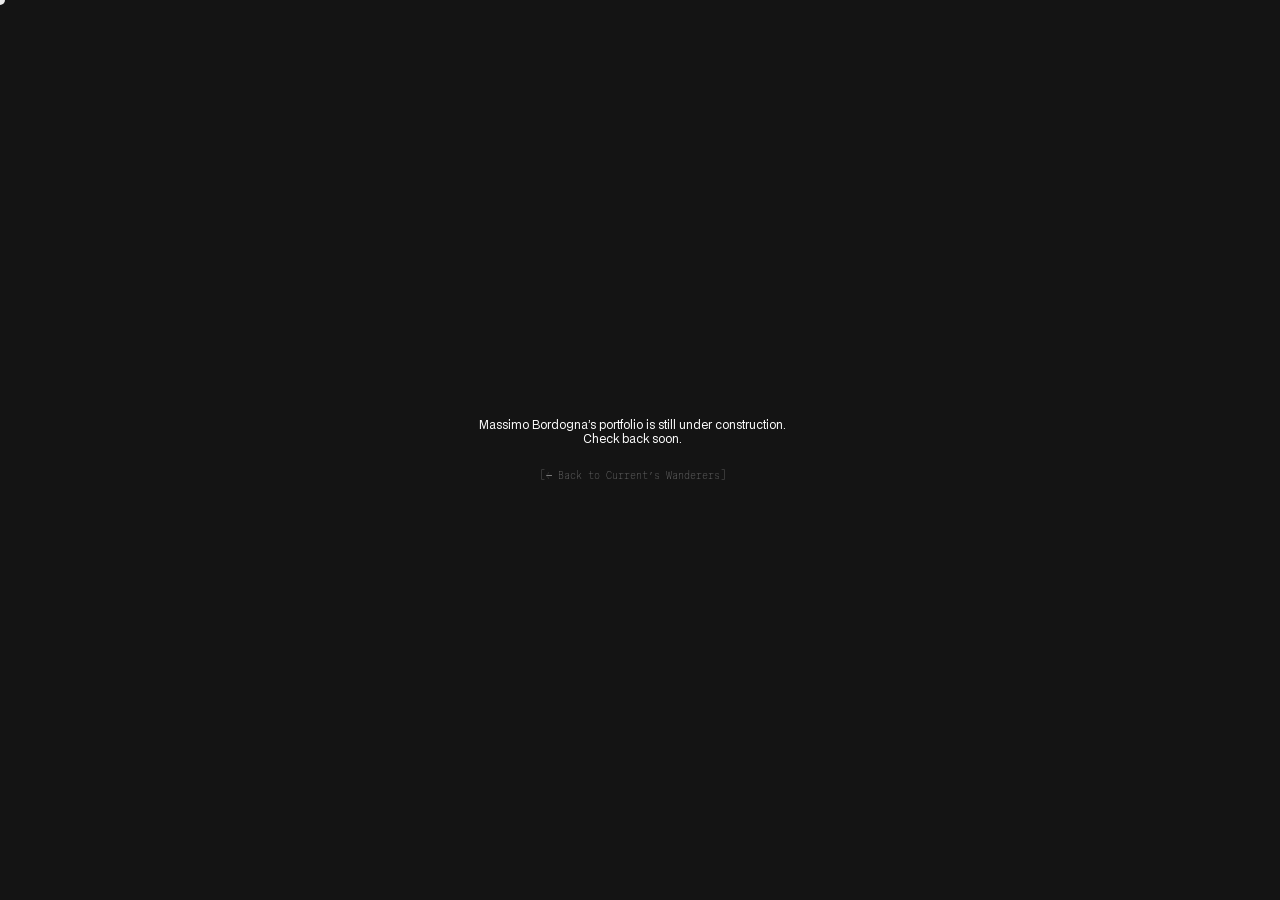
<file: portfolio.html>
<!DOCTYPE html>
<html lang="en" data-theme="dark">
<head>
  <meta charset="UTF-8">
  <meta name="viewport" content="width=device-width, initial-scale=1.0">
  <link rel="icon" type="image/png" href="favicon1.png?v=2">
  <title>Portfolio · Massimo Bordogna</title>
  <link rel="stylesheet" href="style.css">
  <style>
    /* ---- portfolio page specific: no thesis chrome, just a message + a way back ---- */
    .portfolio-content {
      position: absolute;
      left: var(--margin);
      right: var(--margin);
      top: 0;
      bottom: 0;
      display: flex;
      flex-direction: column;
      align-items: center;
      justify-content: center;
      gap: 1.5rem;
      text-align: center;
    }

    .portfolio-message {
      font-family: var(--body-font, 'BDO Grotesk', sans-serif);
      font-weight: var(--body-weight, 400);
      font-size: var(--serif-body);
      line-height: 1.1;
    }

    .portfolio-back {
      font-family: 'Paper Mono', monospace;
      font-weight: var(--mono-weight);
      font-size: var(--mono);
      color: var(--fg-dim);
    }
    .portfolio-back:hover {
      color: var(--fg);
    }

    @media (orientation: portrait) {
      .portfolio-content {
        position: static;
        height: 80vh;
      }
    }
  </style>
</head>
<body>

  <div class="page">

    <div class="portfolio-content stack-item">
      <p class="portfolio-message">Massimo Bordogna’s portfolio is still under construction.<br>Check back soon.</p>
      <a class="portfolio-back" id="portfolioBack" href="index.html">[← Back to Current’s Wanderers]</a>
    </div>

  </div>

  <script src="script.js"></script>
  <script>
    (function () {
      var params = new URLSearchParams(location.search);
      var from = params.get('from');
      var allowed = ['index.html', 'video-essays.html', 'written-thesis.html', 'documentation.html'];
      if (from && allowed.indexOf(from) !== -1) {
        document.getElementById('portfolioBack').href = from;
      }
    })();
  </script>
</body>
</html>
</file>
<file: style.css>
@font-face {
  font-family: 'BDO Grotesk';
  src: url('Fonts/BDOGrotesk-Regular.woff2') format('woff2');
  font-weight: 400;
  font-style: normal;
  font-display: swap;
  /* BDO's x-height is tall: scale it down so the sizes below stay balanced */
  size-adjust: 90%;
}
@font-face {
  font-family: 'BDO Grotesk';
  src: url('Fonts/BDOGrotesk-Medium.woff2') format('woff2');
  font-weight: 500;
  font-style: normal;
  font-display: swap;
  /* BDO's x-height is tall: scale it down so the sizes below stay balanced */
  size-adjust: 90%;
}
/* Apfel Grotezk, "Brukt" style (Collletttivo, SIL Open Font License 1.1): the Home title */
@font-face {
  font-family: 'Apfel Grotezk Brukt';
  src: url('Fonts/ApfelGrotezk-Brukt.woff2') format('woff2');
  font-weight: 400;
  font-style: normal;
  font-display: swap;
}
@font-face {
  font-family: 'Paper Mono';
  src: url('Fonts/PaperMono-Thin.woff2') format('woff2');
  font-weight: 100;
  font-style: normal;
  font-display: swap;
}
@font-face {
  font-family: 'Paper Mono';
  src: url('Fonts/PaperMono-Regular.woff2') format('woff2');
  font-weight: 400;
  font-style: normal;
  font-display: swap;
}

* { margin: 0; padding: 0; box-sizing: border-box; }

:root {
  --margin: 20px;
  --gutter: 20px;
  /* distance from the top edge to the credits (a tenth of --margin) */
  --credits-top: 2px;
  --drawer-ms: 450ms;
  --mono: clamp(11px, 0.9vw, 15px);
  /* gap between the top of the first menu item's box and its visible text:
     desktop content starts here so it lines up with that text */
  --nav-text-offset: calc(var(--mono) * 0.82);
  --mono-weight: 100;
  /* distance between any video/image and its caption */
  --caption-gap: 6px;
  --serif-title: clamp(32px, 3.66vw, 63px);
  --serif-body: calc(var(--mono) * 1.5);
  /* body copy + title: swap family/weight here to try other fonts */
  --body-font: 'BDO Grotesk', sans-serif;
  --body-weight: 400;
  --title-font: 'BDO Grotesk', sans-serif;
  --title-weight: 500;

  /* the site is dark only */
  color-scheme: dark;
  --bg: #141414;
  --fg: #fff;
  --fg-dim: rgba(255, 255, 255, 0.5);
  --media-bg: #7a7a7a;
}

html, body {
  height: 100%;
  overflow: hidden;
}

/* reserve the scrollbar's width on every page so switching between
   fixed and scrolling pages doesn't shift the layout sideways */
html {
  scrollbar-gutter: stable;
}

body {
  background: var(--bg);
  color: var(--fg);
  font-family: var(--body-font);
  transition: background 0.2s ease, color 0.2s ease;
}

a, a:visited, a:hover, a:active {
  color: inherit;
  text-decoration: none;
}

/* custom dot cursor (desktop/mouse only, native cursor stays on touch) */
@media (pointer: fine) {
  * {
    /* An invisible 16px image, with "none" as the fallback. A plain "none"
       makes Safari hide the cursor only "until the mouse moves", so the arrow
       comes back after a scroll, a key press, a window switch or a click that
       changes what is under the pointer, and stays until the mouse moves.
       An image cursor is never "re-shown" like that. */
    cursor: url("[data-uri]") 8 8, none !important;
  }
}

.cursor-dot {
  display: none;
  position: fixed;
  top: 0;
  left: 0;
  width: 10px;
  height: 10px;
  border-radius: 50%;
  /* white, blended by difference: on a dark background it reads white, on a
     white one black, in between it is the inverse of whatever lies under it */
  background: #fff;
  mix-blend-mode: difference;
  pointer-events: none;
  z-index: 9999;
  transform: translate(-50%, -50%);
  transition: transform 0.15s ease;
}
@media (pointer: fine) {
  .cursor-dot {
    display: block;
  }
}
.cursor-dot.is-hover {
  transform: translate(-50%, -50%) scale(1.25);
}

.page {
  position: relative;
  width: 100%;
  height: 100vh;
}

/* masthead title */
.title {
  position: absolute;
  left: var(--margin);
  right: var(--margin);
  top: 11.28vh;
  display: flex;
  align-items: baseline;
  font-family: var(--title-font);
  font-weight: var(--title-weight);
  font-size: var(--serif-title);
  line-height: 1.1;
}
.title .prefix {
  flex: 0 0 auto;
  white-space: nowrap;
}
/* Chapter numbers (menu entries and page titles) are not shown: just names.
   They stay in the markup so they can come back. */
.nav-num,
.title .prefix {
  display: none;
}
.title .rest {
  flex: 1 1 auto;
  min-width: 0;
}
.title .seg1,
.title .seg2 {
  white-space: nowrap;
}

/* credits, top right area */
.credits {
  position: absolute;
  left: calc(25% + 15px);
  right: var(--margin);
  top: var(--credits-top);
  font-family: 'Paper Mono', monospace;
  font-weight: var(--mono-weight);
  font-size: var(--mono);
  line-height: 1.1;
  color: var(--fg-dim);
}

/* the credits sit on the page's six-column grid: who and where (columns 1-2), the team (3-6), and under
   them, half a line below, exhibitions, acknowledgements and the fonts (columns 1-4). On a vertical
   screen the blocks follow one another, a blank line apart. The team is one line of text, entries
   separated by slashes, that wraps like normal text. */
.credits-inner {
  display: grid;
  grid-template-columns: minmax(0, 1fr);
  row-gap: 1.1em;
}
/* (the drawer sits inside the menu: it must not take the menu's nowrap, line height or link style) */
.site-nav .credits {
  white-space: normal;
  line-height: 1.1;
}
.site-nav .credits a,
.site-nav .credits a:hover {
  display: inline;
  width: auto;
  color: inherit;
  text-decoration: underline;
  text-decoration-thickness: 0.5px;
  text-underline-offset: 1px;               /* close to the letters, so that it stays clear of the line below */
}
@media (orientation: landscape) {
  .credits-inner {
    grid-template-columns: repeat(6, minmax(0, 1fr));
    column-gap: var(--gutter);
    row-gap: 0.55em;                       /* half a line between the blocks above and below */
  }
  .cr-id { grid-column: 1; grid-row: 1; }
  .cr-dept { grid-column: 2; grid-row: 1; }
  .cr-team { grid-column: 3 / 7; grid-row: 1; }
  .cr-exh { grid-column: 1; grid-row: 2; }
  .cr-ack { grid-column: 2; grid-row: 2; }
  .cr-fp { grid-column: 3; grid-row: 2; }
  .cr-fw { grid-column: 4; grid-row: 2; }
}

/* the credits drawer's pieces only exist in the horizontal layout */
.credits-toggle,
.credits-toggle-v,
.credits-backdrop {
  display: none;
}

/* left sidebar nav */
.site-nav {
  position: absolute;
  left: var(--margin);
  top: 22.47vh;
  font-family: 'Paper Mono', monospace;
  font-weight: var(--mono-weight);
  font-size: var(--mono);
  line-height: 2.4;
  white-space: nowrap;
}
.site-nav a {
  display: block;
  width: fit-content;
  color: var(--fg-dim);
}
.site-nav a.active {
  color: var(--fg);
}
.nav-toggle {
  display: none;
}

.site-nav a:hover {
  color: var(--fg);
}

/* footer at the very end of every page: mono text, centred lines on a phone,
   one line on the six-column grid in the horizontal layout (see below) */
.site-footer {
  margin-top: auto;
  padding: calc(var(--margin) * 3) var(--margin) calc(var(--margin) / 2);
  font-family: 'Paper Mono', monospace;
  font-weight: var(--mono-weight);
  font-size: var(--mono);
  line-height: 1.3;
  color: var(--fg-dim);
  text-align: center;
}

/* "under construction" note for pages that don't have content yet */
.construction-note {
  position: absolute;
  left: calc(25% + 15px);
  top: calc(22.47vh + var(--nav-text-offset));
  font-family: var(--body-font);
  font-weight: var(--body-weight);
  font-size: var(--serif-body);
  line-height: 1.1;
}

/* Fullscreen video player: the whole player goes fullscreen (so the controls and
   the cursor dot come with it) and the video is letterboxed, never cropped.
   The two selectors are separate rules on purpose: an unknown one would
   invalidate a combined rule in older browsers. */
.essay-video:fullscreen {
  background: #000;
}
.essay-video:fullscreen video {
  object-fit: contain;
}
.essay-video:-webkit-full-screen {
  background: #000;
}
.essay-video:-webkit-full-screen video {
  object-fit: contain;
}

/* The Portfolio link (not in use for now): top-left in the horizontal layout. */
.portfolio-top {
  display: none;
}
@media (orientation: landscape) {
  .portfolio-top {
    display: block;
    position: absolute;
    left: var(--margin);
    top: var(--credits-top);
    font-family: 'Paper Mono', monospace;
    font-weight: var(--mono-weight);
    font-size: var(--mono);
    line-height: 1.1;
    color: var(--fg-dim);
    white-space: nowrap;
  }
  .portfolio-top:hover {
    color: var(--fg);
  }
}

/* how far the credits drawer has pushed everything down (animated) */
@property --push {
  syntax: '<length>';
  inherits: true;
  initial-value: 0px;
}

/* ---- landscape: the menu is a bar across the top; its last column opens the
   credits drawer, which pushes the whole page down ---- */
@media (orientation: landscape) {
  :root {
    /* height of the top bar: one line of mono text with half a margin above it
       and a quarter of a margin (half of that) below it */
    --bar-h: calc(var(--margin) * 0.75 + var(--mono) * 1.1);
    /* where the content starts, under the bar */
    --content-top: calc(var(--bar-h) + var(--margin));
    --drawer-ms: 450ms;
    /* mono text is 15% smaller than the base size */
    --mono: calc(clamp(11px, 0.9vw, 15px) * 0.85);
    /* body copy (BDO Grotesk) stays at 1.1x the base mono size: it looks
       smaller than mono at the same size (its size-adjust is 90%) */
    --serif-body: calc(clamp(11px, 0.9vw, 15px) * 1.1);
    /* the drawer's natural height is measured by script.js */
    --drawer-h: 0px;
    transition: --push var(--drawer-ms) cubic-bezier(0.22, 0.8, 0.26, 1);
  }
  :root.credits-open {
    --push: var(--drawer-h);
  }

  .site-nav {
    position: fixed;
    top: var(--push);
    left: 0;
    right: 0;
    z-index: 40;
    height: var(--bar-h);
    padding: calc(var(--margin) / 2) var(--margin) calc(var(--margin) / 4);
    background: var(--bg);
    line-height: 1.1;
  }
  /* six equal columns across the window: the four entries take the first four;
     Credits sits at the right margin */
  .nav-list {
    display: grid;
    grid-template-columns: repeat(6, minmax(0, 1fr));
    column-gap: var(--gutter);
  }

  .credits-toggle {
    display: block;
    grid-column: 6;
    justify-self: end;
    width: fit-content;
    background: none;
    border: none;
    padding: 0;
    color: var(--fg-dim);
    font: inherit;
    line-height: inherit;
    white-space: nowrap;
    cursor: pointer;
    transition: color 0.2s ease;
  }
  .credits-toggle:hover,
  .credits-open .credits-toggle {
    color: var(--fg);
  }

  /* the drawer: fixed above the bar, as tall as the push */
  .credits {
    position: fixed;
    top: 0;
    left: 0;
    right: 0;
    z-index: 40;
    height: var(--push);
    overflow: hidden;
    background: #f5f5f5;
    color: #000;
    line-height: 1.1;
    visibility: hidden;
    transition: visibility 0s linear var(--drawer-ms);
  }
  .credits-open .credits {
    visibility: visible;
    transition-delay: 0s;
  }
  /* same distance from the drawer's edges as the menu has from the window's top */
  .credits-inner {
    /* the text starts at column 1 of the six-column grid */
    padding: calc(var(--margin) / 2) var(--margin);
  }

  /* invisible: clicking the page under the bar closes the drawer */
  .credits-backdrop {
    display: block;
    position: fixed;
    top: calc(var(--push) + var(--bar-h));
    left: 0;
    right: 0;
    bottom: 0;
    z-index: 30;
    pointer-events: none;
  }
  .credits-open .credits-backdrop {
    pointer-events: auto;
  }

  /* the big page titles are not shown here: the menu already names the page */
  .title {
    display: none;
  }
}

@media (prefers-reduced-motion: reduce) {
  :root {
    --drawer-ms: 1ms;
  }
}

/* ---- landscape footer: one line on the grid: name in column 1, "Project
   concluded" in column 2, the school in column 4 ---- */
@media (orientation: landscape) {
  .site-footer {
    display: grid;
    grid-template-columns: repeat(6, minmax(0, 1fr));
    column-gap: var(--gutter);
    text-align: left;
    white-space: nowrap;
  }
  .site-footer p:nth-child(1) { grid-column: 1; }
  .site-footer p:nth-child(2) { grid-column: 2; }
  .site-footer p:nth-child(3) { grid-column: 4; }
}

/* ---- portrait: single column, no absolute grid ---- */
@media (orientation: portrait) {
  html, body {
    height: auto;
  }
  html {
    overflow-y: auto;
  }
  body {
    overflow: visible;
  }

  .page {
    height: auto;
    display: flex;
    flex-direction: column;
    gap: 1.25rem;
    padding: var(--margin);
    padding-top: var(--credits-top);
  }

  .credits,
  .site-nav,
  .stack-item {
    position: static;
    left: auto;
    right: auto;
    top: auto;
    bottom: auto;
    width: auto;
  }

  /* the menu line sits at the top: [Menu] on the left, [Credits] on the right; the credits drawer opens
     above them, pushing the menu and the page down, as in the horizontal layout */
  .site-nav {
    order: -3;                       /* the menu line is the first thing on the page, above the title, as in the horizontal layout */
    margin-bottom: -1rem;            /* (halves the menu -> title distance: flex gap 20px + title padding) */
    display: flex;
    flex-wrap: wrap;
    justify-content: space-between;
    align-items: baseline;
  }
  .credits-toggle-v {
    display: block;
    background: none;
    border: none;
    padding: 0;
    color: var(--fg-dim);
    font: inherit;
    line-height: inherit;
    cursor: pointer;
    transition: color 0.2s ease;
  }
  .credits-toggle-v:hover,
  .credits-open .credits-toggle-v {
    color: var(--fg);
  }
  .nav-list {
    order: 3;
    flex: 0 0 100%;
  }
  .credits {
    order: -1;                       /* above the menu line, as in the horizontal layout */
    flex: 0 0 100%;
    height: 0;
    margin-bottom: 0;
    overflow: hidden;
    background: #f5f5f5;
    color: #000;
    visibility: hidden;
    transition: height var(--drawer-ms) cubic-bezier(0.22, 0.8, 0.26, 1),
                margin-bottom var(--drawer-ms) cubic-bezier(0.22, 0.8, 0.26, 1),
                visibility 0s linear var(--drawer-ms);
  }
  .credits-open .credits {
    height: var(--drawer-h);
    margin-bottom: 0.5rem;
    visibility: visible;
    transition-delay: 0s;
  }
  /* two columns: who and where, the team across both, then the rest two by two */
  .credits-inner {
    padding: 0.75rem;
    grid-template-columns: repeat(2, minmax(0, 1fr));
    column-gap: var(--gutter);
  }
  .cr-team {
    grid-column: 1 / 3;
  }
  .title {
    order: -1;
    display: block;
    /* pins to the top edge on scroll, covering the credits (which
       sit above it in flow) as they scroll out of view */
    position: sticky;
    left: auto;
    right: auto;
    bottom: auto;
    top: 0;
    z-index: 10;
    width: auto;
    margin: 0 calc(-1 * var(--margin));
    padding: 0.75rem var(--margin);
    background: var(--bg);
  }
  .title .prefix,
  .title .dot {
    display: none;
  }
  .title .rest {
    display: inline;
  }
  .title .seg1 {
    white-space: normal;
  }
  .title .seg2 {
    display: block;
    white-space: normal;
  }

  .site-nav .nav-num {
    display: none;
  }

  .site-nav a {
    display: block;
  }

  .nav-toggle {
    display: block;
    background: none;
    border: none;
    color: var(--fg-dim);
    font-family: inherit;
    font-weight: inherit;
    font-size: inherit;
    line-height: inherit;
    cursor: pointer;
    padding: 0;
    text-align: left;
  }
  .nav-toggle:hover {
    color: var(--fg);
  }

  .nav-list {
    display: none;
    margin-top: 0.5rem;
  }
  .nav-list.open {
    display: block;
  }
}
</file>
